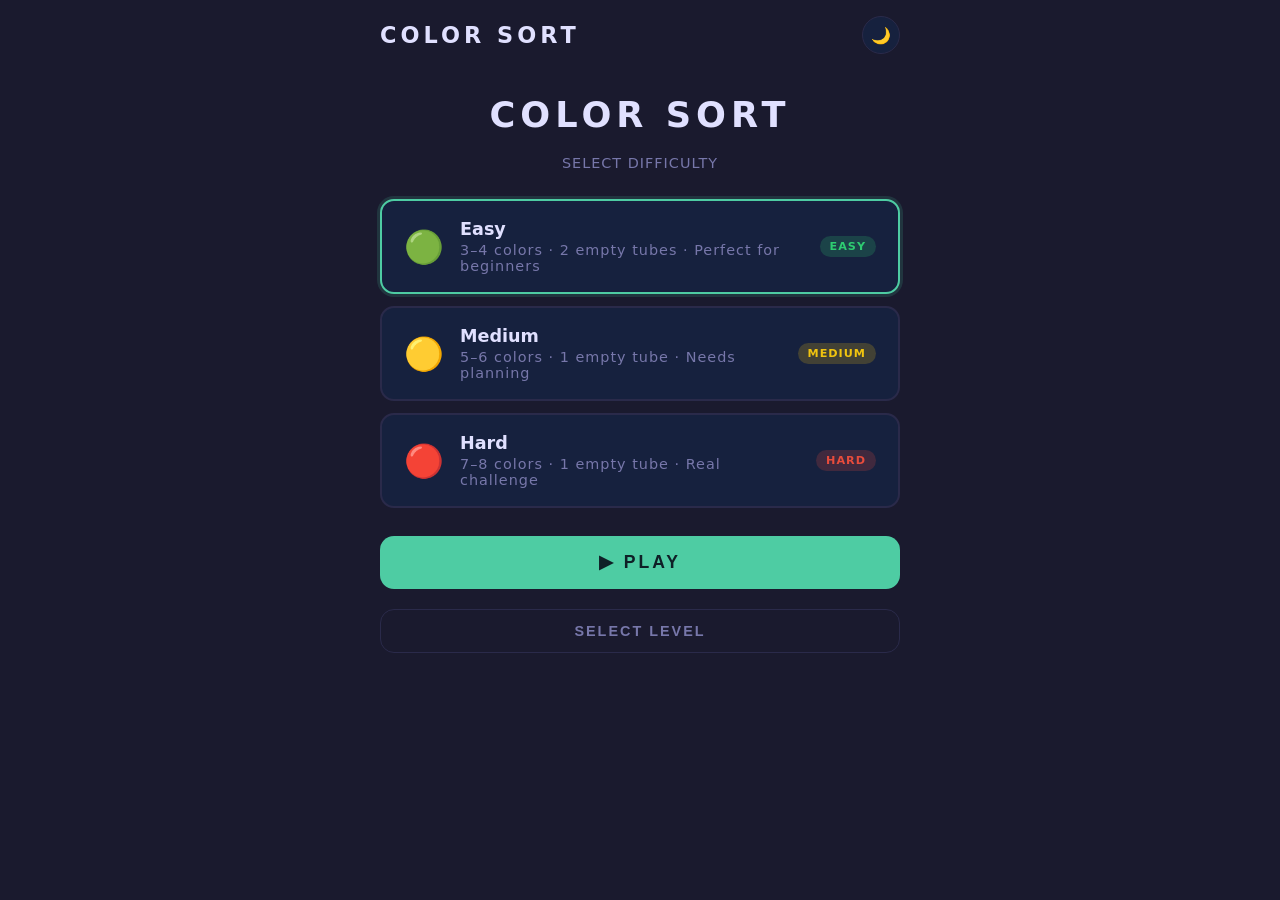
<file: color-sort-game/index.html>
<!DOCTYPE html>
<html lang="en" data-theme="dark">
<head>
  <meta charset="UTF-8" />
  <meta name="viewport" content="width=device-width, initial-scale=1.0, user-scalable=no" />
  <title>Color Sort Puzzle</title>
  <style>
    /* ── THEME VARIABLES ─────────────────────────────── */
    :root {
      --bg:        #1a1a2e;
      --surface:   #16213e;
      --surface2:  #0f3460;
      --border:    #2a2a4a;
      --text:      #e0e0ff;
      --subtext:   #7777aa;
      --accent:    #4ecca3;
      --tube-bg:   rgba(255,255,255,0.04);
      --tube-border: #3a3a6a;
      --btn-bg:    #16213e;
      --btn-text:  #aaa;
      --shadow:    rgba(0,0,0,0.4);
      --overlay:   rgba(0,0,0,0.88);
    }
    [data-theme="light"] {
      --bg:        #f0f4ff;
      --surface:   #ffffff;
      --surface2:  #e0e8ff;
      --border:    #c0c8e8;
      --text:      #1a1a3e;
      --subtext:   #6666aa;
      --accent:    #2aaa83;
      --tube-bg:   rgba(0,0,0,0.04);
      --tube-border: #aab0d8;
      --btn-bg:    #e0e8ff;
      --btn-text:  #333;
      --shadow:    rgba(0,0,0,0.15);
      --overlay:   rgba(255,255,255,0.92);
    }

    /* ── RESET & BASE ────────────────────────────────── */
    *, *::before, *::after { margin: 0; padding: 0; box-sizing: border-box; }

    body {
      background: var(--bg);
      color: var(--text);
      font-family: 'Segoe UI', system-ui, sans-serif;
      min-height: 100vh;
      display: flex;
      flex-direction: column;
      align-items: center;
      transition: background 0.3s, color 0.3s;
      overflow-x: hidden;
    }

    /* ── TOP BAR ─────────────────────────────────────── */
    #top-bar {
      width: 100%;
      max-width: 560px;
      display: flex;
      align-items: center;
      justify-content: space-between;
      padding: 16px 20px 0;
    }

    #top-bar h1 {
      font-size: 1.4rem;
      letter-spacing: 4px;
      font-weight: 800;
      text-transform: uppercase;
    }

    .icon-btn {
      background: var(--btn-bg);
      border: 1px solid var(--border);
      color: var(--text);
      width: 38px; height: 38px;
      border-radius: 50%;
      font-size: 1rem;
      cursor: pointer;
      display: flex; align-items: center; justify-content: center;
      transition: background 0.2s, transform 0.1s;
    }
    .icon-btn:active { transform: scale(0.92); }

    /* ── SCREENS ─────────────────────────────────────── */
    .screen {
      display: none;
      flex-direction: column;
      align-items: center;
      width: 100%;
      max-width: 560px;
      padding: 16px 20px 32px;
    }
    .screen.active { display: flex; }

    /* ── HOME / DIFFICULTY SELECT ────────────────────── */
    #screen-home {
      gap: 20px;
      padding-top: 40px;
    }

    #screen-home h2 {
      font-size: 2.2rem;
      letter-spacing: 5px;
      font-weight: 900;
    }

    #screen-home p {
      color: var(--subtext);
      font-size: 0.9rem;
      letter-spacing: 1px;
    }

    .diff-cards {
      display: flex;
      flex-direction: column;
      gap: 12px;
      width: 100%;
      margin-top: 8px;
    }

    .diff-card {
      background: var(--surface);
      border: 2px solid var(--border);
      border-radius: 14px;
      padding: 18px 22px;
      cursor: pointer;
      transition: border-color 0.2s, transform 0.15s, box-shadow 0.2s;
      display: flex;
      align-items: center;
      gap: 16px;
    }
    .diff-card:hover, .diff-card.selected {
      border-color: var(--accent);
      box-shadow: 0 0 0 3px rgba(78,204,163,0.15);
    }
    .diff-card:active { transform: scale(0.98); }

    .diff-icon { font-size: 2rem; }

    .diff-info { flex: 1; }
    .diff-info h3 { font-size: 1.1rem; margin-bottom: 3px; }
    .diff-info p  { font-size: 0.78rem; color: var(--subtext); }

    .diff-badge {
      font-size: 0.7rem;
      font-weight: 700;
      padding: 4px 10px;
      border-radius: 20px;
      letter-spacing: 1px;
    }
    .badge-easy   { background: #2ecc7133; color: #2ecc71; }
    .badge-medium { background: #f1c40f33; color: #f1c40f; }
    .badge-hard   { background: #e74c3c33; color: #e74c3c; }

    #btn-play {
      margin-top: 8px;
      width: 100%;
      padding: 16px;
      border: none;
      border-radius: 14px;
      background: var(--accent);
      color: #0f2027;
      font-size: 1.1rem;
      font-weight: 800;
      letter-spacing: 3px;
      cursor: pointer;
      transition: opacity 0.2s, transform 0.1s;
    }
    #btn-play:active { transform: scale(0.97); }

    #btn-levels-home {
      width: 100%;
      padding: 13px;
      border: 1.5px solid var(--border);
      border-radius: 14px;
      background: transparent;
      color: var(--subtext);
      font-size: 0.9rem;
      font-weight: 600;
      letter-spacing: 2px;
      cursor: pointer;
      transition: border-color 0.2s;
    }
    #btn-levels-home:hover { border-color: var(--accent); color: var(--text); }

    /* ── LEVEL SELECT ────────────────────────────────── */
    #screen-levels { gap: 16px; }

    #screen-levels h2 {
      font-size: 1.3rem;
      letter-spacing: 3px;
      margin-top: 8px;
    }

    .level-grid {
      display: grid;
      grid-template-columns: repeat(5, 1fr);
      gap: 10px;
      width: 100%;
    }

    .level-cell {
      aspect-ratio: 1;
      border-radius: 12px;
      border: 2px solid var(--border);
      background: var(--surface);
      display: flex;
      flex-direction: column;
      align-items: center;
      justify-content: center;
      cursor: pointer;
      transition: border-color 0.2s, transform 0.15s;
      font-weight: 700;
      font-size: 1rem;
      position: relative;
    }
    .level-cell:hover:not(.locked) { border-color: var(--accent); transform: scale(1.05); }
    .level-cell.locked { opacity: 0.35; cursor: not-allowed; }
    .level-cell.completed { border-color: var(--accent); }
    .level-cell.completed::after {
      content: '✓';
      position: absolute;
      top: 3px; right: 6px;
      font-size: 0.65rem;
      color: var(--accent);
    }

    .level-best {
      font-size: 0.55rem;
      color: var(--subtext);
      margin-top: 2px;
    }

    #btn-back-home {
      width: 100%;
      padding: 13px;
      border: 1.5px solid var(--border);
      border-radius: 14px;
      background: transparent;
      color: var(--subtext);
      font-size: 0.9rem;
      font-weight: 600;
      letter-spacing: 2px;
      cursor: pointer;
    }

    /* ── GAME SCREEN ─────────────────────────────────── */
    #screen-game { gap: 0; padding-top: 12px; }

    #game-meta {
      width: 100%;
      display: flex;
      justify-content: space-between;
      align-items: center;
      padding: 0 4px;
      margin-bottom: 20px;
    }

    .meta-pill {
      background: var(--surface);
      border: 1px solid var(--border);
      border-radius: 20px;
      padding: 6px 14px;
      font-size: 0.78rem;
      letter-spacing: 1px;
      color: var(--subtext);
    }
    .meta-pill span { color: var(--text); font-weight: 700; }

    /* ── TUBES ───────────────────────────────────────── */
    #game-board {
      display: flex;
      flex-wrap: wrap;
      justify-content: center;
      gap: 14px;
      width: 100%;
      padding: 8px 4px;
    }

    .tube-wrapper {
      display: flex;
      flex-direction: column;
      align-items: center;
      cursor: pointer;
      position: relative;
    }

    /* Open top rim */
    .tube-top {
      width: 46px;
      height: 10px;
      border-left: 3px solid var(--tube-border);
      border-right: 3px solid var(--tube-border);
      background: transparent;
      transition: border-color 0.15s;
    }

    .tube {
      width: 46px;
      height: 160px;
      border: 3px solid var(--tube-border);
      border-top: none;
      border-radius: 0 0 23px 23px;
      display: flex;
      flex-direction: column-reverse;
      overflow: hidden;
      background: var(--tube-bg);
      transition: border-color 0.15s;
      position: relative;
    }

    .tube-wrapper.selected .tube,
    .tube-wrapper.selected .tube-top {
      border-color: #ffffff;
    }
    [data-theme="light"] .tube-wrapper.selected .tube,
    [data-theme="light"] .tube-wrapper.selected .tube-top {
      border-color: #1a1a3e;
    }

    .tube-wrapper.selected {
      transform: translateY(-14px);
      transition: transform 0.18s ease;
    }
    .tube-wrapper:not(.selected) {
      transform: translateY(0);
      transition: transform 0.18s ease;
    }

    .tube-wrapper.valid-target .tube,
    .tube-wrapper.valid-target .tube-top {
      border-color: var(--accent);
    }

    .block {
      width: 100%;
      height: 38px;
      flex-shrink: 0;
      transition: opacity 0.15s;
    }

    /* Pour animation */
    @keyframes pour-in {
      0%   { transform: scaleY(0); opacity: 0; }
      60%  { transform: scaleY(1.1); }
      100% { transform: scaleY(1); opacity: 1; }
    }
    .block.pour-anim {
      animation: pour-in 0.22s ease forwards;
      transform-origin: top;
    }

    /* ── GAME BUTTONS ────────────────────────────────── */
    #game-buttons {
      display: flex;
      gap: 10px;
      margin-top: 28px;
      width: 100%;
      justify-content: center;
    }

    .game-btn {
      padding: 10px 22px;
      border-radius: 10px;
      border: 1.5px solid var(--border);
      background: var(--btn-bg);
      color: var(--btn-text);
      font-size: 0.85rem;
      font-weight: 600;
      letter-spacing: 1px;
      cursor: pointer;
      transition: border-color 0.2s, transform 0.1s;
    }
    .game-btn:hover { border-color: var(--accent); }
    .game-btn:active { transform: scale(0.95); }

    #btn-back-game {
      padding: 10px 16px;
      border-radius: 10px;
      border: 1.5px solid var(--border);
      background: transparent;
      color: var(--subtext);
      font-size: 0.85rem;
      cursor: pointer;
      transition: border-color 0.2s;
    }

    /* ── WIN OVERLAY ─────────────────────────────────── */
    #win-screen {
      display: none;
      position: fixed;
      inset: 0;
      background: var(--overlay);
      flex-direction: column;
      align-items: center;
      justify-content: center;
      gap: 14px;
      z-index: 200;
    }
    #win-screen.show { display: flex; }

    #win-screen .win-emoji { font-size: 3.5rem; }

    #win-screen h2 {
      font-size: 2rem;
      letter-spacing: 5px;
      color: var(--accent);
    }

    .win-stats {
      display: flex;
      gap: 24px;
    }

    .win-stat {
      background: var(--surface);
      border: 1px solid var(--border);
      border-radius: 12px;
      padding: 12px 20px;
      text-align: center;
    }
    .win-stat .stat-val { font-size: 1.4rem; font-weight: 800; color: var(--accent); }
    .win-stat .stat-label { font-size: 0.7rem; color: var(--subtext); letter-spacing: 1px; }

    .win-buttons { display: flex; gap: 10px; margin-top: 8px; }

    #btn-next {
      padding: 14px 32px;
      border: none;
      border-radius: 12px;
      background: var(--accent);
      color: #0f2027;
      font-size: 1rem;
      font-weight: 800;
      letter-spacing: 2px;
      cursor: pointer;
      transition: opacity 0.2s;
    }
    #btn-next:hover { opacity: 0.85; }

    #btn-retry {
      padding: 14px 20px;
      border: 1.5px solid var(--border);
      border-radius: 12px;
      background: transparent;
      color: var(--subtext);
      font-size: 1rem;
      font-weight: 600;
      cursor: pointer;
    }

    /* ── DIFF INDICATOR IN GAME ──────────────────────── */
    .diff-dot {
      width: 8px; height: 8px;
      border-radius: 50%;
      display: inline-block;
      margin-right: 5px;
    }
    .dot-easy   { background: #2ecc71; }
    .dot-medium { background: #f1c40f; }
    .dot-hard   { background: #e74c3c; }

    /* ── RESPONSIVE ──────────────────────────────────── */
    @media (max-width: 400px) {
      .tube { width: 40px; height: 144px; }
      .tube-top { width: 40px; }
      .block { height: 34px; }
      #game-board { gap: 10px; }
    }
  </style>
</head>
<body>

  <!-- TOP BAR (always visible) -->
  <div id="top-bar">
    <h1>Color Sort</h1>
    <div style="display:flex;gap:8px;">
      <button class="icon-btn" id="btn-theme" title="Toggle theme">🌙</button>
    </div>
  </div>

  <!-- ── SCREEN: HOME ── -->
  <div class="screen active" id="screen-home">
    <h2>COLOR SORT</h2>
    <p>SELECT DIFFICULTY</p>

    <div class="diff-cards">
      <div class="diff-card selected" data-diff="easy">
        <div class="diff-icon">🟢</div>
        <div class="diff-info">
          <h3>Easy</h3>
          <p>3–4 colors · 2 empty tubes · Perfect for beginners</p>
        </div>
        <span class="diff-badge badge-easy">EASY</span>
      </div>
      <div class="diff-card" data-diff="medium">
        <div class="diff-icon">🟡</div>
        <div class="diff-info">
          <h3>Medium</h3>
          <p>5–6 colors · 1 empty tube · Needs planning</p>
        </div>
        <span class="diff-badge badge-medium">MEDIUM</span>
      </div>
      <div class="diff-card" data-diff="hard">
        <div class="diff-icon">🔴</div>
        <div class="diff-info">
          <h3>Hard</h3>
          <p>7–8 colors · 1 empty tube · Real challenge</p>
        </div>
        <span class="diff-badge badge-hard">HARD</span>
      </div>
    </div>

    <button id="btn-play">▶ PLAY</button>
    <button id="btn-levels-home">SELECT LEVEL</button>
  </div>

  <!-- ── SCREEN: LEVEL SELECT ── -->
  <div class="screen" id="screen-levels">
    <h2>SELECT LEVEL</h2>
    <div class="level-grid" id="level-grid"></div>
    <button id="btn-back-home">← BACK</button>
  </div>

  <!-- ── SCREEN: GAME ── -->
  <div class="screen" id="screen-game">
    <div id="game-meta">
      <div class="meta-pill">LV <span id="meta-level">1</span></div>
      <div class="meta-pill">
        <span class="diff-dot" id="diff-dot"></span><span id="meta-diff">EASY</span>
      </div>
      <div class="meta-pill">MOVES <span id="meta-moves">0</span></div>
      <div class="meta-pill">BEST <span id="meta-best">–</span></div>
    </div>

    <div id="game-board"></div>

    <div id="game-buttons">
      <button id="btn-back-game">⬅</button>
      <button class="game-btn" id="btn-undo">↩ UNDO</button>
      <button class="game-btn" id="btn-restart">↺ RESTART</button>
    </div>
  </div>

  <!-- ── WIN OVERLAY ── -->
  <div id="win-screen">
    <div class="win-emoji">🎉</div>
    <h2>SOLVED!</h2>
    <div class="win-stats">
      <div class="win-stat">
        <div class="stat-val" id="win-moves">0</div>
        <div class="stat-label">MOVES</div>
      </div>
      <div class="win-stat">
        <div class="stat-val" id="win-best">–</div>
        <div class="stat-label">BEST</div>
      </div>
    </div>
    <div class="win-buttons">
      <button id="btn-retry">↺ RETRY</button>
      <button id="btn-next">NEXT →</button>
    </div>
  </div>

<script>
// ── AUDIO (Web Audio API — no files needed) ──────────────
const AC = new (window.AudioContext || window.webkitAudioContext)();

function playTone(freq, type='sine', dur=0.08, vol=0.18) {
  try {
    const o = AC.createOscillator();
    const g = AC.createGain();
    o.connect(g); g.connect(AC.destination);
    o.type = type; o.frequency.value = freq;
    g.gain.setValueAtTime(vol, AC.currentTime);
    g.gain.exponentialRampToValueAtTime(0.001, AC.currentTime + dur);
    o.start(); o.stop(AC.currentTime + dur);
  } catch(e) {}
}

function sfxSelect()  { playTone(520, 'sine', 0.07, 0.12); }
function sfxPour()    { playTone(440, 'triangle', 0.12, 0.15); playTone(480, 'triangle', 0.1, 0.1); }
function sfxError()   { playTone(220, 'sawtooth', 0.1, 0.12); }
function sfxWin()     {
  [523,659,784,1047].forEach((f,i) =>
    setTimeout(() => playTone(f, 'sine', 0.18, 0.2), i * 120));
}

// Resume AudioContext on first interaction
document.addEventListener('click', () => { if(AC.state === 'suspended') AC.resume(); }, { once: true });

// ── COLORS ───────────────────────────────────────────────
const COLORS = {
  red:    '#e74c3c', blue:   '#3498db', green:  '#2ecc71',
  yellow: '#f1c40f', purple: '#9b59b6', orange: '#e67e22',
  pink:   '#e91e8c', teal:   '#1abc9c',
};
const COLOR_KEYS = Object.keys(COLORS);

// ── DIFFICULTY CONFIGS ────────────────────────────────────
const DIFF = {
  easy:   { label: 'EASY',   dot: 'dot-easy',   levels: 20, configs: [
    { colors:3,tubeSize:4,extra:2 },{ colors:3,tubeSize:4,extra:2 },
    { colors:4,tubeSize:4,extra:2 },{ colors:4,tubeSize:4,extra:2 },
    { colors:4,tubeSize:4,extra:2 },{ colors:4,tubeSize:4,extra:2 },
    { colors:4,tubeSize:4,extra:2 },{ colors:4,tubeSize:4,extra:2 },
  ]},
  medium: { label: 'MEDIUM', dot: 'dot-medium', levels: 20, configs: [
    { colors:4,tubeSize:4,extra:1 },{ colors:5,tubeSize:4,extra:1 },
    { colors:5,tubeSize:4,extra:1 },{ colors:6,tubeSize:4,extra:1 },
    { colors:6,tubeSize:4,extra:1 },{ colors:6,tubeSize:4,extra:1 },
  ]},
  hard:   { label: 'HARD',   dot: 'dot-hard',   levels: 20, configs: [
    { colors:6,tubeSize:4,extra:1 },{ colors:7,tubeSize:4,extra:1 },
    { colors:7,tubeSize:4,extra:1 },{ colors:8,tubeSize:4,extra:1 },
    { colors:8,tubeSize:4,extra:1 },{ colors:8,tubeSize:4,extra:1 },
  ]},
};

// ── STATE ─────────────────────────────────────────────────
let difficulty   = 'easy';
let currentLevel = 1;
let tubes        = [];
let TUBE_SIZE    = 4;
let selectedIdx  = null;
let moves        = 0;
let history      = [];

// ── STORAGE ───────────────────────────────────────────────
function storageKey(diff, lvl) { return `cs_${diff}_${lvl}`; }

function getBest(diff, lvl) {
  return parseInt(localStorage.getItem(storageKey(diff, lvl))) || null;
}

function setBest(diff, lvl, val) {
  const cur = getBest(diff, lvl);
  if (!cur || val < cur) localStorage.setItem(storageKey(diff, lvl), val);
}

function isUnlocked(diff, lvl) {
  if (lvl === 1) return true;
  return getBest(diff, lvl - 1) !== null;
}

// ── THEME ─────────────────────────────────────────────────
let theme = localStorage.getItem('cs_theme') || 'dark';
applyTheme(theme);

function applyTheme(t) {
  theme = t;
  document.documentElement.setAttribute('data-theme', t);
  document.getElementById('btn-theme').textContent = t === 'dark' ? '🌙' : '☀️';
  localStorage.setItem('cs_theme', t);
}

document.getElementById('btn-theme').addEventListener('click', () => {
  applyTheme(theme === 'dark' ? 'light' : 'dark');
});

// ── SCREEN NAVIGATION ─────────────────────────────────────
function showScreen(id) {
  document.querySelectorAll('.screen').forEach(s => s.classList.remove('active'));
  document.getElementById(id).classList.add('active');
}

// ── DIFFICULTY SELECTION ──────────────────────────────────
document.querySelectorAll('.diff-card').forEach(card => {
  card.addEventListener('click', () => {
    document.querySelectorAll('.diff-card').forEach(c => c.classList.remove('selected'));
    card.classList.add('selected');
    difficulty = card.dataset.diff;
    sfxSelect();
  });
});

document.getElementById('btn-play').addEventListener('click', () => {
  currentLevel = 1;
  startLevel(currentLevel);
});

// ── LEVEL SELECT ──────────────────────────────────────────
document.getElementById('btn-levels-home').addEventListener('click', () => {
  renderLevelGrid();
  showScreen('screen-levels');
});

document.getElementById('btn-back-home').addEventListener('click', () => {
  showScreen('screen-home');
});

function renderLevelGrid() {
  const grid = document.getElementById('level-grid');
  grid.innerHTML = '';
  const total = DIFF[difficulty].levels;

  for (let i = 1; i <= total; i++) {
    const cell = document.createElement('div');
    cell.className = 'level-cell';
    const unlocked = isUnlocked(difficulty, i);
    const best     = getBest(difficulty, i);

    if (!unlocked) cell.classList.add('locked');
    if (best)      cell.classList.add('completed');

    cell.innerHTML = `
      ${unlocked ? i : '🔒'}
      ${best ? `<div class="level-best">⭐ ${best}</div>` : ''}
    `;

    if (unlocked) {
      cell.addEventListener('click', () => {
        sfxSelect();
        currentLevel = i;
        startLevel(i);
      });
    }
    grid.appendChild(cell);
  }
}

// ── LEVEL GENERATION ──────────────────────────────────────
function getLevelConfig(lvl) {
  const cfgs = DIFF[difficulty].configs;
  return cfgs[Math.min(lvl - 1, cfgs.length - 1)];
}

function generateLevel(lvl) {
  const cfg = getLevelConfig(lvl);
  const { colors, tubeSize, extra } = cfg;
  let all = [];
  for (let i = 0; i < colors; i++)
    for (let j = 0; j < tubeSize; j++)
      all.push(COLOR_KEYS[i]);
  all = shuffle(all);
  const result = [];
  for (let i = 0; i < colors; i++)
    result.push(all.slice(i * tubeSize, (i + 1) * tubeSize));
  for (let i = 0; i < extra; i++)
    result.push([]);
  return { tubes: result, tubeSize };
}

function shuffle(arr) {
  const a = [...arr];
  for (let i = a.length - 1; i > 0; i--) {
    const j = Math.floor(Math.random() * (i + 1));
    [a[i], a[j]] = [a[j], a[i]];
  }
  return a;
}

// ── START LEVEL ───────────────────────────────────────────
function startLevel(lvl) {
  const gen = generateLevel(lvl);
  tubes      = gen.tubes;
  TUBE_SIZE  = gen.tubeSize;
  selectedIdx = null;
  moves       = 0;
  history     = [];

  const d = DIFF[difficulty];
  document.getElementById('meta-level').textContent = lvl;
  document.getElementById('meta-diff').textContent  = d.label;
  document.getElementById('diff-dot').className     = `diff-dot ${d.dot}`;
  document.getElementById('meta-moves').textContent = 0;

  const best = getBest(difficulty, lvl);
  document.getElementById('meta-best').textContent = best || '–';

  document.getElementById('win-screen').classList.remove('show');
  showScreen('screen-game');
  render();
}

// ── LOGIC ─────────────────────────────────────────────────
function topColor(tube) { return tube.length ? tube[tube.length - 1] : null; }

function canPour(from, to) {
  if (!from.length)           return false;
  if (to.length >= TUBE_SIZE) return false;
  if (!to.length)             return true;
  return topColor(from) === topColor(to);
}

function pour(fromIdx, toIdx) {
  const from = tubes[fromIdx], to = tubes[toIdx];
  if (!canPour(from, to)) return false;
  history.push(tubes.map(t => [...t]));
  const color = topColor(from);
  while (from.length && topColor(from) === color && to.length < TUBE_SIZE)
    to.push(from.pop());
  moves++;
  document.getElementById('meta-moves').textContent = moves;
  return true;
}

function isSolved(tube) {
  if (!tube.length) return true;
  if (tube.length !== TUBE_SIZE) return false;
  return tube.every(c => c === tube[0]);
}

function checkWin() { return tubes.every(isSolved); }

// ── RENDER ────────────────────────────────────────────────
function render(animToIdx = null) {
  const board = document.getElementById('game-board');
  board.innerHTML = '';

  tubes.forEach((tube, idx) => {
    const wrapper = document.createElement('div');
    wrapper.className = 'tube-wrapper';
    if (idx === selectedIdx)                                        wrapper.classList.add('selected');
    else if (selectedIdx !== null && canPour(tubes[selectedIdx], tube)) wrapper.classList.add('valid-target');

    // Open top rim
    const top = document.createElement('div');
    top.className = 'tube-top';
    wrapper.appendChild(top);

    // Tube body
    const tubeEl = document.createElement('div');
    tubeEl.className = 'tube';

    tube.forEach((color, bi) => {
      const block = document.createElement('div');
      block.className = 'block';
      if (idx === animToIdx && bi >= tube.length - 1) block.classList.add('pour-anim');
      block.style.background = COLORS[color];
      tubeEl.appendChild(block);
    });

    wrapper.appendChild(tubeEl);
    wrapper.addEventListener('click', () => handleClick(idx));
    board.appendChild(wrapper);
  });
}

// ── INPUT ─────────────────────────────────────────────────
function handleClick(idx) {
  if (selectedIdx === null) {
    if (tubes[idx].length) { selectedIdx = idx; sfxSelect(); render(); }
  } else if (idx === selectedIdx) {
    selectedIdx = null; render();
  } else if (canPour(tubes[selectedIdx], tubes[idx])) {
    const toIdx = idx;
    pour(selectedIdx, toIdx);
    selectedIdx = null;
    sfxPour();
    render(toIdx);
    if (checkWin()) setTimeout(showWin, 350);
  } else {
    sfxError();
    if (tubes[idx].length) { selectedIdx = idx; render(); }
    else { selectedIdx = null; render(); }
  }
}

// ── WIN ───────────────────────────────────────────────────
function showWin() {
  setBest(difficulty, currentLevel, moves);
  const best = getBest(difficulty, currentLevel);
  document.getElementById('win-moves').textContent = moves;
  document.getElementById('win-best').textContent  = best || moves;
  document.getElementById('win-screen').classList.add('show');
  sfxWin();
}

// ── BUTTONS ───────────────────────────────────────────────
document.getElementById('btn-undo').addEventListener('click', () => {
  if (!history.length) return;
  tubes = history.pop();
  moves = Math.max(0, moves - 1);
  selectedIdx = null;
  document.getElementById('meta-moves').textContent = moves;
  sfxSelect();
  render();
});

document.getElementById('btn-restart').addEventListener('click', () => {
  sfxSelect();
  startLevel(currentLevel);
});

document.getElementById('btn-back-game').addEventListener('click', () => {
  selectedIdx = null;
  showScreen('screen-home');
});

document.getElementById('btn-next').addEventListener('click', () => {
  document.getElementById('win-screen').classList.remove('show');
  const maxLevels = DIFF[difficulty].levels;
  if (currentLevel < maxLevels) {
    currentLevel++;
    startLevel(currentLevel);
  } else {
    showScreen('screen-home');
  }
});

document.getElementById('btn-retry').addEventListener('click', () => {
  document.getElementById('win-screen').classList.remove('show');
  startLevel(currentLevel);
});
</script>
</body>
</html>
</file>
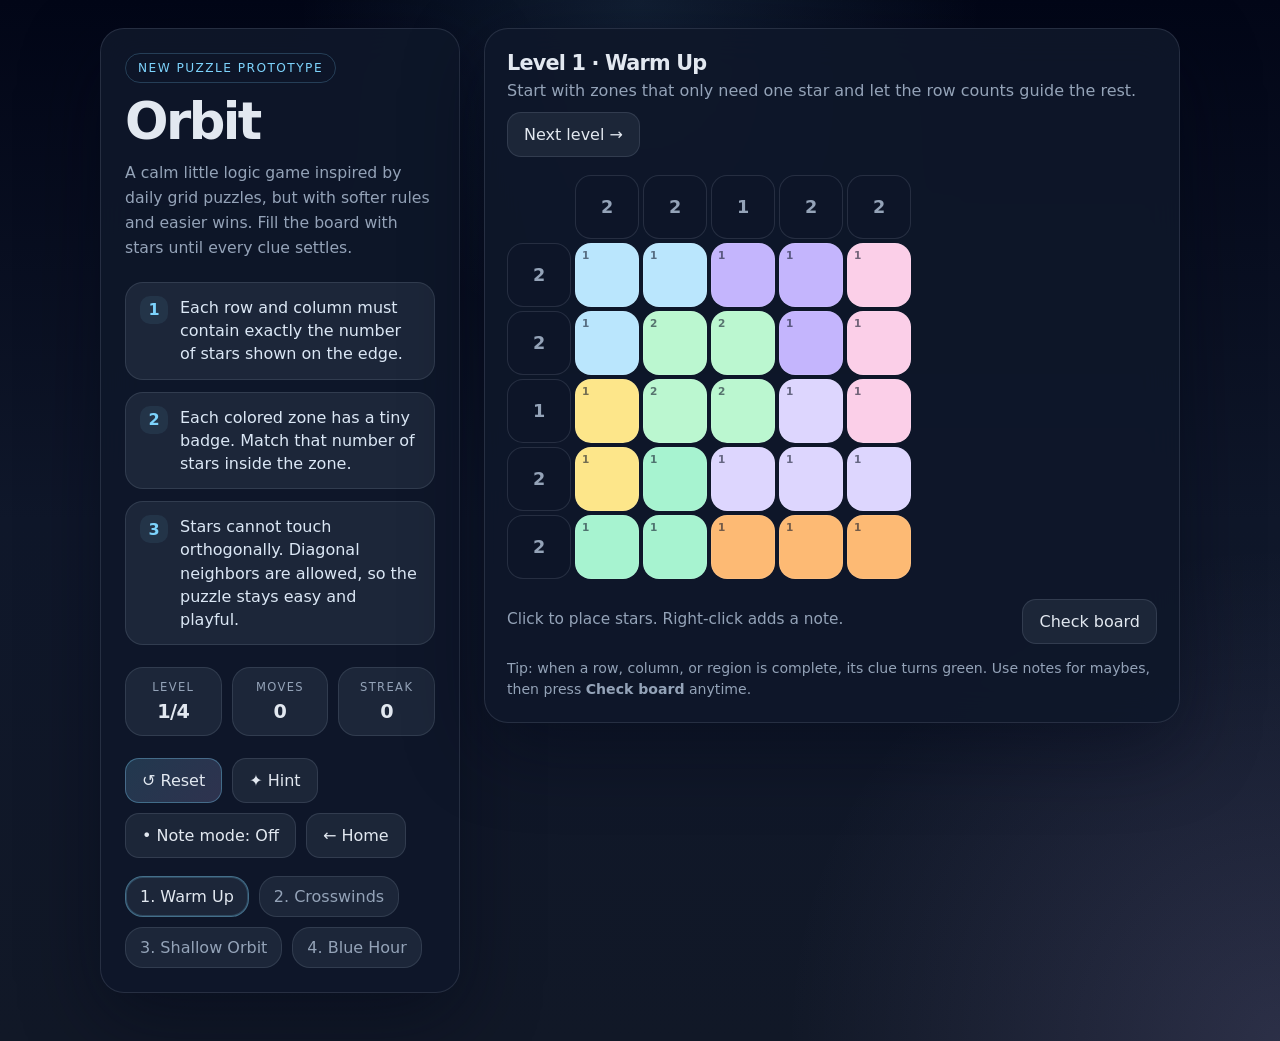
<file: orbit-puzzle/index.html>
<!DOCTYPE html>
<html lang="en">
<head>
  <meta charset="UTF-8" />
  <meta name="viewport" content="width=device-width, initial-scale=1.0" />
  <title>Orbit — a calm logic puzzle</title>
  <style>
    :root {
      --bg: #0b1020;
      --panel: rgba(15, 23, 42, 0.92);
      --panel-2: rgba(30, 41, 59, 0.92);
      --line: rgba(148, 163, 184, 0.18);
      --text: #e2e8f0;
      --muted: #94a3b8;
      --accent: #7dd3fc;
      --accent-2: #c4b5fd;
      --good: #86efac;
      --bad: #fda4af;
      --shadow: 0 24px 80px rgba(2, 6, 23, 0.45);
      --cell-size: min(11vw, 64px);
    }

    * { box-sizing: border-box; }
    body {
      margin: 0;
      font-family: Inter, ui-sans-serif, system-ui, -apple-system, BlinkMacSystemFont, "Segoe UI", sans-serif;
      background:
        radial-gradient(circle at top, rgba(125, 211, 252, 0.12), transparent 28%),
        radial-gradient(circle at bottom right, rgba(196, 181, 253, 0.15), transparent 30%),
        linear-gradient(180deg, #020617, #0f172a 50%, #111827);
      color: var(--text);
      min-height: 100vh;
      padding: 28px 16px 48px;
    }

    .shell {
      max-width: 1080px;
      margin: 0 auto;
      display: grid;
      grid-template-columns: minmax(0, 360px) minmax(0, 1fr);
      gap: 24px;
      align-items: start;
    }

    .panel {
      background: var(--panel);
      border: 1px solid var(--line);
      border-radius: 24px;
      box-shadow: var(--shadow);
      backdrop-filter: blur(18px);
    }

    .sidebar {
      padding: 24px;
      position: sticky;
      top: 24px;
    }

    .eyebrow {
      display: inline-flex;
      align-items: center;
      gap: 8px;
      padding: 7px 12px;
      border-radius: 999px;
      border: 1px solid rgba(125, 211, 252, 0.22);
      color: var(--accent);
      font-size: 0.76rem;
      letter-spacing: 0.12em;
      text-transform: uppercase;
      margin-bottom: 14px;
    }

    h1 {
      margin: 0;
      font-size: clamp(2rem, 4vw, 3.2rem);
      line-height: 0.95;
      letter-spacing: -0.05em;
    }

    .subtitle {
      margin: 14px 0 22px;
      color: var(--muted);
      line-height: 1.6;
      font-size: 0.98rem;
    }

    .rule-list {
      display: grid;
      gap: 12px;
      margin: 0 0 22px;
      padding: 0;
      list-style: none;
    }

    .rule-list li,
    .stat,
    .level-chip {
      background: var(--panel-2);
      border: 1px solid var(--line);
      border-radius: 18px;
    }

    .rule-list li {
      padding: 13px 14px;
      display: grid;
      grid-template-columns: 28px 1fr;
      gap: 12px;
      color: #dbe7f5;
      line-height: 1.45;
    }

    .rule-icon {
      width: 28px;
      height: 28px;
      display: grid;
      place-items: center;
      border-radius: 10px;
      background: rgba(125, 211, 252, 0.08);
      color: var(--accent);
      font-weight: 700;
    }

    .stats {
      display: grid;
      grid-template-columns: repeat(3, minmax(0, 1fr));
      gap: 10px;
      margin-bottom: 22px;
    }

    .stat {
      padding: 12px;
      text-align: center;
    }

    .stat-label {
      display: block;
      color: var(--muted);
      font-size: 0.72rem;
      letter-spacing: 0.12em;
      text-transform: uppercase;
      margin-bottom: 6px;
    }

    .stat strong {
      font-size: 1.2rem;
      letter-spacing: -0.03em;
    }

    .controls,
    .level-strip {
      display: flex;
      flex-wrap: wrap;
      gap: 10px;
    }

    button,
    a.link-btn {
      border: 1px solid var(--line);
      background: rgba(30, 41, 59, 0.9);
      color: var(--text);
      border-radius: 14px;
      padding: 12px 16px;
      font: inherit;
      cursor: pointer;
      transition: transform 0.15s ease, border-color 0.15s ease, background 0.15s ease;
      text-decoration: none;
      display: inline-flex;
      align-items: center;
      justify-content: center;
      gap: 8px;
    }

    button:hover,
    a.link-btn:hover {
      transform: translateY(-1px);
      border-color: rgba(125, 211, 252, 0.42);
    }

    .primary {
      background: linear-gradient(135deg, rgba(125, 211, 252, 0.18), rgba(196, 181, 253, 0.18));
      border-color: rgba(125, 211, 252, 0.34);
    }

    .level-strip {
      margin-top: 18px;
    }

    .level-chip {
      padding: 10px 14px;
      cursor: pointer;
      color: var(--muted);
    }

    .level-chip.active {
      color: var(--text);
      border-color: rgba(125, 211, 252, 0.42);
      box-shadow: inset 0 0 0 1px rgba(125, 211, 252, 0.2);
    }

    .game {
      padding: 22px;
    }

    .topbar {
      display: flex;
      flex-wrap: wrap;
      justify-content: space-between;
      gap: 12px;
      align-items: center;
      margin-bottom: 18px;
    }

    .title-stack h2 {
      margin: 0 0 6px;
      font-size: 1.3rem;
      letter-spacing: -0.04em;
    }

    .title-stack p,
    .feedback,
    .legend {
      margin: 0;
      color: var(--muted);
    }

    .board-wrap {
      overflow-x: auto;
      padding-bottom: 4px;
    }

    .board {
      display: grid;
      grid-template-columns: auto repeat(var(--size), var(--cell-size));
      grid-template-rows: auto repeat(var(--size), var(--cell-size));
      gap: 4px;
      align-items: center;
      justify-content: start;
      min-width: fit-content;
      user-select: none;
      touch-action: manipulation;
    }

    .count {
      width: var(--cell-size);
      height: var(--cell-size);
      display: grid;
      place-items: center;
      border-radius: 16px;
      background: rgba(15, 23, 42, 0.78);
      border: 1px solid var(--line);
      color: var(--muted);
      font-weight: 700;
      font-size: 1.1rem;
    }

    .count.done {
      color: var(--good);
      border-color: rgba(134, 239, 172, 0.3);
    }

    .corner {
      background: transparent;
      border: none;
    }

    .cell {
      position: relative;
      width: var(--cell-size);
      height: var(--cell-size);
      border: 1px solid rgba(255, 255, 255, 0.08);
      border-radius: 16px;
      display: grid;
      place-items: center;
      font-size: 1.1rem;
      font-weight: 700;
      color: rgba(15, 23, 42, 0.92);
      cursor: pointer;
      transition: transform 0.14s ease, box-shadow 0.14s ease, outline-color 0.14s ease;
      overflow: hidden;
    }

    .cell:hover {
      transform: translateY(-1px);
      box-shadow: inset 0 0 0 1px rgba(255,255,255,0.35);
    }

    .cell.active::after {
      content: "✦";
      font-size: 1.25rem;
      color: rgba(15, 23, 42, 0.92);
      text-shadow: 0 1px 0 rgba(255,255,255,0.12);
    }

    .cell.note::before {
      content: "•";
      font-size: 1.2rem;
      color: rgba(15, 23, 42, 0.48);
      transform: translateY(-1px);
    }

    .cell.hinted {
      box-shadow: inset 0 0 0 2px rgba(255,255,255,0.62);
    }

    .cell.invalid {
      animation: bump 0.22s ease;
      outline: 2px solid rgba(244, 114, 182, 0.55);
      outline-offset: -3px;
    }

    .region-badge {
      position: absolute;
      top: 5px;
      left: 6px;
      font-size: 0.66rem;
      font-weight: 800;
      color: rgba(15, 23, 42, 0.58);
      letter-spacing: 0.02em;
      pointer-events: none;
    }

    .meta-row {
      display: flex;
      flex-wrap: wrap;
      justify-content: space-between;
      gap: 12px;
      margin-top: 16px;
      align-items: center;
    }

    .feedback {
      min-height: 24px;
      font-size: 0.96rem;
    }

    .feedback.good { color: var(--good); }
    .feedback.bad { color: var(--bad); }

    .legend {
      font-size: 0.88rem;
      line-height: 1.5;
      margin-top: 14px;
    }

    .toast {
      margin-top: 18px;
      padding: 14px 16px;
      border-radius: 16px;
      background: linear-gradient(135deg, rgba(134, 239, 172, 0.16), rgba(125, 211, 252, 0.16));
      border: 1px solid rgba(134, 239, 172, 0.22);
      display: none;
    }

    .toast.show { display: block; }

    @keyframes bump {
      0% { transform: scale(1); }
      50% { transform: scale(0.96); }
      100% { transform: scale(1); }
    }

    @media (max-width: 900px) {
      .shell { grid-template-columns: 1fr; }
      .sidebar { position: static; }
    }
  </style>
</head>
<body>
  <main class="shell">
    <aside class="panel sidebar">
      <div class="eyebrow">New puzzle prototype</div>
      <h1>Orbit</h1>
      <p class="subtitle">
        A calm little logic game inspired by daily grid puzzles, but with softer rules and easier wins. Fill the board with stars until every clue settles.
      </p>

      <ul class="rule-list">
        <li><span class="rule-icon">1</span><span>Each row and column must contain exactly the number of stars shown on the edge.</span></li>
        <li><span class="rule-icon">2</span><span>Each colored zone has a tiny badge. Match that number of stars inside the zone.</span></li>
        <li><span class="rule-icon">3</span><span>Stars cannot touch orthogonally. Diagonal neighbors are allowed, so the puzzle stays easy and playful.</span></li>
      </ul>

      <div class="stats">
        <div class="stat"><span class="stat-label">Level</span><strong id="stat-level">1</strong></div>
        <div class="stat"><span class="stat-label">Moves</span><strong id="stat-moves">0</strong></div>
        <div class="stat"><span class="stat-label">Streak</span><strong id="stat-streak">0</strong></div>
      </div>

      <div class="controls">
        <button class="primary" id="btn-reset">↺ Reset</button>
        <button id="btn-hint">✦ Hint</button>
        <button id="btn-note">• Note mode: Off</button>
        <a class="link-btn" href="../">← Home</a>
      </div>

      <div class="level-strip" id="level-strip"></div>
    </aside>

    <section class="panel game">
      <div class="topbar">
        <div class="title-stack">
          <h2 id="level-title">Level 1 · Warm Up</h2>
          <p id="level-copy">Start with zones that only need one star and let the row counts guide the rest.</p>
        </div>
        <button id="btn-next">Next level →</button>
      </div>

      <div class="board-wrap">
        <div class="board" id="board"></div>
      </div>

      <div class="meta-row">
        <p class="feedback" id="feedback">Click to place stars. Right-click adds a note.</p>
        <button id="btn-check">Check board</button>
      </div>

      <p class="legend">
        Tip: when a row, column, or region is complete, its clue turns green. Use notes for maybes, then press <strong>Check board</strong> anytime.
      </p>

      <div class="toast" id="toast"></div>
    </section>
  </main>

  <script>
    const palettes = {
      A: '#bae6fd', B: '#c4b5fd', C: '#fbcfe8', D: '#bbf7d0', E: '#fde68a',
      F: '#fecaca', G: '#ddd6fe', H: '#a7f3d0', I: '#fdba74', J: '#bfdbfe',
      K: '#f9a8d4', L: '#86efac', M: '#fcd34d', N: '#93c5fd'
    };

    const levels = [
      {
        name: 'Warm Up',
        hint: 'Start with zones that only need one star and let the row counts guide the rest.',
        solution: [
          [1,0,0,1,0],
          [0,1,0,0,1],
          [0,0,1,0,0],
          [1,0,0,1,0],
          [0,1,0,0,1]
        ],
        regions: [
          ['A','A','B','B','C'],
          ['A','D','D','B','C'],
          ['E','D','D','G','C'],
          ['E','H','G','G','G'],
          ['H','H','I','I','I']
        ]
      },
      {
        name: 'Crosswinds',
        hint: 'Two-star regions are the anchors here. Lock those in first.',
        solution: [
          [1,0,1,0,0],
          [0,1,0,1,0],
          [1,0,0,0,1],
          [0,1,0,1,0],
          [0,0,1,0,1]
        ],
        regions: [
          ['A','A','B','B','C'],
          ['D','A','B','E','C'],
          ['D','F','E','E','C'],
          ['G','F','H','H','I'],
          ['G','G','G','I','I']
        ]
      },
      {
        name: 'Shallow Orbit',
        hint: 'Scan the 1-count columns first. They narrow the board quickly.',
        solution: [
          [1,0,0,1,0,0],
          [0,1,0,0,0,1],
          [0,0,1,0,1,0],
          [1,0,0,0,0,1],
          [0,0,1,0,1,0],
          [0,1,0,1,0,0]
        ],
        regions: [
          ['A','A','B','B','C','C'],
          ['A','D','D','B','E','C'],
          ['F','D','G','G','E','H'],
          ['F','F','I','G','J','H'],
          ['K','I','I','L','J','J'],
          ['K','K','L','L','L','J']
        ]
      },
      {
        name: 'Blue Hour',
        hint: 'The middle rows look busy, but the corner regions are the easiest entry point.',
        solution: [
          [0,1,0,0,1,0],
          [1,0,0,1,0,0],
          [0,0,1,0,0,1],
          [1,0,0,1,0,0],
          [0,1,0,0,0,1],
          [0,0,1,0,1,0]
        ],
        regions: [
          ['A','A','B','B','C','C'],
          ['D','A','E','B','C','C'],
          ['D','E','E','G','H','H'],
          ['I','I','J','G','H','H'],
          ['I','J','J','M','M','M'],
          ['I','L','L','L','M','M']
        ]
      }
    ];

    const boardEl = document.getElementById('board');
    const feedbackEl = document.getElementById('feedback');
    const toastEl = document.getElementById('toast');
    const levelStripEl = document.getElementById('level-strip');
    const statLevelEl = document.getElementById('stat-level');
    const statMovesEl = document.getElementById('stat-moves');
    const statStreakEl = document.getElementById('stat-streak');
    const levelTitleEl = document.getElementById('level-title');
    const levelCopyEl = document.getElementById('level-copy');
    const btnNote = document.getElementById('btn-note');

    let currentLevel = 0;
    let boardState = [];
    let moves = 0;
    let streak = 0;
    let noteMode = false;
    let hintedCell = null;

    function cloneGrid(grid, fill = 0) {
      return grid.map(row => row.map(() => fill));
    }

    function computeTargets(level) {
      const size = level.solution.length;
      const rowTargets = level.solution.map(row => row.reduce((a, b) => a + b, 0));
      const colTargets = Array.from({ length: size }, (_, col) => level.solution.reduce((sum, row) => sum + row[col], 0));
      const regionTargets = {};
      level.regions.forEach((row, r) => {
        row.forEach((region, c) => {
          regionTargets[region] = (regionTargets[region] || 0) + level.solution[r][c];
        });
      });
      return { rowTargets, colTargets, regionTargets };
    }

    function getLevelData(index) {
      const level = levels[index];
      return { ...level, ...computeTargets(level) };
    }

    function buildLevelStrip() {
      levelStripEl.innerHTML = '';
      levels.forEach((level, index) => {
        const chip = document.createElement('button');
        chip.className = `level-chip${index === currentLevel ? ' active' : ''}`;
        chip.textContent = `${index + 1}. ${level.name}`;
        chip.addEventListener('click', () => loadLevel(index));
        levelStripEl.appendChild(chip);
      });
    }

    function loadLevel(index) {
      currentLevel = index;
      moves = 0;
      hintedCell = null;
      boardState = cloneGrid(levels[index].solution, 0);
      statMovesEl.textContent = '0';
      render();
      setFeedback('Click to place stars. Right-click adds a note.', '');
      toastEl.className = 'toast';
      toastEl.textContent = '';
    }

    function setFeedback(message, tone = '') {
      feedbackEl.textContent = message;
      feedbackEl.className = `feedback${tone ? ` ${tone}` : ''}`;
    }

    function countPlacedInRow(row) {
      return boardState[row].filter(value => value === 1).length;
    }

    function countPlacedInCol(col) {
      return boardState.reduce((sum, row) => sum + (row[col] === 1 ? 1 : 0), 0);
    }

    function countPlacedInRegion(region) {
      const level = getLevelData(currentLevel);
      let total = 0;
      level.regions.forEach((row, r) => {
        row.forEach((value, c) => {
          if (value === region && boardState[r][c] === 1) total += 1;
        });
      });
      return total;
    }

    function cellHasOrthogonalNeighbor(row, col) {
      const deltas = [[1,0],[-1,0],[0,1],[0,-1]];
      return deltas.some(([dr, dc]) => boardState[row + dr]?.[col + dc] === 1);
    }

    function isSolved() {
      const level = getLevelData(currentLevel);
      const rowsOk = level.rowTargets.every((target, row) => countPlacedInRow(row) === target);
      const colsOk = level.colTargets.every((target, col) => countPlacedInCol(col) === target);
      const regionsOk = Object.entries(level.regionTargets).every(([region, target]) => countPlacedInRegion(region) === target);
      let adjacencyOk = true;
      boardState.forEach((row, r) => row.forEach((value, c) => {
        if (value === 1 && cellHasOrthogonalNeighbor(r, c)) adjacencyOk = false;
      }));
      return rowsOk && colsOk && regionsOk && adjacencyOk;
    }

    function invalidCells() {
      const bad = new Set();
      const level = getLevelData(currentLevel);

      level.rowTargets.forEach((target, row) => {
        if (countPlacedInRow(row) > target) {
          boardState[row].forEach((value, col) => value === 1 && bad.add(`${row}-${col}`));
        }
      });

      level.colTargets.forEach((target, col) => {
        if (countPlacedInCol(col) > target) {
          boardState.forEach((row, r) => row[col] === 1 && bad.add(`${r}-${col}`));
        }
      });

      Object.entries(level.regionTargets).forEach(([region, target]) => {
        if (countPlacedInRegion(region) > target) {
          level.regions.forEach((row, r) => row.forEach((value, c) => {
            if (value === region && boardState[r][c] === 1) bad.add(`${r}-${c}`);
          }));
        }
      });

      boardState.forEach((row, r) => row.forEach((value, c) => {
        if (value === 1 && cellHasOrthogonalNeighbor(r, c)) {
          bad.add(`${r}-${c}`);
          [[1,0],[-1,0],[0,1],[0,-1]].forEach(([dr, dc]) => {
            if (boardState[r + dr]?.[c + dc] === 1) bad.add(`${r + dr}-${c + dc}`);
          });
        }
      }));

      return bad;
    }

    function toggleCell(row, col, forceMode = null) {
      const current = boardState[row][col];
      const next = forceMode === 'note'
        ? (current === 2 ? 0 : 2)
        : (noteMode ? (current === 2 ? 0 : 2) : (current === 1 ? 0 : 1));
      boardState[row][col] = next;
      moves += 1;
      hintedCell = null;
      statMovesEl.textContent = String(moves);
      render();

      if (isSolved()) {
        streak += 1;
        statStreakEl.textContent = String(streak);
        setFeedback('Solved. Smooth orbit.', 'good');
        toastEl.className = 'toast show';
        toastEl.innerHTML = `<strong>Level cleared.</strong> You matched every row, column, and zone in ${moves} moves.`;
      } else {
        const bad = invalidCells();
        if (bad.size) {
          setFeedback('Something is off: at least one clue is overfilled or two stars are touching.', 'bad');
        } else {
          setFeedback('Looking good. Green clues are already satisfied.', '');
        }
      }
    }

    function revealHint() {
      const level = getLevelData(currentLevel);
      for (let r = 0; r < level.solution.length; r += 1) {
        for (let c = 0; c < level.solution.length; c += 1) {
          if (level.solution[r][c] === 1 && boardState[r][c] !== 1) {
            boardState[r][c] = 1;
            hintedCell = `${r}-${c}`;
            moves += 1;
            statMovesEl.textContent = String(moves);
            render();
            setFeedback(`Hint used: row ${r + 1}, column ${c + 1} holds a star.`, '');
            return;
          }
        }
      }
      setFeedback('No hint left to reveal on this board.', '');
    }

    function render() {
      const level = getLevelData(currentLevel);
      const size = level.solution.length;
      boardEl.innerHTML = '';
      boardEl.style.setProperty('--size', size);
      statLevelEl.textContent = `${currentLevel + 1}/${levels.length}`;
      levelTitleEl.textContent = `Level ${currentLevel + 1} · ${level.name}`;
      levelCopyEl.textContent = level.hint;
      buildLevelStrip();

      const invalid = invalidCells();

      const corner = document.createElement('div');
      corner.className = 'count corner';
      boardEl.appendChild(corner);

      level.colTargets.forEach((target, col) => {
        const el = document.createElement('div');
        el.className = `count${countPlacedInCol(col) === target ? ' done' : ''}`;
        el.textContent = target;
        boardEl.appendChild(el);
      });

      for (let r = 0; r < size; r += 1) {
        const rowCount = document.createElement('div');
        rowCount.className = `count${countPlacedInRow(r) === level.rowTargets[r] ? ' done' : ''}`;
        rowCount.textContent = level.rowTargets[r];
        boardEl.appendChild(rowCount);

        for (let c = 0; c < size; c += 1) {
          const region = level.regions[r][c];
          const regionDone = countPlacedInRegion(region) === level.regionTargets[region];
          const cell = document.createElement('button');
          cell.type = 'button';
          cell.className = 'cell';
          if (boardState[r][c] === 1) cell.classList.add('active');
          if (boardState[r][c] === 2) cell.classList.add('note');
          if (invalid.has(`${r}-${c}`)) cell.classList.add('invalid');
          if (hintedCell === `${r}-${c}`) cell.classList.add('hinted');
          cell.style.background = palettes[region] || '#e2e8f0';
          cell.title = `Row ${r + 1}, column ${c + 1}`;
          cell.setAttribute('aria-label', `Row ${r + 1}, column ${c + 1}`);

          const badge = document.createElement('span');
          badge.className = 'region-badge';
          badge.textContent = regionDone ? `✓${level.regionTargets[region]}` : level.regionTargets[region];
          cell.appendChild(badge);

          cell.addEventListener('click', () => toggleCell(r, c));
          cell.addEventListener('contextmenu', event => {
            event.preventDefault();
            toggleCell(r, c, 'note');
          });
          boardEl.appendChild(cell);
        }
      }
    }

    document.getElementById('btn-reset').addEventListener('click', () => {
      boardState = cloneGrid(levels[currentLevel].solution, 0);
      moves = 0;
      hintedCell = null;
      statMovesEl.textContent = '0';
      toastEl.className = 'toast';
      toastEl.textContent = '';
      setFeedback('Board reset. Fresh orbit.', '');
      render();
    });

    document.getElementById('btn-hint').addEventListener('click', revealHint);

    btnNote.addEventListener('click', () => {
      noteMode = !noteMode;
      btnNote.textContent = `• Note mode: ${noteMode ? 'On' : 'Off'}`;
      setFeedback(noteMode ? 'Note mode is on. Click cells to drop dots.' : 'Note mode is off. Click cells to place stars.', '');
    });

    document.getElementById('btn-check').addEventListener('click', () => {
      if (isSolved()) {
        setFeedback('Solved. Smooth orbit.', 'good');
        toastEl.className = 'toast show';
        toastEl.innerHTML = `<strong>Level cleared.</strong> You matched every row, column, and zone in ${moves} moves.`;
        return;
      }
      const bad = invalidCells();
      if (bad.size) {
        setFeedback('There is still a conflict on the board. Look for touching stars or an overfilled clue.', 'bad');
      } else {
        setFeedback('No conflicts yet — keep going until every clue turns green.', '');
      }
    });

    document.getElementById('btn-next').addEventListener('click', () => {
      loadLevel((currentLevel + 1) % levels.length);
    });

    loadLevel(0);
    statStreakEl.textContent = '0';
  </script>
</body>
</html>
</file>
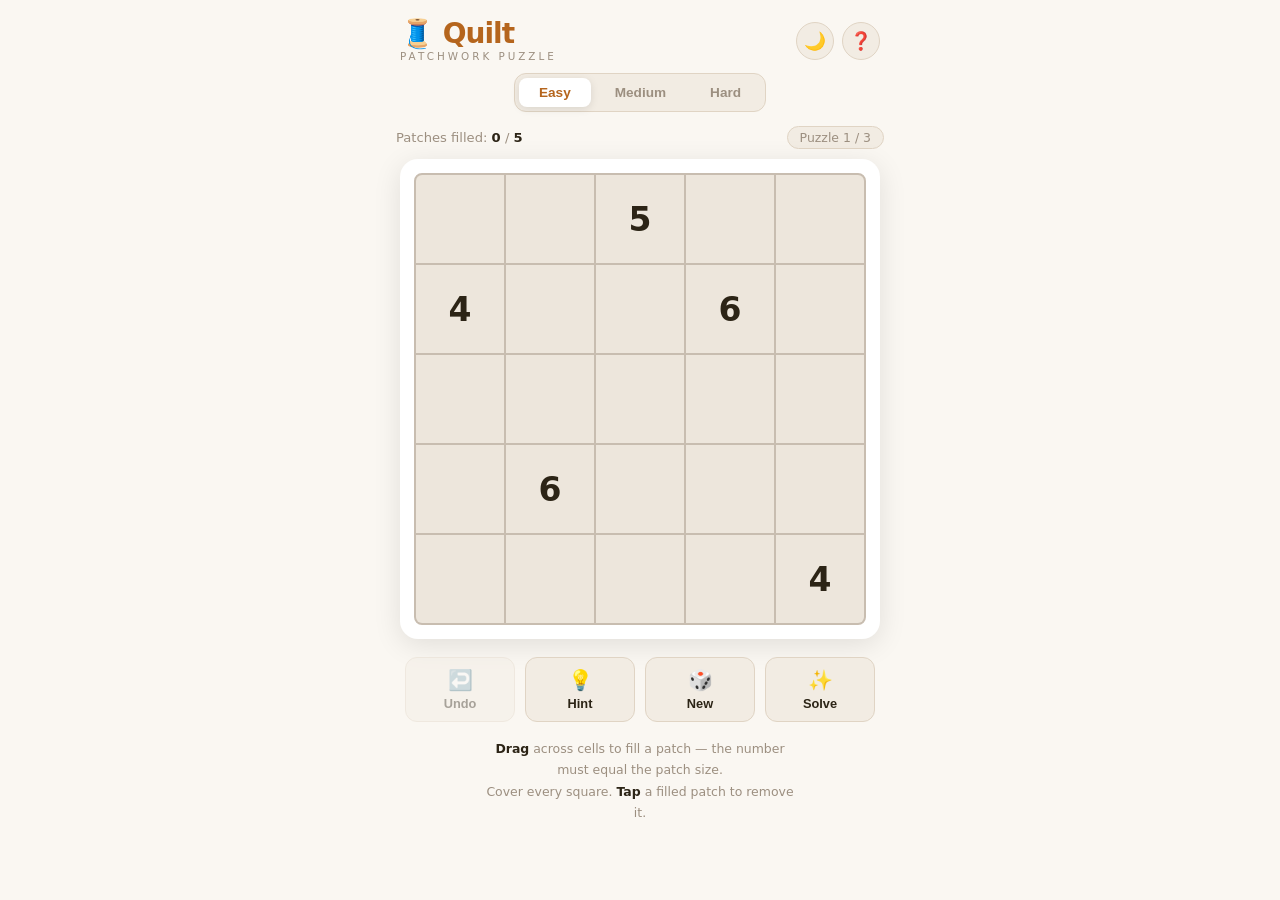
<file: quilt-game/index.html>
<!DOCTYPE html>
<html lang="en">
<head>
  <meta charset="UTF-8" />
  <meta name="viewport" content="width=device-width, initial-scale=1.0, user-scalable=no" />
  <title>Quilt — Patchwork Puzzle</title>
  <style>
    /* ── THEME VARIABLES ── */
    :root {
      --bg:          #faf7f2;
      --surface:     #ffffff;
      --text:        #2c2416;
      --muted:       #9c8f80;
      --border:      #e0d4c4;
      --grid-gap:    #c8bdb0;
      --cell-empty:  #ede6dc;
      --accent:      #b5651d;
      --btn-bg:      #f2ece3;
      --btn-hover:   #e6ddd0;
      --shadow:      rgba(0,0,0,0.10);
      --win-bg:      rgba(30,20,10,0.55);
    }
    body.dark {
      --bg:          #1a1510;
      --surface:     #231d16;
      --text:        #ede6dc;
      --muted:       #7a6e62;
      --border:      #3a3028;
      --grid-gap:    #2e2620;
      --cell-empty:  #2e2620;
      --accent:      #d4853a;
      --btn-bg:      #2a2218;
      --btn-hover:   #352b1f;
      --shadow:      rgba(0,0,0,0.40);
      --win-bg:      rgba(0,0,0,0.70);
    }

    *, *::before, *::after { box-sizing: border-box; margin: 0; padding: 0; }

    body {
      font-family: 'Segoe UI', system-ui, -apple-system, sans-serif;
      background: var(--bg);
      color: var(--text);
      min-height: 100dvh;
      display: flex;
      flex-direction: column;
      align-items: center;
      transition: background .3s, color .3s;
      -webkit-tap-highlight-color: transparent;
      user-select: none;
      overflow-x: hidden;
    }

    /* ── HEADER ── */
    header {
      width: 100%;
      max-width: 520px;
      padding: 18px 20px 10px;
      display: flex;
      justify-content: space-between;
      align-items: flex-start;
    }
    .logo-wrap { line-height: 1.15; }
    .logo-title { font-size: 1.75rem; font-weight: 800; color: var(--accent); letter-spacing: -1px; }
    .logo-sub   { font-size: 0.65rem; letter-spacing: 3px; text-transform: uppercase; color: var(--muted); margin-top: 1px; }
    .header-btns { display: flex; gap: 8px; padding-top: 4px; }
    .icon-btn {
      width: 38px; height: 38px; border-radius: 50%;
      border: 1.5px solid var(--border); background: var(--btn-bg); color: var(--text);
      font-size: 1.1rem; cursor: pointer;
      display: flex; align-items: center; justify-content: center;
      transition: background .2s, transform .15s;
    }
    .icon-btn:hover  { background: var(--btn-hover); transform: scale(1.08); }
    .icon-btn:active { transform: scale(0.95); }

    /* ── DIFFICULTY TABS ── */
    .diff-bar {
      display: flex; gap: 4px;
      background: var(--btn-bg); border: 1.5px solid var(--border);
      border-radius: 12px; padding: 4px; margin-bottom: 14px;
    }
    .diff-btn {
      padding: 7px 20px; border: none; border-radius: 8px;
      background: transparent; color: var(--muted);
      font-size: 0.85rem; font-weight: 600; cursor: pointer; transition: all .2s;
    }
    .diff-btn.active { background: var(--surface); color: var(--accent); box-shadow: 0 2px 8px var(--shadow); }

    /* ── GAME AREA ── */
    .game-area { width: 100%; max-width: 520px; padding: 0 16px; display: flex; flex-direction: column; align-items: center; }

    /* ── STATUS BAR ── */
    .status-bar {
      width: 100%; display: flex; justify-content: space-between; align-items: center;
      margin-bottom: 10px; font-size: 0.82rem; color: var(--muted);
    }
    .status-bar strong { color: var(--text); }
    .progress-pill { background: var(--btn-bg); border: 1.5px solid var(--border); border-radius: 20px; padding: 3px 12px; font-size: 0.78rem; }

    /* ── GRID WRAPPER ── */
    .grid-wrap {
      background: var(--surface); border-radius: 18px; padding: 14px;
      box-shadow: 0 6px 28px var(--shadow); margin-bottom: 18px; touch-action: none;
    }

    /* ── GRID ── */
    .grid {
      display: grid; background: var(--grid-gap);
      border: 2px solid var(--grid-gap); border-radius: 8px; overflow: hidden; gap: 2px;
    }

    /* ── CELLS ── */
    .cell {
      background: var(--cell-empty); display: flex; align-items: center; justify-content: center;
      cursor: pointer; position: relative; transition: background .12s; border: 2px solid transparent;
    }
    .cell .num {
      font-size: inherit; font-weight: 800; line-height: 1;
      position: relative; z-index: 2; pointer-events: none;
    }

    /* ── ACTION BUTTONS ── */
    .action-bar { display: flex; gap: 10px; width: 100%; justify-content: center; margin-bottom: 16px; }
    .action-btn {
      flex: 1; max-width: 110px; padding: 10px 8px;
      border: 1.5px solid var(--border); border-radius: 12px;
      background: var(--btn-bg); color: var(--text);
      font-size: 0.8rem; font-weight: 600; cursor: pointer;
      display: flex; flex-direction: column; align-items: center; gap: 4px; transition: all .2s;
    }
    .action-btn:hover   { background: var(--btn-hover); transform: translateY(-2px); box-shadow: 0 4px 12px var(--shadow); }
    .action-btn:active  { transform: translateY(0); }
    .action-btn .aicon  { font-size: 1.25rem; }
    .action-btn:disabled{ opacity: 0.4; cursor: default; transform: none; }

    /* ── INSTRUCTIONS ── */
    .instructions {
      font-size: 0.78rem; color: var(--muted); text-align: center;
      line-height: 1.7; max-width: 320px; padding-bottom: 24px;
    }
    .instructions b { color: var(--text); }

    /* ── WIN OVERLAY ── */
    .win-overlay {
      position: fixed; inset: 0; background: var(--win-bg);
      display: flex; align-items: center; justify-content: center;
      z-index: 100; opacity: 0; pointer-events: none; transition: opacity .35s;
    }
    .win-overlay.show { opacity: 1; pointer-events: all; }
    .win-card {
      background: var(--surface); border-radius: 24px; padding: 44px 52px; text-align: center;
      transform: scale(0.75) translateY(40px);
      transition: transform .4s cubic-bezier(0.34,1.56,0.64,1);
      box-shadow: 0 24px 64px rgba(0,0,0,.35); max-width: 320px; width: 90%;
    }
    .win-overlay.show .win-card { transform: scale(1) translateY(0); }
    .win-emoji  { font-size: 3.2rem; margin-bottom: 10px; }
    .win-title  { font-size: 1.9rem; font-weight: 800; color: var(--accent); margin-bottom: 6px; }
    .win-msg    { color: var(--muted); font-size: 0.92rem; margin-bottom: 26px; line-height: 1.5; }
    .win-next {
      padding: 13px 32px; border: none; border-radius: 12px;
      background: var(--accent); color: #fff; font-size: 1rem; font-weight: 700;
      cursor: pointer; transition: opacity .2s, transform .15s; display: block; width: 100%;
    }
    .win-next:hover { opacity: .88; transform: scale(1.03); }

    /* ── HOW-TO MODAL ── */
    .modal-overlay {
      position: fixed; inset: 0; background: var(--win-bg);
      display: flex; align-items: center; justify-content: center;
      z-index: 200; opacity: 0; pointer-events: none; transition: opacity .3s;
    }
    .modal-overlay.show { opacity: 1; pointer-events: all; }
    .modal-card {
      background: var(--surface); border-radius: 20px; padding: 32px 28px;
      max-width: 340px; width: 90%;
      box-shadow: 0 20px 50px rgba(0,0,0,.3);
      transform: scale(0.9); transition: transform .3s cubic-bezier(0.34,1.4,0.64,1);
    }
    .modal-overlay.show .modal-card { transform: scale(1); }
    .modal-title { font-size: 1.3rem; font-weight: 800; color: var(--accent); margin-bottom: 14px; }
    .modal-body  { font-size: 0.85rem; color: var(--text); line-height: 1.7; }
    .modal-body li { margin-bottom: 8px; margin-left: 16px; }
    .modal-close {
      margin-top: 22px; padding: 10px 24px; border: none; border-radius: 10px;
      background: var(--accent); color: #fff; font-size: 0.9rem; font-weight: 700;
      cursor: pointer; display: block; width: 100%;
    }

    /* ── CONFETTI ── */
    @keyframes confetti-fall {
      0%   { transform: translateY(-20px) rotate(0deg);   opacity: 1; }
      100% { transform: translateY(105vh) rotate(540deg); opacity: 0; }
    }
    .confetti { position: fixed; top: -20px; border-radius: 3px; animation: confetti-fall linear forwards; pointer-events: none; z-index: 300; }

    /* ── HINT FLASH ── */
    @keyframes hint-pop {
      0%  { transform: scale(1);    }
      40% { transform: scale(1.08); }
      100%{ transform: scale(1);    }
    }
    .hint-flash { animation: hint-pop .5s ease; }
  </style>
</head>
<body>

<!-- HEADER -->
<header>
  <div class="logo-wrap">
    <div class="logo-title">🧵 Quilt</div>
    <div class="logo-sub">Patchwork Puzzle</div>
  </div>
  <div class="header-btns">
    <button class="icon-btn" id="themeBtn" title="Toggle day/night">🌙</button>
    <button class="icon-btn" id="helpBtn"  title="How to play">❓</button>
  </div>
</header>

<!-- GAME AREA -->
<div class="game-area">

  <div class="diff-bar">
    <button class="diff-btn active" data-d="easy">Easy</button>
    <button class="diff-btn"        data-d="medium">Medium</button>
    <button class="diff-btn"        data-d="hard">Hard</button>
  </div>

  <div class="status-bar">
    <span>Patches filled: <strong id="fillCount">0</strong> / <strong id="fillTotal">0</strong></span>
    <span class="progress-pill" id="puzzleLabel">Puzzle 1</span>
  </div>

  <div class="grid-wrap">
    <div class="grid" id="grid"></div>
  </div>

  <div class="action-bar">
    <button class="action-btn" id="undoBtn"><span class="aicon">↩️</span><span>Undo</span></button>
    <button class="action-btn" id="hintBtn"><span class="aicon">💡</span><span>Hint</span></button>
    <button class="action-btn" id="newBtn" ><span class="aicon">🎲</span><span>New</span></button>
    <button class="action-btn" id="solveBtn"><span class="aicon">✨</span><span>Solve</span></button>
  </div>

  <p class="instructions">
    <b>Drag</b> across cells to fill a patch — the number must equal the patch size.<br>
    Cover every square. <b>Tap</b> a filled patch to remove it.
  </p>
</div>

<!-- WIN OVERLAY -->
<div class="win-overlay" id="winOverlay">
  <div class="win-card">
    <div class="win-emoji">🎉</div>
    <div class="win-title">Quilt done!</div>
    <div class="win-msg" id="winMsg">Every patch is perfectly placed.</div>
    <button class="win-next" id="winNextBtn">Next Puzzle →</button>
  </div>
</div>

<!-- HOW-TO MODAL -->
<div class="modal-overlay" id="helpModal">
  <div class="modal-card">
    <div class="modal-title">🧵 How to Play</div>
    <div class="modal-body">
      <ul>
        <li>Each number on the grid is a <b>clue</b> for one patch.</li>
        <li>Draw a rectangle that contains <b>exactly that many squares</b> — and the clue must be inside it.</li>
        <li><b>Drag</b> from one corner to another to place a patch.</li>
        <li>Every square must be covered — <b>no gaps, no overlaps</b>.</li>
        <li><b>Tap</b> any filled patch to remove it.</li>
        <li>Use <b>💡 Hint</b> to reveal one correct patch.</li>
      </ul>
    </div>
    <button class="modal-close" id="helpClose">Got it!</button>
  </div>
</div>

<script>
/* ═══════════════════════════════════════════════════════
   PUZZLE DATA  — all verified: total cells = size²,
   each rect contains exactly 1 clue equal to its area.
═══════════════════════════════════════════════════════ */
const PUZZLES = {
  easy: [
    { size:5,
      clues:[{r:0,c:2,n:5},{r:1,c:0,n:4},{r:1,c:3,n:6},{r:3,c:1,n:6},{r:4,c:4,n:4}],
      sol:[{r1:0,c1:0,r2:0,c2:4},{r1:1,c1:0,r2:2,c2:1},{r1:1,c1:2,r2:2,c2:4},{r1:3,c1:0,r2:4,c2:2},{r1:3,c1:3,r2:4,c2:4}]
    },
    { size:5,
      clues:[{r:0,c:1,n:6},{r:1,c:4,n:6},{r:2,c:0,n:3},{r:3,c:0,n:4},{r:4,c:3,n:6}],
      sol:[{r1:0,c1:0,r2:1,c2:2},{r1:0,c1:3,r2:2,c2:4},{r1:2,c1:0,r2:2,c2:2},{r1:3,c1:0,r2:4,c2:1},{r1:3,c1:2,r2:4,c2:4}]
    },
    { size:5,
      clues:[{r:0,c:1,n:3},{r:0,c:3,n:4},{r:2,c:1,n:4},{r:2,c:2,n:3},{r:2,c:4,n:4},{r:4,c:0,n:4},{r:4,c:3,n:3}],
      sol:[{r1:0,c1:0,r2:0,c2:2},{r1:0,c1:3,r2:1,c2:4},{r1:1,c1:0,r2:2,c2:1},{r1:1,c1:2,r2:3,c2:2},{r1:2,c1:3,r2:3,c2:4},{r1:3,c1:0,r2:4,c2:1},{r1:4,c1:2,r2:4,c2:4}]
    }
  ],
  medium: [
    { size:6,
      clues:[{r:0,c:2,n:6},{r:2,c:0,n:6},{r:1,c:3,n:8},{r:3,c:2,n:4},{r:4,c:5,n:6},{r:5,c:0,n:4},{r:5,c:2,n:2}],
      sol:[{r1:0,c1:0,r2:0,c2:5},{r1:1,c1:0,r2:3,c2:1},{r1:1,c1:2,r2:2,c2:5},{r1:3,c1:2,r2:4,c2:3},{r1:3,c1:4,r2:5,c2:5},{r1:4,c1:0,r2:5,c2:1},{r1:5,c1:2,r2:5,c2:3}]
    },
    { size:6,
      clues:[{r:0,c:3,n:6},{r:1,c:1,n:8},{r:2,c:5,n:6},{r:3,c:2,n:4},{r:4,c:1,n:6},{r:5,c:4,n:6}],
      sol:[{r1:0,c1:0,r2:0,c2:5},{r1:1,c1:0,r2:2,c2:3},{r1:1,c1:4,r2:3,c2:5},{r1:3,c1:0,r2:3,c2:3},{r1:4,c1:0,r2:5,c2:2},{r1:4,c1:3,r2:5,c2:5}]
    }
  ],
  hard: [
    { size:7,
      clues:[{r:0,c:3,n:7},{r:2,c:1,n:9},{r:1,c:5,n:8},{r:3,c:3,n:4},{r:4,c:6,n:8},{r:5,c:1,n:9},{r:6,c:3,n:4}],
      sol:[{r1:0,c1:0,r2:0,c2:6},{r1:1,c1:0,r2:3,c2:2},{r1:1,c1:3,r2:2,c2:6},{r1:3,c1:3,r2:4,c2:4},{r1:3,c1:5,r2:6,c2:6},{r1:4,c1:0,r2:6,c2:2},{r1:5,c1:3,r2:6,c2:4}]
    },
    { size:7,
      clues:[{r:0,c:1,n:6},{r:1,c:5,n:8},{r:3,c:1,n:9},{r:2,c:3,n:4},{r:3,c:6,n:6},{r:4,c:3,n:2},{r:6,c:1,n:6},{r:5,c:3,n:4},{r:6,c:6,n:4}],
      sol:[{r1:0,c1:0,r2:1,c2:2},{r1:0,c1:3,r2:1,c2:6},{r1:2,c1:0,r2:4,c2:2},{r1:2,c1:3,r2:3,c2:4},{r1:2,c1:5,r2:4,c2:6},{r1:4,c1:3,r2:4,c2:4},{r1:5,c1:0,r2:6,c2:2},{r1:5,c1:3,r2:6,c2:4},{r1:5,c1:5,r2:6,c2:6}]
    }
  ]
};

/* ── Colour palettes ── */
const PAL_LIGHT = ['#F6CBA4','#A8D5EA','#B6E5B6','#F2B3CC','#C9B8EC','#F5E8A0','#A4DDD0','#F0C4A0','#D0E8A8','#EAB8E4','#B8D4F0','#F4D4A4'];
const PAL_DARK  = ['#7a3d16','#1a4e70','#2a602a','#701838','#40286a','#5a5010','#156050','#6a3a12','#3a5a12','#5a2060','#204870','#5a3e10'];

/* ── State ── */
const S = { diff:'easy', pidx:0, puzzle:null, placed:[], history:[], ci:0, dragging:false, dStart:null, dEnd:null, dark:false };

/* ── Helpers ── */
const normRect  = (a,b) => ({r1:Math.min(a.r,b.r),c1:Math.min(a.c,b.c),r2:Math.max(a.r,b.r),c2:Math.max(a.c,b.c)});
const rectArea  = r  => (r.r2-r.r1+1)*(r.c2-r.c1+1);
const inRect    = (r,c,rect) => r>=rect.r1&&r<=rect.r2&&c>=rect.c1&&c<=rect.c2;
const overlaps  = (a,b) => !(a.r2<b.r1||a.r1>b.r2||a.c2<b.c1||a.c1>b.c2);
const snap      = () => JSON.parse(JSON.stringify(S.placed));

/* ── Load puzzle ── */
function loadPuzzle(diff, idx) {
  S.diff=diff; S.pidx=idx; S.puzzle=PUZZLES[diff][idx];
  S.placed=[]; S.history=[]; S.ci=0; S.dragging=false; S.dStart=S.dEnd=null;
  document.getElementById('winOverlay').classList.remove('show');
  render(); updateStatus();
}

/* ── Render ── */
function render() {
  const p=S.puzzle, sz=p.size, grid=document.getElementById('grid');
  const pal = S.dark ? PAL_DARK : PAL_LIGHT;
  const maxW = Math.min(window.innerWidth-60,480)-28;
  const cellPx = Math.max(40, Math.floor((maxW-(sz-1)*2)/sz));
  const numSz  = Math.max(13, Math.round(cellPx*0.38));

  grid.style.gridTemplateColumns = `repeat(${sz},${cellPx}px)`;

  /* lookup maps */
  const clueMap={};
  p.clues.forEach(cl=>{clueMap[`${cl.r},${cl.c}`]=cl.n;});
  const fillMap={};
  S.placed.forEach(rect=>{
    for(let r=rect.r1;r<=rect.r2;r++)
      for(let c=rect.c1;c<=rect.c2;c++) fillMap[`${r},${c}`]=rect;
  });

  /* preview */
  let preview=null, previewOk=false;
  if(S.dragging&&S.dStart&&S.dEnd){
    preview=normRect(S.dStart,S.dEnd);
    const area=rectArea(preview);
    const cIn=p.clues.filter(cl=>inRect(cl.r,cl.c,preview));
    const ov=S.placed.some(r=>overlaps(r,preview));
    previewOk=cIn.length===1&&cIn[0].n===area&&!ov;
  }

  grid.innerHTML='';
  for(let r=0;r<sz;r++){
    for(let c=0;c<sz;c++){
      const cell=document.createElement('div');
      cell.className='cell';
      cell.style.width=cell.style.height=cellPx+'px';
      cell.dataset.r=r; cell.dataset.c=c;

      const key=`${r},${c}`, rect=fillMap[key];

      if(rect){
        cell.style.background=pal[rect.ci%pal.length];
        if(r===rect.r1) cell.style.borderTop   ='3px solid rgba(0,0,0,.28)';
        if(r===rect.r2) cell.style.borderBottom='3px solid rgba(0,0,0,.28)';
        if(c===rect.c1) cell.style.borderLeft  ='3px solid rgba(0,0,0,.28)';
        if(c===rect.c2) cell.style.borderRight ='3px solid rgba(0,0,0,.28)';
      }

      if(preview&&inRect(r,c,preview)){
        cell.style.background=previewOk?'#88cc88':'#e08888';
        cell.style.opacity='0.72';
      }

      if(clueMap[key]!==undefined){
        const num=document.createElement('span');
        num.className='num'; num.textContent=clueMap[key];
        num.style.fontSize=numSz+'px';
        num.style.color=rect?'rgba(0,0,0,0.65)':'var(--text)';
        cell.appendChild(num);
      }

      cell.addEventListener('mousedown', onDown);
      cell.addEventListener('mouseenter',onMove);
      cell.addEventListener('touchstart',onTouchStart,{passive:false});
      cell.addEventListener('touchmove', onTouchMove, {passive:false});
      grid.appendChild(cell);
    }
  }
}

function updateStatus(){
  document.getElementById('fillCount').textContent=S.placed.length;
  document.getElementById('fillTotal').textContent=S.puzzle.clues.length;
  document.getElementById('puzzleLabel').textContent=`Puzzle ${S.pidx+1} / ${PUZZLES[S.diff].length}`;
  document.getElementById('undoBtn').disabled=S.history.length===0;
}

/* ── Mouse events ── */
function onDown(e){
  if(e.button!==0) return; e.preventDefault();
  S.dragging=true; S.dStart=S.dEnd={r:+this.dataset.r,c:+this.dataset.c}; render();
}
function onMove(e){
  if(!S.dragging) return;
  S.dEnd={r:+this.dataset.r,c:+this.dataset.c}; render();
}
document.addEventListener('mouseup',()=>{ if(S.dragging) finishDrag(); });

/* ── Touch events ── */
function cellAtTouch(touch){
  const el=document.elementFromPoint(touch.clientX,touch.clientY);
  const cell=el&&(el.classList.contains('cell')?el:el.closest('.cell'));
  return cell?{r:+cell.dataset.r,c:+cell.dataset.c}:null;
}
function onTouchStart(e){
  e.preventDefault();
  const pt=cellAtTouch(e.touches[0]); if(!pt) return;
  S.dragging=true; S.dStart=S.dEnd=pt; render();
}
function onTouchMove(e){
  e.preventDefault(); if(!S.dragging) return;
  const pt=cellAtTouch(e.touches[0]); if(pt){S.dEnd=pt; render();}
}
document.addEventListener('touchend',()=>{ if(S.dragging) finishDrag(); });

/* ── Finish drag ── */
function finishDrag(){
  const start=S.dStart, end=S.dEnd;
  S.dragging=false; S.dStart=S.dEnd=null;
  if(!start||!end){render();return;}

  /* Single tap → remove */
  if(start.r===end.r&&start.c===end.c){
    const rect=S.placed.find(r=>inRect(start.r,start.c,r));
    if(rect){ S.history.push(snap()); S.placed=S.placed.filter(r=>r!==rect); render(); updateStatus(); return; }
  }

  tryPlace(start,end); render(); updateStatus();
}

/* ── Place rect ── */
function tryPlace(a,b){
  const rect=normRect(a,b), area=rectArea(rect), p=S.puzzle;
  const cIn=p.clues.filter(cl=>inRect(cl.r,cl.c,rect));
  if(cIn.length!==1||cIn[0].n!==area) return;
  if(S.placed.some(r=>overlaps(r,rect))) return;
  S.history.push(snap());
  S.placed.push({...rect,ci:S.ci++});
  checkWin();
}

/* ── Win check ── */
function checkWin(){
  const sz=S.puzzle.size, filled=new Set();
  S.placed.forEach(rect=>{
    for(let r=rect.r1;r<=rect.r2;r++)
      for(let c=rect.c1;c<=rect.c2;c++) filled.add(`${r},${c}`);
  });
  if(filled.size===sz*sz){ render(); setTimeout(showWin,300); }
}

/* ── Win screen ── */
function showWin(){
  const msgs=['Every patch is perfectly placed! 🧵','A flawless quilt — you\'re a natural!','The quilt guild is impressed. 🏆','Not a single thread out of place!'];
  document.getElementById('winMsg').textContent=msgs[Math.floor(Math.random()*msgs.length)];
  document.getElementById('winOverlay').classList.add('show');
  spawnConfetti();
}
function spawnConfetti(){
  const colors=PAL_LIGHT;
  for(let i=0;i<70;i++){
    setTimeout(()=>{
      const el=document.createElement('div');
      el.className='confetti';
      el.style.left=Math.random()*100+'vw';
      el.style.width=(7+Math.random()*9)+'px';
      el.style.height=(7+Math.random()*9)+'px';
      el.style.background=colors[Math.floor(Math.random()*colors.length)];
      el.style.animationDuration=(1.5+Math.random()*2.5)+'s';
      el.style.animationDelay=(Math.random()*0.6)+'s';
      document.body.appendChild(el);
      setTimeout(()=>el.remove(),4500);
    },i*25);
  }
}

/* ── Buttons ── */
document.getElementById('undoBtn').addEventListener('click',()=>{
  if(!S.history.length) return;
  S.placed=S.history.pop();
  S.ci=S.placed.length?Math.max(...S.placed.map(r=>r.ci))+1:0;
  render(); updateStatus();
});

document.getElementById('hintBtn').addEventListener('click',()=>{
  for(const sol of S.puzzle.sol){
    const done=S.placed.some(p=>p.r1===sol.r1&&p.c1===sol.c1&&p.r2===sol.r2&&p.c2===sol.c2);
    if(done) continue;
    if(S.placed.some(r=>overlaps(r,sol))) continue;
    S.history.push(snap());
    S.placed.push({...sol,ci:S.ci++});
    render(); updateStatus();
    /* Flash */
    const grid=document.getElementById('grid'), sz=S.puzzle.size;
    for(let r=sol.r1;r<=sol.r2;r++) for(let c=sol.c1;c<=sol.c2;c++){
      const cell=grid.children[r*sz+c];
      if(cell){cell.classList.add('hint-flash'); setTimeout(()=>cell.classList.remove('hint-flash'),600);}
    }
    checkWin(); return;
  }
});

document.getElementById('newBtn').addEventListener('click',()=>{
  const pool=PUZZLES[S.diff];
  loadPuzzle(S.diff,(S.pidx+1)%pool.length);
});

document.getElementById('solveBtn').addEventListener('click',()=>{
  S.history.push(snap()); S.placed=[]; S.ci=0;
  S.puzzle.sol.forEach(sol=>S.placed.push({...sol,ci:S.ci++}));
  render(); updateStatus(); setTimeout(showWin,400);
});

document.getElementById('winNextBtn').addEventListener('click',()=>document.getElementById('newBtn').click());

document.querySelectorAll('.diff-btn').forEach(btn=>btn.addEventListener('click',function(){
  document.querySelectorAll('.diff-btn').forEach(b=>b.classList.remove('active'));
  this.classList.add('active'); loadPuzzle(this.dataset.d,0);
}));

document.getElementById('themeBtn').addEventListener('click',()=>{
  S.dark=!S.dark; document.body.classList.toggle('dark',S.dark);
  document.getElementById('themeBtn').textContent=S.dark?'☀️':'🌙'; render();
});

document.getElementById('helpBtn').addEventListener('click',()=>document.getElementById('helpModal').classList.add('show'));
document.getElementById('helpClose').addEventListener('click',()=>document.getElementById('helpModal').classList.remove('show'));
document.getElementById('grid').addEventListener('contextmenu',e=>e.preventDefault());
window.addEventListener('resize',()=>render());

/* ── Boot ── */
loadPuzzle('easy',0);
</script>
</body>
</html>
</file>
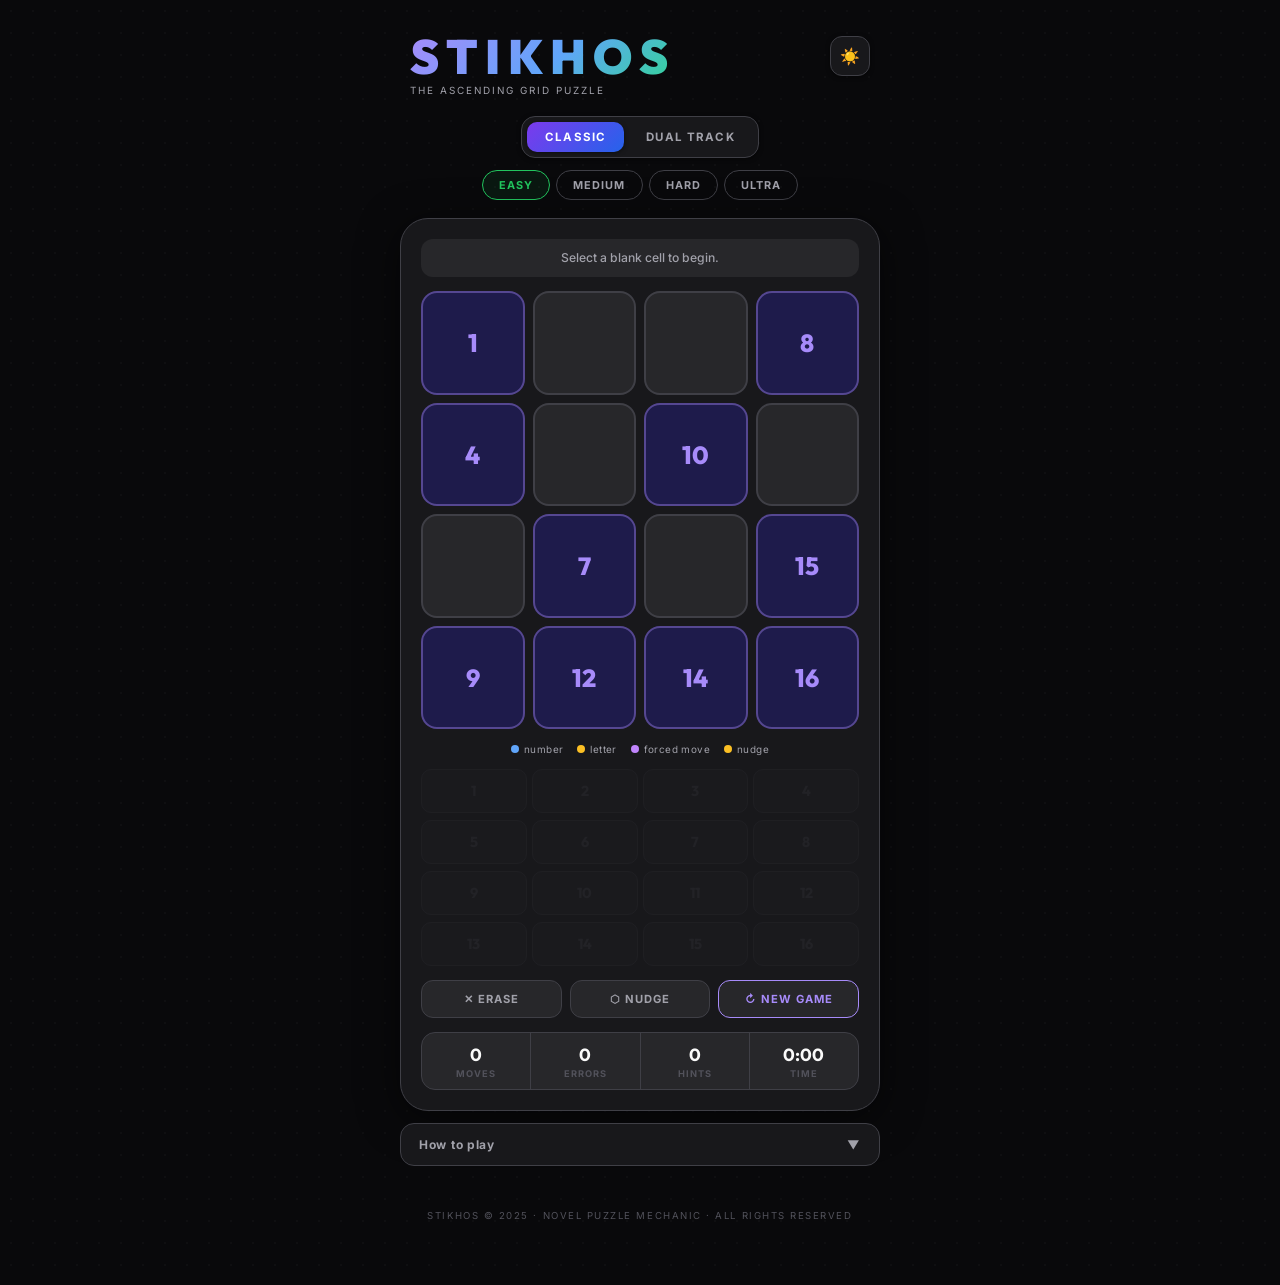
<file: stikhos.html>
<!DOCTYPE html>
<html lang="en" data-theme="dark">
<head>
  <meta charset="UTF-8" />
  <meta name="viewport" content="width=device-width, initial-scale=1.0" />
  <title>STIKHOS — The Ascending Grid</title>
  <link rel="preconnect" href="https://fonts.googleapis.com">
  <link href="https://fonts.googleapis.com/css2?family=Outfit:wght@400;600;700;900&family=Inter:wght@400;500;600;700&display=swap" rel="stylesheet">
  <style>
    /* ── Themes ── */
    :root[data-theme="dark"] {
      --bg: #09090b;
      --dot: rgba(255,255,255,0.025);
      --surf: #18181b;
      --surf2: #27272a;
      --surf3: #3f3f46;
      --border: #3f3f46;
      --border-s: #27272a;
      --text: #fafafa;
      --muted: #a1a1aa;
      --faint: #52525b;

      --num: #60a5fa;
      --num-bg: rgba(96,165,250,0.08);
      --num-br: rgba(96,165,250,0.3);
      --let: #fbbf24;
      --let-bg: rgba(251,191,36,0.08);
      --let-br: rgba(251,191,36,0.3);

      --given-bg: #1e1b4b;
      --given-c: #a78bfa;
      --given-br: rgba(167,139,250,0.4);

      --green: #4ade80;
      --green-bg: rgba(74,222,128,0.1);
      --red: #f87171;
      --red-bg: rgba(248,113,113,0.1);
      --purple: #c084fc;
      --purple-bg: rgba(192,132,252,0.12);
      --amber: #fbbf24;
      --amber-bg: rgba(251,191,36,0.1);

      --accent: #a78bfa;
      --grad: linear-gradient(135deg,#a78bfa 0%,#60a5fa 55%,#34d399 100%);
      --grad-btn: linear-gradient(135deg,#7c3aed,#2563eb);
      --sh-sm: 0 1px 4px rgba(0,0,0,0.5);
      --sh-md: 0 4px 20px rgba(0,0,0,0.45);
      --sh-lg: 0 8px 40px rgba(0,0,0,0.55);
    }

    :root[data-theme="light"] {
      --bg: #f8fafc;
      --dot: rgba(0,0,0,0.04);
      --surf: #ffffff;
      --surf2: #f1f5f9;
      --surf3: #e2e8f0;
      --border: #e2e8f0;
      --border-s: #f1f5f9;
      --text: #0f172a;
      --muted: #64748b;
      --faint: #cbd5e1;

      --num: #2563eb;
      --num-bg: rgba(37,99,235,0.07);
      --num-br: rgba(37,99,235,0.3);
      --let: #b45309;
      --let-bg: rgba(180,83,9,0.07);
      --let-br: rgba(180,83,9,0.3);

      --given-bg: #ede9fe;
      --given-c: #6d28d9;
      --given-br: rgba(109,40,217,0.3);

      --green: #15803d;
      --green-bg: rgba(21,128,61,0.08);
      --red: #dc2626;
      --red-bg: rgba(220,38,38,0.08);
      --purple: #7c3aed;
      --purple-bg: rgba(124,58,237,0.1);
      --amber: #b45309;
      --amber-bg: rgba(180,83,9,0.1);

      --accent: #6d28d9;
      --grad: linear-gradient(135deg,#6d28d9 0%,#1d4ed8 55%,#047857 100%);
      --grad-btn: linear-gradient(135deg,#6d28d9,#1d4ed8);
      --sh-sm: 0 1px 4px rgba(0,0,0,0.07);
      --sh-md: 0 4px 20px rgba(0,0,0,0.08);
      --sh-lg: 0 8px 40px rgba(0,0,0,0.1);
    }

    /* ── Reset ── */
    *, *::before, *::after { box-sizing: border-box; margin: 0; padding: 0; }

    body {
      background: var(--bg);
      background-image: radial-gradient(var(--dot) 1px, transparent 1px);
      background-size: 22px 22px;
      color: var(--text);
      font-family: 'Inter', sans-serif;
      min-height: 100vh;
      display: flex;
      flex-direction: column;
      align-items: center;
      padding-bottom: 64px;
      transition: background-color 0.3s, color 0.3s;
    }

    /* ── Header ── */
    header {
      width: min(500px, 100vw);
      padding: 32px 20px 0;
      display: flex;
      justify-content: space-between;
      align-items: flex-start;
    }

    .logo { font-family: 'Outfit', sans-serif; font-weight: 900; font-size: clamp(2.2rem,6vw,3rem); letter-spacing: 0.16em; line-height: 1; background: var(--grad); -webkit-background-clip: text; -webkit-text-fill-color: transparent; background-clip: text; }
    .tagline { font-size: 0.62rem; color: var(--muted); letter-spacing: 0.2em; text-transform: uppercase; margin-top: 4px; }

    .header-right { display: flex; gap: 8px; align-items: center; padding-top: 4px; }

    .icon-btn { width: 40px; height: 40px; border-radius: 12px; border: 1px solid var(--border); background: var(--surf); color: var(--muted); font-size: 1rem; cursor: pointer; display: flex; align-items: center; justify-content: center; transition: all 0.2s; box-shadow: var(--sh-sm); }
    .icon-btn:hover { border-color: var(--accent); color: var(--accent); }

    /* ── Pill selectors ── */
    .pill-row { display: flex; gap: 6px; margin-top: 20px; }

    .pill-group { display: flex; background: var(--surf); border: 1px solid var(--border); border-radius: 14px; padding: 5px; gap: 4px; box-shadow: var(--sh-sm); }

    .pill { padding: 8px 18px; border: none; border-radius: 10px; font-family: 'Inter', sans-serif; font-size: 0.72rem; font-weight: 700; letter-spacing: 0.1em; text-transform: uppercase; cursor: pointer; transition: all 0.2s; background: transparent; color: var(--muted); }
    .pill:hover { color: var(--text); background: var(--surf2); }
    .pill.active { background: var(--grad-btn); color: #fff; box-shadow: var(--sh-sm); }

    /* Difficulty pills */
    .diff-pills { display: flex; gap: 6px; margin-top: 12px; }
    .dpill { padding: 7px 16px; border-radius: 20px; border: 1.5px solid var(--border); background: transparent; font-family: 'Inter', sans-serif; font-size: 0.68rem; font-weight: 700; letter-spacing: 0.1em; text-transform: uppercase; cursor: pointer; color: var(--muted); transition: all 0.2s; }
    .dpill:hover { color: var(--text); border-color: var(--faint); }
    .dpill.active[data-d="easy"]   { border-color: #22c55e; color: #22c55e; background: rgba(34,197,94,0.08); }
    .dpill.active[data-d="medium"] { border-color: #f59e0b; color: #f59e0b; background: rgba(245,158,11,0.08); }
    .dpill.active[data-d="hard"]   { border-color: #ef4444; color: #ef4444; background: rgba(239,68,68,0.08); }
    .dpill.active[data-d="ultra"]  { border-color: #a855f7; color: #a855f7; background: rgba(168,85,247,0.08); }

    /* ── Game card ── */
    .card {
      margin-top: 18px;
      width: min(480px, calc(100vw - 20px));
      background: var(--surf);
      border: 1px solid var(--border);
      border-radius: 28px;
      padding: 20px;
      box-shadow: var(--sh-lg);
      display: flex;
      flex-direction: column;
      align-items: center;
      gap: 14px;
      transition: background 0.3s, border-color 0.3s;
    }

    /* ── Status ── */
    .status { width: 100%; padding: 10px 16px; border-radius: 12px; font-size: 0.76rem; font-weight: 500; text-align: center; line-height: 1.5; transition: all 0.25s; }
    .status.idle    { background: var(--surf2); color: var(--muted); }
    .status.info    { background: var(--surf2); color: var(--text); }
    .status.correct { background: var(--green-bg); border: 1px solid var(--green); color: var(--green); }
    .status.error   { background: var(--red-bg);   border: 1px solid var(--red);   color: var(--red); }
    .status.forced  { background: var(--purple-bg);border: 1px solid var(--purple);color: var(--purple); }
    .status.nudge   { background: var(--amber-bg); border: 1px solid var(--amber); color: var(--amber); }
    .status.win     { background: var(--green-bg); border: 1px solid var(--green); color: var(--green); font-weight: 700; font-size: 0.84rem; }

    /* ── Grid ── */
    .grid { display: grid; grid-template-columns: repeat(4,1fr); gap: 8px; width: 100%; }

    .cell {
      aspect-ratio: 1;
      border-radius: 16px;
      display: flex; align-items: center; justify-content: center;
      font-family: 'Outfit', sans-serif;
      font-size: clamp(1.15rem, 4vw, 1.55rem);
      font-weight: 800;
      cursor: pointer;
      border: 2px solid var(--border);
      background: var(--surf2);
      color: var(--faint);
      transition: all 0.15s;
      user-select: none;
      position: relative;
    }

    .cell:not(.given):not(.filled):hover { border-color: var(--muted); color: var(--muted); transform: scale(1.03); }
    .cell:not(.given):not(.filled):active { transform: scale(0.97); }

    .cell.given        { background: var(--given-bg); border-color: var(--given-br); color: var(--given-c); cursor: default; }
    .cell.given.num-t  { background: var(--num-bg); border-color: var(--num-br); color: var(--num); }
    .cell.given.let-t  { background: var(--let-bg); border-color: var(--let-br); color: var(--let); }

    .cell.selected {
      border-color: var(--accent) !important;
      background: rgba(167,139,250,0.07) !important;
      box-shadow: 0 0 0 3px rgba(167,139,250,0.18), var(--sh-sm);
      transform: scale(1.04);
    }
    [data-theme="light"] .cell.selected { background: rgba(109,40,217,0.05) !important; box-shadow: 0 0 0 3px rgba(109,40,217,0.14), var(--sh-sm); }

    .cell.ok-num  { background: var(--num-bg); border-color: var(--num-br); color: var(--num); }
    .cell.ok-let  { background: var(--let-bg); border-color: var(--let-br); color: var(--let); }
    .cell.ok-cls  { background: var(--green-bg); border-color: var(--green); color: var(--green); }
    .cell.wrong   { background: var(--red-bg); border-color: var(--red); color: var(--red); animation: shake 0.3s ease; }
    .cell.nudge-t { border-color: var(--amber) !important; box-shadow: 0 0 0 3px var(--amber-bg), 0 0 14px var(--amber-bg); animation: amber-pulse 1.2s ease infinite; }

    @keyframes shake { 0%,100%{transform:translateX(0)} 20%{transform:translateX(-6px)} 60%{transform:translateX(5px)} }
    @keyframes amber-pulse { 0%,100%{box-shadow:0 0 0 3px var(--amber-bg)} 50%{box-shadow:0 0 0 7px transparent} }

    /* ── Legend ── */
    .legend { display: flex; gap: 14px; flex-wrap: wrap; justify-content: center; }
    .li { display: flex; align-items: center; gap: 5px; font-size: 0.62rem; color: var(--muted); letter-spacing: 0.04em; }
    .ld { width: 8px; height: 8px; border-radius: 50%; }

    /* ── Numpad ── */
    .npad-wrap { width: 100%; display: flex; flex-direction: column; gap: 7px; }

    .npad-label { font-size: 0.6rem; font-weight: 700; letter-spacing: 0.16em; text-transform: uppercase; padding: 0 2px; }

    .npad-row { display: flex; gap: 5px; }
    .npad-row .nb { flex: 1; }

    .nb {
      height: 44px;
      border-radius: 10px;
      border: 1.5px solid var(--border);
      background: var(--surf2);
      color: var(--faint);
      font-family: 'Outfit', sans-serif;
      font-size: 0.9rem;
      font-weight: 700;
      cursor: pointer;
      transition: all 0.15s;
    }
    .nb:not(.off):hover { border-color: var(--muted); color: var(--text); transform: scale(1.06); }
    .nb:not(.off):active { transform: scale(0.94); }
    .nb.vn  { border-color: var(--num-br); color: var(--num); background: var(--num-bg); }
    .nb.vl  { border-color: var(--let-br); color: var(--let); background: var(--let-bg); }
    .nb.vc  { border-color: rgba(74,222,128,0.4); color: var(--green); background: var(--green-bg); }
    .nb.frc { border-color: var(--purple); color: var(--purple); background: var(--purple-bg); box-shadow: 0 0 0 2px var(--purple-bg); }
    .nb.off { opacity: 0.18; cursor: not-allowed; }

    .divider { display: flex; align-items: center; gap: 10px; font-size: 0.58rem; font-weight: 700; letter-spacing: 0.15em; text-transform: uppercase; color: var(--faint); }
    .divider::before, .divider::after { content: ''; flex: 1; height: 1px; background: var(--border-s); }

    /* ── Actions ── */
    .actions { display: flex; gap: 8px; width: 100%; }
    .act {
      flex: 1; padding: 11px 0;
      border-radius: 12px; border: 1.5px solid var(--border);
      background: var(--surf2); color: var(--muted);
      font-family: 'Inter', sans-serif; font-size: 0.7rem; font-weight: 700;
      letter-spacing: 0.09em; text-transform: uppercase; cursor: pointer;
      transition: all 0.18s;
    }
    .act:hover { color: var(--text); border-color: var(--faint); background: var(--surf); }
    .act.erase:hover { border-color: var(--red); color: var(--red); background: var(--red-bg); }
    .act.nudge-a:hover { border-color: var(--amber); color: var(--amber); background: var(--amber-bg); }
    .act.newg { border-color: var(--accent); color: var(--accent); }
    .act.newg:hover { background: rgba(167,139,250,0.07); }

    /* ── Stats strip ── */
    .stats { display: flex; width: 100%; border: 1px solid var(--border); border-radius: 14px; overflow: hidden; background: var(--surf2); }
    .sv { flex: 1; padding: 10px 0; display: flex; flex-direction: column; align-items: center; gap: 2px; border-right: 1px solid var(--border); }
    .sv:last-child { border-right: none; }
    .sv-n { font-family: 'Outfit', sans-serif; font-size: 1.1rem; font-weight: 700; }
    .sv-l { font-size: 0.58rem; font-weight: 700; letter-spacing: 0.1em; text-transform: uppercase; color: var(--faint); }

    /* ── Win overlay ── */
    .win-ov { display: none; position: fixed; inset: 0; background: rgba(0,0,0,0.72); backdrop-filter: blur(10px); z-index: 200; align-items: center; justify-content: center; padding: 20px; }
    .win-ov.show { display: flex; }

    .win-card {
      background: var(--surf); border: 1px solid var(--border); border-radius: 28px;
      padding: 36px 30px; max-width: 360px; width: 100%;
      display: flex; flex-direction: column; gap: 18px; text-align: center;
      box-shadow: var(--sh-lg);
      animation: pop 0.38s cubic-bezier(0.34,1.56,0.64,1);
    }
    @keyframes pop { from{transform:scale(0.82);opacity:0} to{transform:scale(1);opacity:1} }

    .we { font-size: 3.2rem; line-height: 1; }
    .wt { font-family: 'Outfit', sans-serif; font-size: 2rem; font-weight: 900; letter-spacing: 0.1em; background: var(--grad); -webkit-background-clip: text; -webkit-text-fill-color: transparent; background-clip: text; }
    .ws { font-size: 0.8rem; color: var(--muted); line-height: 1.65; }
    .wss { display: flex; justify-content: space-around; padding: 14px 0; border-top: 1px solid var(--border); border-bottom: 1px solid var(--border); }
    .sc { background: var(--surf2); border: 1px solid var(--border); border-radius: 12px; padding: 12px 14px; font-family: monospace; font-size: 0.72rem; color: var(--muted); line-height: 1.75; text-align: left; white-space: pre; }
    .wa { display: flex; gap: 10px; }
    .wb { flex: 1; padding: 12px; border-radius: 12px; border: none; cursor: pointer; font-family: 'Inter', sans-serif; font-size: 0.8rem; font-weight: 700; letter-spacing: 0.06em; transition: all 0.18s; }
    .wb.pri { background: var(--grad-btn); color: #fff; }
    .wb.pri:hover { opacity: 0.88; }
    .wb.sec { background: var(--surf2); color: var(--text); border: 1.5px solid var(--border); }
    .wb.sec:hover { border-color: var(--muted); }

    /* ── Howto ── */
    .howto-wrap { width: min(480px, calc(100vw - 20px)); margin-top: 12px; }
    .ht-tog { width: 100%; background: var(--surf); border: 1px solid var(--border); border-radius: 14px; padding: 13px 18px; font-family: 'Inter', sans-serif; font-size: 0.75rem; font-weight: 700; color: var(--muted); cursor: pointer; text-align: left; display: flex; justify-content: space-between; align-items: center; letter-spacing: 0.06em; transition: all 0.2s; }
    .ht-tog:hover { color: var(--text); border-color: var(--faint); }
    .ht-body { display: none; padding: 14px 18px 18px; font-size: 0.74rem; color: var(--muted); line-height: 1.95; background: var(--surf); border: 1px solid var(--border); border-top: none; border-radius: 0 0 14px 14px; }
    .ht-body.open { display: block; }
    .ht-body b { color: var(--text); }
    .hn { color: var(--num); font-weight: 700; }
    .hl { color: var(--let); font-weight: 700; }
    .hp { color: var(--purple); font-weight: 700; }
    .ha { color: var(--amber); font-weight: 700; }

    footer { margin-top: 44px; font-size: 0.6rem; color: var(--faint); letter-spacing: 0.16em; text-transform: uppercase; }
  </style>
</head>
<body>

<!-- ── Header ── -->
<header>
  <div>
    <div class="logo">STIKHOS</div>
    <div class="tagline">The Ascending Grid Puzzle</div>
  </div>
  <div class="header-right">
    <button class="icon-btn" id="themeBtn" onclick="toggleTheme()" title="Toggle theme">☀️</button>
  </div>
</header>

<!-- ── Mode selector ── -->
<div class="pill-row">
  <div class="pill-group">
    <button class="pill active" data-m="classic" onclick="setMode('classic')">Classic</button>
    <button class="pill" data-m="dual" onclick="setMode('dual')">Dual Track</button>
  </div>
</div>

<!-- ── Difficulty ── -->
<div class="diff-pills">
  <button class="dpill active" data-d="easy"   onclick="setDiff('easy')">Easy</button>
  <button class="dpill"        data-d="medium" onclick="setDiff('medium')">Medium</button>
  <button class="dpill"        data-d="hard"   onclick="setDiff('hard')">Hard</button>
  <button class="dpill"        data-d="ultra"  onclick="setDiff('ultra')">Ultra</button>
</div>

<!-- ── Game card ── -->
<div class="card">
  <div class="status idle" id="statusBar">Select a blank cell to begin.</div>

  <div class="grid" id="grid"></div>

  <div class="legend">
    <div class="li"><div class="ld" style="background:var(--num)"></div>number</div>
    <div class="li"><div class="ld" style="background:var(--let)"></div>letter</div>
    <div class="li"><div class="ld" style="background:var(--purple)"></div>forced move</div>
    <div class="li"><div class="ld" style="background:var(--amber)"></div>nudge</div>
  </div>

  <div class="npad-wrap" id="npad"></div>

  <div class="actions">
    <button class="act erase"   onclick="eraseCell()">✕ Erase</button>
    <button class="act nudge-a" onclick="nudge()">⬡ Nudge</button>
    <button class="act newg"    onclick="newGame()">↻ New Game</button>
  </div>

  <div class="stats">
    <div class="sv"><div class="sv-n" id="sM">0</div><div class="sv-l">moves</div></div>
    <div class="sv"><div class="sv-n" id="sE">0</div><div class="sv-l">errors</div></div>
    <div class="sv"><div class="sv-n" id="sH">0</div><div class="sv-l">hints</div></div>
    <div class="sv"><div class="sv-n" id="sT">0:00</div><div class="sv-l">time</div></div>
  </div>
</div>

<!-- ── How to play ── -->
<div class="howto-wrap">
  <button class="ht-tog" onclick="toggleHowto()">
    <span>How to play</span><span id="hArr">▼</span>
  </button>
  <div class="ht-body" id="hBody">
    <b>The core rule:</b> Values must strictly increase going right → and down ↓ — but only among values of the same type.<br><br>
    <b>Classic mode</b> — Fill all 16 cells with numbers 1–16. Every row and every column must be strictly increasing.<br><br>
    <b>Dual Track mode</b> — The grid holds 8 <span class="hn">numbers (1–8)</span> and 8 <span class="hl">letters (A–H)</span>.<br>
    Numbers only compare with other numbers. Letters only compare with other letters.<br>
    Part of the puzzle is figuring out <em>which type</em> belongs in each blank cell — that's the new challenge layer.<br><br>
    <span class="hp">Purple button</span> = only one valid option exists (forced move).<br>
    <span class="ha">Nudge</span> = highlights the blank cell with the fewest options to focus your thinking.<br><br>
    <b>Keyboard:</b> Arrow keys navigate · Numbers/letters to place · Backspace erases · H = nudge · N = new game
  </div>
</div>

<!-- ── Win overlay ── -->
<div class="win-ov" id="winOv">
  <div class="win-card">
    <div class="we">🏛</div>
    <div class="wt">SOLVED</div>
    <div class="ws" id="wSub"></div>
    <div class="wss">
      <div class="sv"><div class="sv-n" id="wM">—</div><div class="sv-l">moves</div></div>
      <div class="sv"><div class="sv-n" id="wE">—</div><div class="sv-l">errors</div></div>
      <div class="sv"><div class="sv-n" id="wT">—</div><div class="sv-l">time</div></div>
    </div>
    <div class="sc" id="wShare"></div>
    <div class="wa">
      <button class="wb pri" onclick="copyShare()">Copy Result</button>
      <button class="wb sec" onclick="closeWin(); newGame()">Play Again</button>
    </div>
  </div>
</div>

<footer>STIKHOS &copy; 2025 · Novel puzzle mechanic · All rights reserved</footer>

<script>
/* ================================================================
   STIKHOS ENGINE
   Classic: fill 4×4 with 1-16, strictly increasing in rows & cols.
   Dual Track: 8 numbers (1-8) + 8 letters (A-H), each track
   strictly increasing independently in rows & cols.
   Generated by odd/even decomposition of a Standard Young Tableau.
   ================================================================ */

const N = 4;
let gameMode   = 'classic';
let difficulty = 'easy';
let solution   = [];   // classic: number[]; dual: {type,value,display}[]
let given      = [];   // boolean[]
let player     = [];   // same type as solution per cell, or null
let sel        = -1;
let moves = 0, errs = 0, hints = 0, solved = false;
let t0 = null, tid = null, nudgeCell = -1;

const DCFG = {
  easy:   { givens:10, corners:[0,3,12,15] },
  medium: { givens:6,  corners:[0,15] },
  hard:   { givens:4,  corners:[0,3,12,15] },
  ultra:  { givens:2,  corners:[0] },
};

/* ── SYT generator (backtracking) ── */
function genSYT(n) {
  const tot = n*n, g = new Array(tot).fill(0), nums = Array.from({length:tot},(_,i)=>i+1);
  const ok = (arr,pos,v) => {
    const r=Math.floor(pos/n), c=pos%n;
    for(let cc=0;cc<c;cc++)   if(arr[r*n+cc]&&arr[r*n+cc]>=v) return false;
    for(let rr=0;rr<r;rr++)   if(arr[rr*n+c]&&arr[rr*n+c]>=v) return false;
    for(let cc=c+1;cc<n;cc++) if(arr[r*n+cc]&&arr[r*n+cc]<=v) return false;
    for(let rr=r+1;rr<n;rr++) if(arr[rr*n+c]&&arr[rr*n+c]<=v) return false;
    return true;
  };
  const solve = (arr,pos,used) => {
    if(pos===tot) return true;
    const opts = nums.filter(v=>!used.has(v));
    for(let i=opts.length-1;i>0;i--){const j=Math.floor(Math.random()*(i+1));[opts[i],opts[j]]=[opts[j],opts[i]];}
    for(const v of opts){if(ok(arr,pos,v)){arr[pos]=v;used.add(v);if(solve(arr,pos+1,used))return true;arr[pos]=0;used.delete(v);}}
    return false;
  };
  solve(g,0,new Set());
  return g;
}

/* ── Dual-track solution:
   odd SYT values (1,3,5,7,9,11,13,15) → numbers 1-8
   even SYT values (2,4,6,8,10,12,14,16) → letters A-H
   Since the full SYT is strictly increasing in rows/cols,
   the odd subset and even subset each maintain that property. ── */
const ODD_MAP  = {1:1,3:2,5:3,7:4,9:5,11:6,13:7,15:8};
const EVEN_MAP = {2:1,4:2,6:3,8:4,10:5,12:6,14:7,16:8};

function genDual() {
  return genSYT(N).map(v => v%2===1
    ? {type:'num', value:ODD_MAP[v],  display:String(ODD_MAP[v])}
    : {type:'let', value:EVEN_MAP[v], display:String.fromCharCode(64+EVEN_MAP[v])}
  );
}

/* ── Shuffle ── */
function shuf(a){for(let i=a.length-1;i>0;i--){const j=Math.floor(Math.random()*(i+1));[a[i],a[j]]=[a[j],a[i]];}return a;}

/* ── Select givens ── */
function selGivens(sol) {
  const cfg = DCFG[difficulty];
  const rev = new Set(cfg.corners);
  if(difficulty==='ultra') rev.add(shuf([5,6,9,10])[0]);

  if(gameMode==='dual'){
    const ncs=[], lcs=[];
    for(let i=0;i<N*N;i++) if(!rev.has(i)) (sol[i].type==='num'?ncs:lcs).push(i);
    shuf(ncs); shuf(lcs);
    let rn=[...rev].filter(i=>sol[i].type==='num').length;
    let rl=[...rev].filter(i=>sol[i].type==='let').length;
    while(rev.size<cfg.givens){
      if(rn<=rl&&ncs.length){rev.add(ncs.pop());rn++;}
      else if(lcs.length)    {rev.add(lcs.pop());rl++;}
      else if(ncs.length)    {rev.add(ncs.pop());rn++;}
      else break;
    }
  } else {
    const pool = shuf([...Array(N*N).keys()].filter(i=>!rev.has(i)));
    while(rev.size<cfg.givens&&pool.length) rev.add(pool.pop());
  }
  return rev;
}

/* ── Board state ── */
function board() {
  return solution.map((s,i) => given[i] ? s : (player[i]??null));
}

/* ── Valid ranges ── */
function validClassic(b,idx){
  const r=Math.floor(idx/N),c=idx%N;
  let lo=1,hi=N*N;
  const used=new Set(b.filter(v=>v!=null));
  for(let cc=0;cc<c;cc++)   {const v=b[r*N+cc];if(v)lo=Math.max(lo,v+1);}
  for(let rr=0;rr<r;rr++)   {const v=b[rr*N+c];if(v)lo=Math.max(lo,v+1);}
  for(let cc=c+1;cc<N;cc++) {const v=b[r*N+cc];if(v)hi=Math.min(hi,v-1);}
  for(let rr=r+1;rr<N;rr++) {const v=b[rr*N+c];if(v)hi=Math.min(hi,v-1);}
  return Array.from({length:Math.max(0,hi-lo+1)},(_,i)=>lo+i).filter(v=>!used.has(v));
}

function validDual(b,idx){
  const r=Math.floor(idx/N),c=idx%N;
  let nlo=1,nhi=8,llo=1,lhi=8;
  const un=new Set(),ul=new Set();
  b.forEach(cell=>{if(!cell)return;if(cell.type==='num')un.add(cell.value);else ul.add(cell.value);});
  const scan=(type,isRow)=>{
    for(let x=0;x<N;x++){
      const pos=isRow?r*N+x:x*N+c, ix=isRow?x:x;
      if(pos===idx)continue;
      const cell=b[pos]; if(!cell||cell.type!==type)continue;
      const before=isRow?(x<c):(x<r);
      if(type==='num'){if(before)nlo=Math.max(nlo,cell.value+1);else nhi=Math.min(nhi,cell.value-1);}
      else            {if(before)llo=Math.max(llo,cell.value+1);else lhi=Math.min(lhi,cell.value-1);}
    }
  };
  scan('num',true); scan('num',false);
  scan('let',true); scan('let',false);
  const vn=[],vl=[];
  for(let v=nlo;v<=nhi;v++) if(!un.has(v)) vn.push(v);
  for(let v=llo;v<=lhi;v++) if(!ul.has(v)) vl.push(v);
  return {vn,vl};
}

/* ── Win check ── */
function checkWin(){
  const b=board();
  if(b.some(v=>!v)) return false;
  if(gameMode==='classic'){
    for(let r=0;r<N;r++) for(let c=0;c<N-1;c++) if(b[r*N+c]>=b[r*N+c+1]) return false;
    for(let c=0;c<N;c++) for(let r=0;r<N-1;r++) if(b[r*N+c]>=b[(r+1)*N+c]) return false;
  } else {
    for(const type of['num','let']){
      for(let r=0;r<N;r++){const row=[];for(let c=0;c<N;c++){const x=b[r*N+c];if(x.type===type)row.push(x.value);}for(let i=0;i<row.length-1;i++)if(row[i]>=row[i+1])return false;}
      for(let c=0;c<N;c++){const col=[];for(let r=0;r<N;r++){const x=b[r*N+c];if(x.type===type)col.push(x.value);}for(let i=0;i<col.length-1;i++)if(col[i]>=col[i+1])return false;}
    }
  }
  return true;
}

/* ── New game ── */
function newGame(){
  clearInterval(tid);
  sel=nudgeCell=-1; moves=errs=hints=0; solved=false; t0=null;
  solution = gameMode==='dual' ? genDual() : genSYT(N);
  const gs = selGivens(solution);
  given  = solution.map((_,i)=>gs.has(i));
  player = new Array(N*N).fill(null);
  updateStats(); renderGrid(); renderNpad(-1);
  setS('Select a blank cell to begin.','idle');
  document.getElementById('winOv').classList.remove('show');
}

/* ── Render grid ── */
function renderGrid(){
  const g=document.getElementById('grid'); g.innerHTML='';
  const b=board();
  for(let i=0;i<N*N;i++){
    const el=document.createElement('div');
    el.className='cell'; el.dataset.idx=i;
    if(given[i]){
      el.classList.add('given');
      if(gameMode==='dual') el.classList.add(solution[i].type==='num'?'num-t':'let-t');
      el.textContent = gameMode==='dual' ? solution[i].display : solution[i];
    } else if(player[i]!=null){
      el.classList.add('filled');
      const p=player[i];
      if(gameMode==='dual'){
        el.textContent=p.display;
        const ok=p.type===solution[i].type&&p.value===solution[i].value;
        el.classList.add(ok?(p.type==='num'?'ok-num':'ok-let'):'wrong');
      } else {
        el.textContent=p;
        el.classList.add(p===solution[i]?'ok-cls':'wrong');
      }
    }
    if(i===sel&&!given[i]) el.classList.add('selected');
    if(i===nudgeCell&&!given[i]&&player[i]==null) el.classList.add('nudge-t');
    el.addEventListener('click',()=>selCell(i));
    g.appendChild(el);
  }
}

/* ── Select cell ── */
function selCell(i){
  if(given[i]||solved)return;
  nudgeCell=-1; sel=i;
  renderGrid();
  const b=board();
  if(gameMode==='classic'){
    const v=validClassic(b,i);
    if(v.length===1) setS(`Only one valid number here: ${v[0]} (shown in purple)`, 'forced');
    else if(!v.length) setS('No valid number — something conflicts.','error');
    else setS(`Valid here: ${v.join(', ')}`,'info');
  } else {
    const {vn,vl}=validDual(b,i);
    const tot=vn.length+vl.length;
    if(tot===1){const x=vn.length?String(vn[0]):String.fromCharCode(64+vl[0]);setS(`Forced move — only one option: ${x}`,'forced');}
    else if(!tot) setS('No valid option — something conflicts.','error');
    else{
      const ns=vn.length?`numbers: ${vn.join(', ')}`:null;
      const ls=vl.length?`letters: ${vl.map(v=>String.fromCharCode(64+v)).join(', ')}`:null;
      setS(`Valid here — ${[ns,ls].filter(Boolean).join(' · ')}`,'info');
    }
  }
  renderNpad(i);
}

/* ── Place value ── */
function placeVal(val){
  if(sel<0||given[sel]||solved)return;
  if(!t0){t0=Date.now();startTimer();}
  moves++; player[sel]=val;
  const ok = gameMode==='classic' ? val===solution[sel]
    : val.type===solution[sel].type && val.value===solution[sel].value;
  if(!ok){errs++;setS(`${gameMode==='dual'?val.display:val} is incorrect here.`,'error');}
  else    setS(`✓ ${gameMode==='dual'?val.display:val} placed correctly.`,'correct');
  nudgeCell=-1; updateStats();
  if(checkWin()){solved=true;clearInterval(tid);renderGrid();renderNpad(-1);showWin();return;}
  renderGrid(); renderNpad(sel);
}

function eraseCell(){
  if(sel<0||given[sel]||solved)return;
  player[sel]=null; setS('Cell cleared.','idle');
  renderGrid(); renderNpad(sel);
}

/* ── Nudge ── */
function nudge(){
  if(solved)return;
  hints++; updateStats();
  const b=board(); let best=-1,bestN=Infinity;
  for(let i=0;i<N*N;i++){
    if(given[i]||player[i]!=null)continue;
    const cnt = gameMode==='classic' ? validClassic(b,i).length : (()=>{const {vn,vl}=validDual(b,i);return vn.length+vl.length;})();
    if(cnt<bestN){bestN=cnt;best=i;}
  }
  if(best<0){setS('All cells filled!','info');return;}
  nudgeCell=best; sel=best; renderGrid();
  const b2=board();
  if(gameMode==='classic'){
    const v=validClassic(b2,best);
    setS(`Nudge → row ${Math.floor(best/N)+1}, col ${best%N+1} — options: ${v.join(', ')}`,'nudge');
  } else {
    const {vn,vl}=validDual(b2,best);
    const ns=vn.length?`nums ${vn.join(',')}`:null;
    const ls=vl.length?`lets ${vl.map(v=>String.fromCharCode(64+v)).join(',')}`:null;
    setS(`Nudge → row ${Math.floor(best/N)+1}, col ${best%N+1} — ${[ns,ls].filter(Boolean).join(' / ')}`,'nudge');
  }
  renderNpad(best);
}

/* ── Render numpad ── */
function renderNpad(idx){
  const wrap=document.getElementById('npad'); wrap.innerHTML='';
  const b=board();
  const isActive = idx>=0 && !given[idx];

  if(gameMode==='classic'){
    // 4 rows × 4 buttons
    const usedSet=new Set(b.filter(v=>v!=null));
    const valid = isActive ? new Set(validClassic(b,idx)) : new Set();
    const isForced = valid.size===1;
    for(let row=0;row<4;row++){
      const rowEl=document.createElement('div'); rowEl.className='npad-row';
      for(let col=0;col<4;col++){
        const v=row*4+col+1;
        const btn=document.createElement('button'); btn.className='nb'; btn.textContent=v;
        const curVal = isActive ? (player[idx]) : null;
        const alreadyUsed = usedSet.has(v) && curVal!==v;
        if(!isActive || alreadyUsed) btn.classList.add('off');
        else if(isForced&&valid.has(v)) {btn.classList.add('frc');btn.addEventListener('click',()=>placeVal(v));}
        else if(valid.has(v)) {btn.classList.add('vc');btn.addEventListener('click',()=>placeVal(v));}
        else btn.classList.add('off');
        rowEl.appendChild(btn);
      }
      wrap.appendChild(rowEl);
    }
  } else {
    // Dual track: numbers row + divider + letters row
    let vn=new Set(),vl=new Set(),forced=false;
    if(isActive){const r=validDual(b,idx);vn=new Set(r.vn);vl=new Set(r.vl);forced=(r.vn.length+r.vl.length)===1;}
    const usedN=new Set(b.filter(c=>c&&c.type==='num').map(c=>c.value));
    const usedL=new Set(b.filter(c=>c&&c.type==='let').map(c=>c.value));
    const curCell = isActive ? player[idx] : null;

    const mkLabel = (text,color) => { const l=document.createElement('div');l.className='npad-label';l.style.color=`var(--${color})`;l.textContent=text;wrap.appendChild(l); };
    const mkRow   = (count,cbVal,usedSet,validSet,isNum) => {
      const row=document.createElement('div');row.className='npad-row';
      for(let v=1;v<=count;v++){
        const display = isNum ? String(v) : String.fromCharCode(64+v);
        const btn=document.createElement('button');btn.className='nb';btn.textContent=display;
        const type = isNum ? 'num' : 'let';
        const curMatch = curCell&&curCell.type===type&&curCell.value===v;
        const used = usedSet.has(v) && !curMatch;
        if(!isActive||used){btn.classList.add('off');}
        else if(forced&&validSet.has(v)){btn.classList.add('frc');btn.addEventListener('click',()=>placeVal({type,value:v,display}));}
        else if(validSet.has(v)){btn.classList.add(isNum?'vn':'vl');btn.addEventListener('click',()=>placeVal({type,value:v,display}));}
        else btn.classList.add('off');
        row.appendChild(btn);
      }
      wrap.appendChild(row);
    };

    mkLabel('◆ Numbers','num');
    mkRow(8,null,usedN,vn,true);
    const div=document.createElement('div');div.className='divider';div.textContent='or';wrap.appendChild(div);
    mkLabel('◆ Letters','let');
    mkRow(8,null,usedL,vl,false);
  }
}

/* ── Status / stats / timer ── */
function setS(msg,type){const el=document.getElementById('statusBar');el.textContent=msg;el.className=`status ${type}`;}
function startTimer(){tid=setInterval(()=>{const s=Math.floor((Date.now()-t0)/1000);document.getElementById('sT').textContent=`${Math.floor(s/60)}:${String(s%60).padStart(2,'0')}`;},500);}
function updateStats(){document.getElementById('sM').textContent=moves;document.getElementById('sE').textContent=errs;document.getElementById('sH').textContent=hints;}

/* ── Win screen ── */
function showWin(){
  setS('🏛 Solved! You ascended the grid.','win');
  const s=Math.floor((Date.now()-t0)/1000);
  const tstr=`${Math.floor(s/60)}:${String(s%60).padStart(2,'0')}`;
  document.getElementById('wM').textContent=moves;
  document.getElementById('wE').textContent=errs;
  document.getElementById('wT').textContent=tstr;
  const perfect=errs===0&&hints===0;
  document.getElementById('wSub').textContent=
    `${difficulty.toUpperCase()} · ${gameMode==='dual'?'DUAL TRACK':'CLASSIC'} · ${tstr}${perfect?' ⭐ Perfect!':''}`;

  const b=board();
  let share=`STIKHOS · ${difficulty.toUpperCase()}${gameMode==='dual'?' · DUAL':''}\n`;
  for(let r=0;r<N;r++){
    let row='';
    for(let c=0;c<N;c++){
      const i=r*N+c;
      if(given[i]){row+=gameMode==='dual'?(solution[i].type==='num'?'🟦':'🟨'):'🟨';}
      else{const p=player[i];const ok=gameMode==='classic'?p===solution[i]:p&&p.type===solution[i].type&&p.value===solution[i].value;row+=ok?'🟩':'🟥';}
    }
    share+=row+'\n';
  }
  share+=`Moves:${moves} Errors:${errs} Time:${tstr}${perfect?' ⭐':''}`;
  document.getElementById('wShare').textContent=share;
  document.getElementById('winOv').classList.add('show');
}
function closeWin(){document.getElementById('winOv').classList.remove('show');}
function copyShare(){
  navigator.clipboard.writeText(document.getElementById('wShare').textContent).then(()=>{
    const b=document.querySelector('.wb.pri');b.textContent='Copied ✓';
    setTimeout(()=>b.textContent='Copy Result',1600);
  });
}

/* ── Theme ── */
let dark=true;
function toggleTheme(){
  dark=!dark;
  document.documentElement.setAttribute('data-theme',dark?'dark':'light');
  document.getElementById('themeBtn').textContent=dark?'☀️':'🌙';
}

/* ── Mode / diff ── */
function setMode(m){
  gameMode=m;
  document.querySelectorAll('.pill').forEach(b=>b.classList.toggle('active',b.dataset.m===m));
  newGame();
}
function setDiff(d){
  difficulty=d;
  document.querySelectorAll('.dpill').forEach(b=>b.classList.toggle('active',b.dataset.d===d));
  newGame();
}

/* ── How to ── */
function toggleHowto(){
  const b=document.getElementById('hBody'),a=document.getElementById('hArr');
  b.classList.toggle('open');a.textContent=b.classList.contains('open')?'▲':'▼';
}

/* ── Keyboard ── */
document.addEventListener('keydown',e=>{
  if(e.key==='n'||e.key==='N'){newGame();return;}
  if(e.key==='h'||e.key==='H'){nudge();return;}
  if(e.key==='Backspace'||e.key==='Delete'){eraseCell();return;}
  const arrows={ArrowRight:1,ArrowLeft:-1,ArrowDown:N,ArrowUp:-N};
  if(arrows[e.key]!==undefined){
    e.preventDefault();
    if(sel<0){selCell(0);return;}
    let nx=sel+arrows[e.key];
    if(nx<0||nx>=N*N)return;
    if(Math.abs(arrows[e.key])===1&&Math.floor(nx/N)!==Math.floor(sel/N))return;
    selCell(nx);return;
  }
  if(sel<0||given[sel]||solved)return;
  if(gameMode==='classic'){const n=parseInt(e.key);if(!isNaN(n)&&n>=1&&n<=N*N)placeVal(n);}
  else{
    const n=parseInt(e.key);
    if(!isNaN(n)&&n>=1&&n<=8){placeVal({type:'num',value:n,display:String(n)});return;}
    if(e.key.match(/^[a-hA-H]$/)){const v=e.key.toUpperCase().charCodeAt(0)-64;placeVal({type:'let',value:v,display:e.key.toUpperCase()});}
  }
});

/* ── Boot ── */
newGame();
</script>
</body>
</html>
</file>
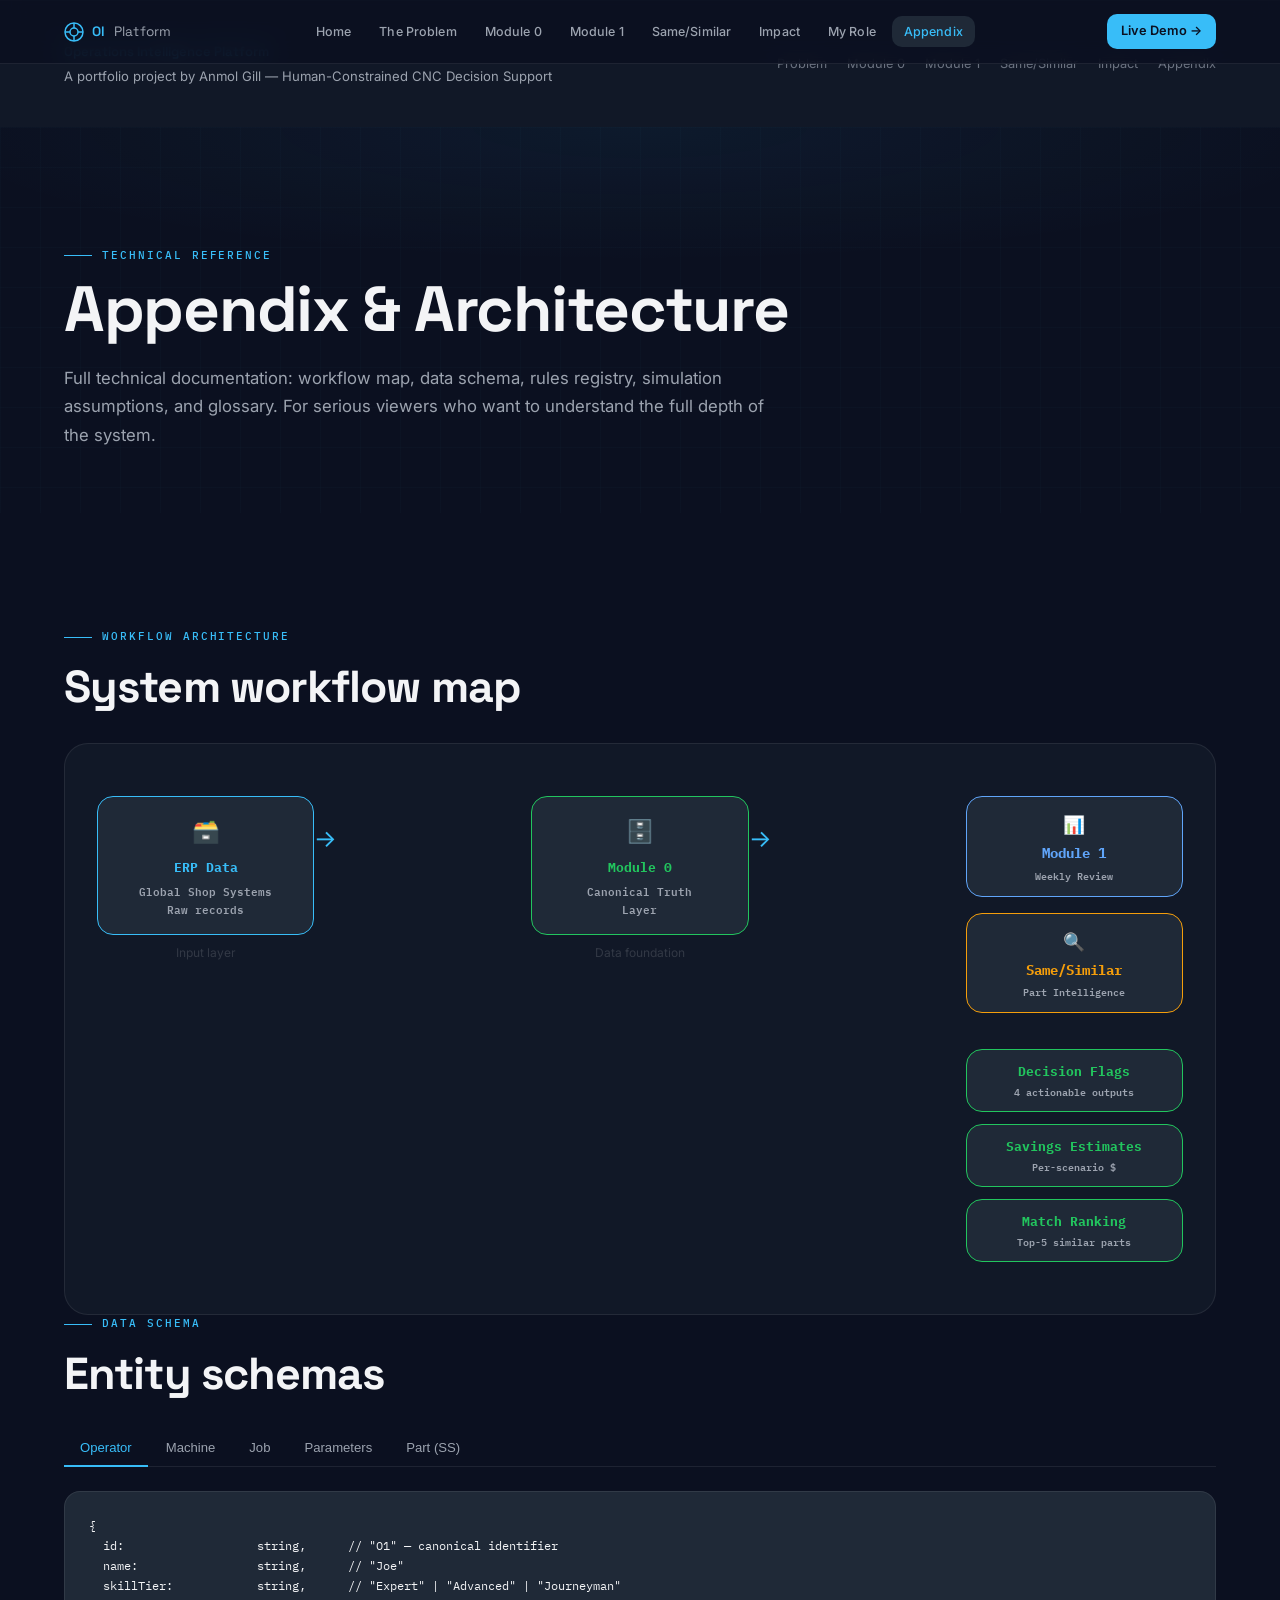
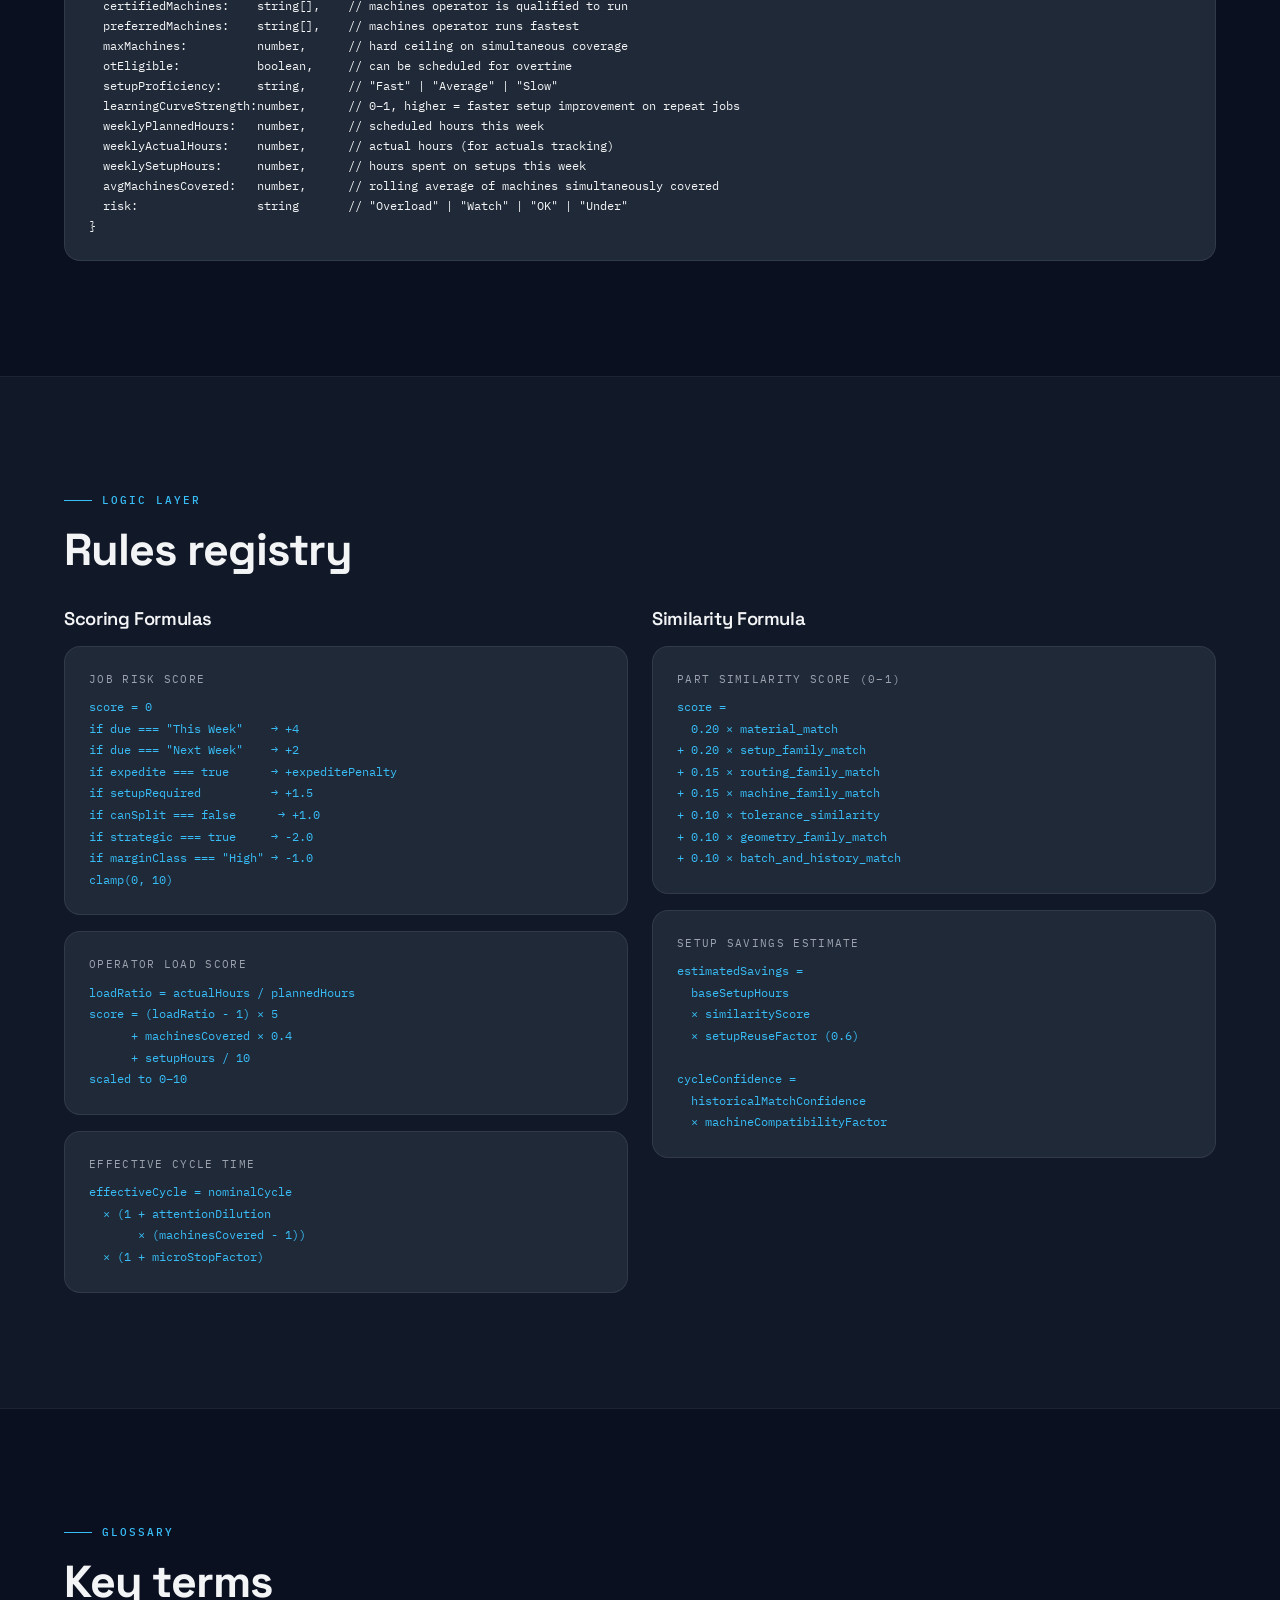
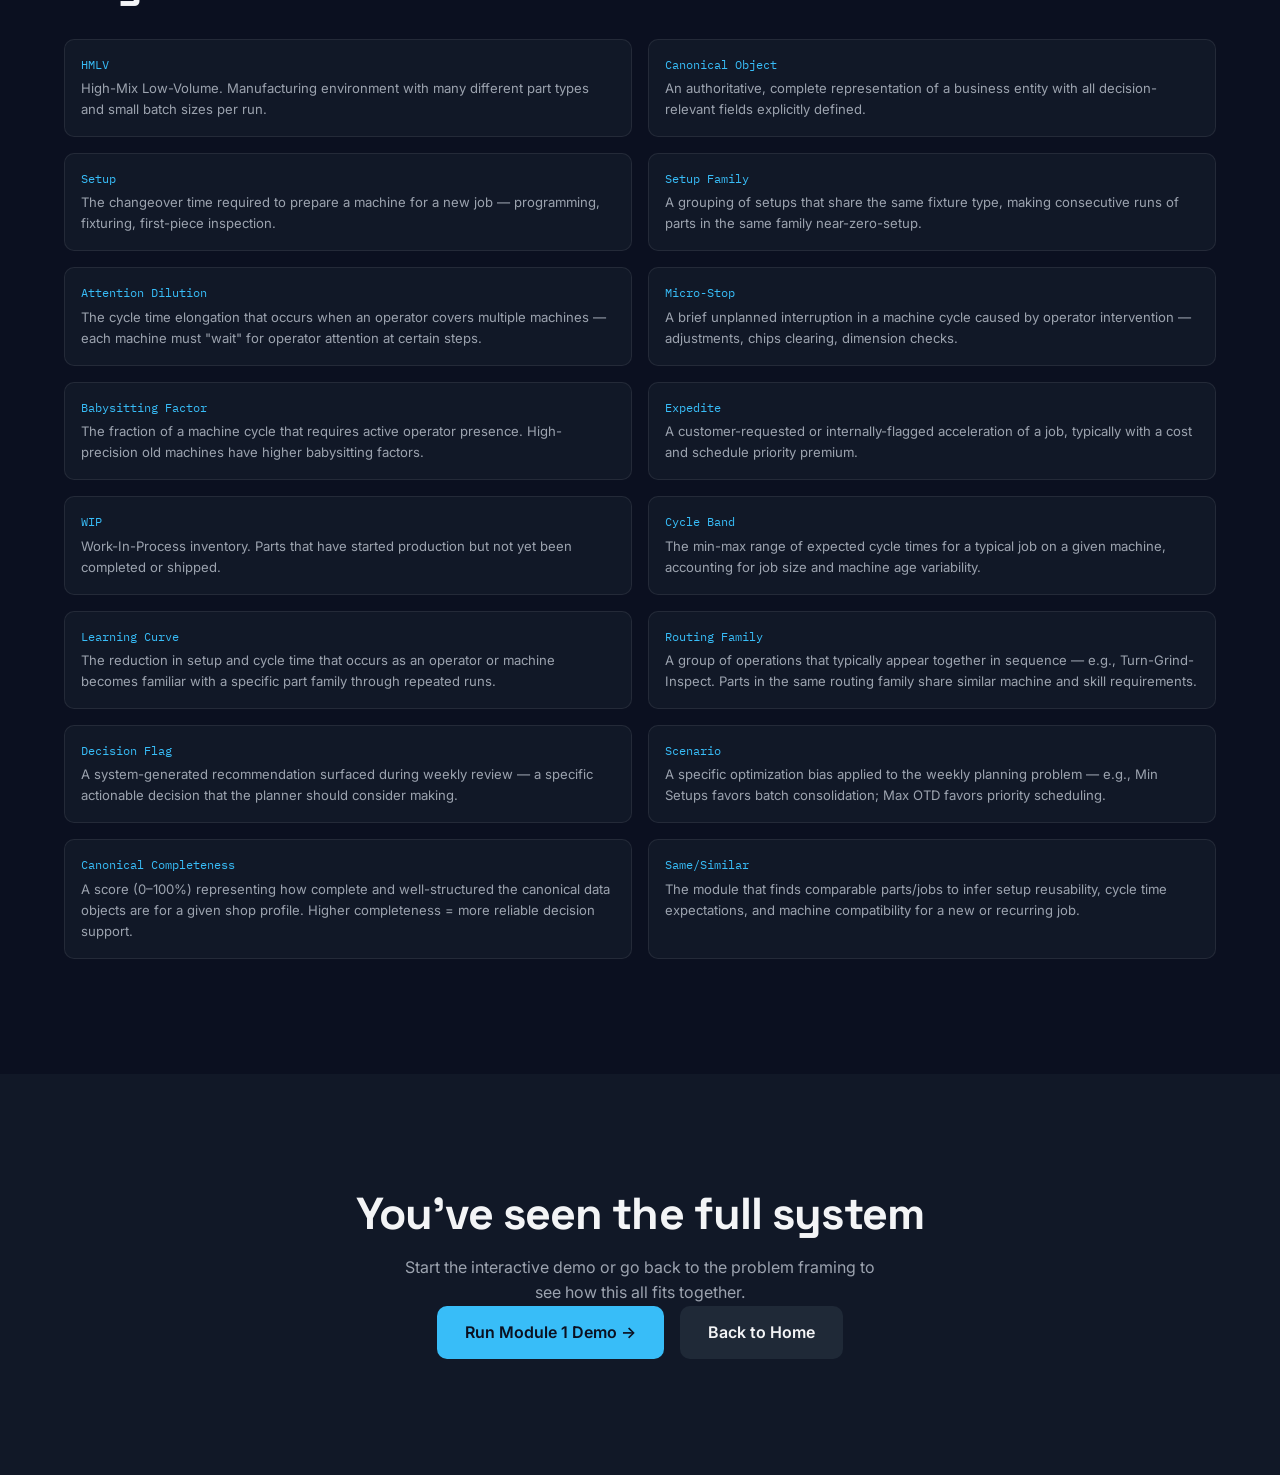
<file: je-bearing/appendix.html>
<!DOCTYPE html>
<html lang="en">
<head>
  <meta charset="UTF-8"/>
  <meta name="viewport" content="width=device-width, initial-scale=1.0"/>
  <title>Appendix — OI Platform</title>
  <link rel="stylesheet" href="css/main.css"/>
</head>
<body>
<script src="js/data.js"></script>
<script src="js/nav.js"></script>

<div class="page-header">
  <div class="container">
    <div class="kicker">Technical Reference</div>
    <h1 class="h-display mb-16">Appendix & Architecture</h1>
    <p>Full technical documentation: workflow map, data schema, rules registry, simulation assumptions, and glossary. For serious viewers who want to understand the full depth of the system.</p>
  </div>
</div>

<!-- ── Workflow Map ────────────────────────────────────── -->
<section>
  <div class="container">
    <div class="kicker">Workflow Architecture</div>
    <h2 class="h-section mb-32">System workflow map</h2>
    <div class="card card-lg mb-40">
      <div style="overflow-x:auto">
        <div style="min-width:900px">
          <!-- Workflow visualization -->
          <div style="display:grid;grid-template-columns:repeat(5,1fr);gap:0;align-items:start;padding:20px 0">
            <div class="flex-col items-center gap-8">
              <div class="entity-node accent" style="width:100%;padding:16px;text-align:center">
                <div style="font-size:1.4rem;margin-bottom:8px">🗃️</div>
                <div style="font-weight:700">ERP Data</div>
                <div style="font-size:0.7rem;color:var(--muted);margin-top:4px">Global Shop Systems<br>Raw records</div>
              </div>
              <div style="color:var(--border2);font-size:0.75rem;text-align:center">Input layer</div>
            </div>
            <div class="flex items-center justify-center" style="font-size:1.5rem;color:var(--accent);padding-top:24px">→</div>
            <div class="flex-col items-center gap-8">
              <div class="entity-node success" style="width:100%;padding:16px;text-align:center">
                <div style="font-size:1.4rem;margin-bottom:8px">🗄️</div>
                <div style="font-weight:700">Module 0</div>
                <div style="font-size:0.7rem;color:var(--muted);margin-top:4px">Canonical Truth<br>Layer</div>
              </div>
              <div style="color:var(--border2);font-size:0.75rem;text-align:center">Data foundation</div>
            </div>
            <div class="flex items-center justify-center" style="font-size:1.5rem;color:var(--accent);padding-top:24px">→</div>
            <div class="flex-col gap-16">
              <div class="entity-node" style="border-color:var(--accent2);color:var(--accent2);padding:12px;text-align:center">
                <div style="font-size:1.1rem;margin-bottom:6px">📊</div>
                <div style="font-weight:700;font-size:0.85rem">Module 1</div>
                <div style="font-size:0.65rem;color:var(--muted);margin-top:2px">Weekly Review</div>
              </div>
              <div class="entity-node" style="border-color:var(--warning);color:var(--warning);padding:12px;text-align:center">
                <div style="font-size:1.1rem;margin-bottom:6px">🔍</div>
                <div style="font-weight:700;font-size:0.85rem">Same/Similar</div>
                <div style="font-size:0.65rem;color:var(--muted);margin-top:2px">Part Intelligence</div>
              </div>
            </div>
          </div>
          <div style="display:grid;grid-template-columns:repeat(5,1fr);gap:0;align-items:start;padding:0 0 20px;margin-top:16px">
            <div></div><div></div><div></div><div></div>
            <div class="flex-col gap-12">
              <div class="entity-node success" style="padding:12px;text-align:center">
                <div style="font-size:0.8rem;font-weight:700">Decision Flags</div>
                <div style="font-size:0.65rem;color:var(--muted)">4 actionable outputs</div>
              </div>
              <div class="entity-node success" style="padding:12px;text-align:center">
                <div style="font-size:0.8rem;font-weight:700">Savings Estimates</div>
                <div style="font-size:0.65rem;color:var(--muted)">Per-scenario $</div>
              </div>
              <div class="entity-node success" style="padding:12px;text-align:center">
                <div style="font-size:0.8rem;font-weight:700">Match Ranking</div>
                <div style="font-size:0.65rem;color:var(--muted)">Top-5 similar parts</div>
              </div>
            </div>
          </div>
        </div>
      </div>
    </div>

    <!-- Data Schema -->
    <div class="kicker">Data Schema</div>
    <h2 class="h-section mb-32">Entity schemas</h2>
    <div class="tabs">
      <button class="tab-btn active" onclick="showTab('schema-operator')">Operator</button>
      <button class="tab-btn" onclick="showTab('schema-machine')">Machine</button>
      <button class="tab-btn" onclick="showTab('schema-job')">Job</button>
      <button class="tab-btn" onclick="showTab('schema-params')">Parameters</button>
      <button class="tab-btn" onclick="showTab('schema-part')">Part (SS)</button>
    </div>

    <div id="tab-schema-operator" class="tab-panel active">
      <div class="card" style="background:var(--surface2)">
        <pre style="font-family:var(--ff-mono);font-size:0.78rem;color:var(--text);overflow:auto;white-space:pre-wrap">{
  id:                   string,      // "O1" — canonical identifier
  name:                 string,      // "Joe"
  skillTier:            string,      // "Expert" | "Advanced" | "Journeyman"
  certifiedMachines:    string[],    // machines operator is qualified to run
  preferredMachines:    string[],    // machines operator runs fastest
  maxMachines:          number,      // hard ceiling on simultaneous coverage
  otEligible:           boolean,     // can be scheduled for overtime
  setupProficiency:     string,      // "Fast" | "Average" | "Slow"
  learningCurveStrength:number,      // 0–1, higher = faster setup improvement on repeat jobs
  weeklyPlannedHours:   number,      // scheduled hours this week
  weeklyActualHours:    number,      // actual hours (for actuals tracking)
  weeklySetupHours:     number,      // hours spent on setups this week
  avgMachinesCovered:   number,      // rolling average of machines simultaneously covered
  risk:                 string       // "Overload" | "Watch" | "OK" | "Under"
}</pre>
      </div>
    </div>

    <div id="tab-schema-machine" class="tab-panel">
      <div class="card" style="background:var(--surface2)">
        <pre style="font-family:var(--ff-mono);font-size:0.78rem;color:var(--text);overflow:auto;white-space:pre-wrap">{
  id:              string,   // "VMC1" — canonical identifier
  type:            string,   // "CNC Mill" | "CNC Lathe" | "Manual Mill" etc
  ageClass:        string,   // "New" | "Mid" | "Old"
  cycleBandMin:    number,   // minimum cycle time for typical job (minutes)
  cycleBandMax:    number,   // maximum cycle time for typical job (minutes)
  setupHours:      number,   // average setup time (hours)
  precision:       string,   // "High" | "Medium" | "Low"
  babysitting:     number,   // 0–1, fraction of cycle requiring operator attention
  varRisk:         string,   // "Low" | "Medium" | "High" | "Very High"
  utilization:     number    // current utilization rate (0–1)
}</pre>
      </div>
    </div>

    <div id="tab-schema-job" class="tab-panel">
      <div class="card" style="background:var(--surface2)">
        <pre style="font-family:var(--ff-mono);font-size:0.78rem;color:var(--text);overflow:auto;white-space:pre-wrap">{
  id:                     string,   // "J101"
  customer:               string,   // "OEMA"
  marginClass:            string,   // "High" | "Medium" | "Low"
  qtyRemaining:           number,   // units left to produce
  dueBucket:              string,   // "This Week" | "Next Week" | "Two+ Weeks"
  setupRequired:          boolean,  // does this job need a new setup?
  preferredMachine:       string,   // ideal machine for this job
  altMachine:             string,   // acceptable fallback machine
  strategic:              boolean,  // is this customer strategically important?
  canSplit:               boolean,  // can the run be split across days/weeks?
  inventoryToleranceDays: number,   // how many days early/late is acceptable?
  idealBatch:             number,   // optimal run quantity
  lcSensitivity:          string,   // learning curve: "High" | "Medium" | "Low"
  expedite:               boolean,  // is this job currently expedited?
  urgencyScore:           number,   // 0–10 urgency score
  strategicScore:         number    // 0–10 strategic importance score
}</pre>
      </div>
    </div>

    <div id="tab-schema-params" class="tab-panel">
      <div class="card" style="background:var(--surface2)">
        <pre style="font-family:var(--ff-mono);font-size:0.78rem;color:var(--text);overflow:auto;white-space:pre-wrap">{
  setupCostPerHour:            number,   // $/hour for setup labor — default $85
  inventoryCarryingPct:        number,   // annual carry cost as % of part value — default 18%
  maxMachinesPerOperator:      number,   // attention ceiling — default 2.5
  batchExtensionThresholdPct:  number,   // when to extend batch to avoid 2nd setup — default 30%
  expeditePenaltyMultiplier:   number,   // cost multiplier for expedited jobs — default 1.4×
  overtimePenaltyMultiplier:   number,   // labor rate multiplier for OT — default 1.2×
  machineSubstitutionPenaltyPct: number, // cycle time penalty for using alt machine — default 12%
  attentionDilutionFactor:     number,   // cycle elongation per extra machine — default 15%
  microStopFactorMin:          number,   // min micro-stop overhead — default 5%
  microStopFactorMax:          number,   // max micro-stop overhead — default 20%
  overtimeRateMultiplier:      number,   // OT pay rate — default 1.5×
  latenessPenaltyPerDay:       number    // $ per day late — default $200
}</pre>
      </div>
    </div>

    <div id="tab-schema-part" class="tab-panel">
      <div class="card" style="background:var(--surface2)">
        <pre style="font-family:var(--ff-mono);font-size:0.78rem;color:var(--text);overflow:auto;white-space:pre-wrap">{
  partId:             string,      // "P201"
  partFamily:         string,      // "Bearing Ring" | "Shaft" | "Flange" etc
  material:           string,      // "4140 Steel" | "17-4 PH" | "304 SS" etc
  diameterMm:         number,      // outer diameter in mm
  lengthMm:           number,      // length in mm
  toleranceClass:     string,      // "Tight" | "Medium" | "Loose"
  machineFamily:      string,      // "CNC Lathe" | "CNC Mill" | "CNC Mill + Lathe"
  routingFamily:      string,      // "Turn-Grind-Inspect" | "Face-Mill-Drill-Inspect" etc
  setupFamily:        string,      // "Ring Soft Jaw" | "Shaft Collet" | "Box Fixture" etc
  historicalSetupH:   number,      // actual setup hours from prior runs
  historicalCycleMin: number,      // actual cycle time from prior runs
  repeatRuns:         number,      // number of times this part has been produced
  imageFamily:        string,      // "ring_like" | "shaft_like" | "flange_like" etc
  candidates:         Array&lt;{
    partId:  string,
    score:   number,               // 0–1 similarity score
    reasons: string[]              // attribute-match explanations
  }&gt;
}</pre>
      </div>
    </div>
  </div>
</section>

<div class="divider"></div>

<!-- ── Rules Registry ──────────────────────────────────── -->
<section style="background:var(--surface)">
  <div class="container">
    <div class="kicker">Logic Layer</div>
    <h2 class="h-section mb-32">Rules registry</h2>
    <div class="grid-2 gap-24">
      <div>
        <h3 class="h-card mb-16">Scoring Formulas</h3>
        <div class="flex-col gap-16">
          <div class="card" style="background:var(--surface2)">
            <div class="kpi-label mb-8">Job Risk Score</div>
            <pre style="font-family:var(--ff-mono);font-size:0.75rem;color:var(--accent);line-height:1.8">score = 0
if due === "This Week"    → +4
if due === "Next Week"    → +2
if expedite === true      → +expeditePenalty
if setupRequired          → +1.5
if canSplit === false      → +1.0
if strategic === true     → -2.0
if marginClass === "High" → -1.0
clamp(0, 10)</pre>
          </div>
          <div class="card" style="background:var(--surface2)">
            <div class="kpi-label mb-8">Operator Load Score</div>
            <pre style="font-family:var(--ff-mono);font-size:0.75rem;color:var(--accent);line-height:1.8">loadRatio = actualHours / plannedHours
score = (loadRatio - 1) × 5
      + machinesCovered × 0.4
      + setupHours / 10
scaled to 0–10</pre>
          </div>
          <div class="card" style="background:var(--surface2)">
            <div class="kpi-label mb-8">Effective Cycle Time</div>
            <pre style="font-family:var(--ff-mono);font-size:0.75rem;color:var(--accent);line-height:1.8">effectiveCycle = nominalCycle
  × (1 + attentionDilution
       × (machinesCovered - 1))
  × (1 + microStopFactor)</pre>
          </div>
        </div>
      </div>
      <div>
        <h3 class="h-card mb-16">Similarity Formula</h3>
        <div class="card mb-16" style="background:var(--surface2)">
          <div class="kpi-label mb-8">Part Similarity Score (0–1)</div>
          <pre style="font-family:var(--ff-mono);font-size:0.75rem;color:var(--accent);line-height:1.8">score =
  0.20 × material_match
+ 0.20 × setup_family_match
+ 0.15 × routing_family_match
+ 0.15 × machine_family_match
+ 0.10 × tolerance_similarity
+ 0.10 × geometry_family_match
+ 0.10 × batch_and_history_match</pre>
        </div>
        <div class="card" style="background:var(--surface2)">
          <div class="kpi-label mb-8">Setup Savings Estimate</div>
          <pre style="font-family:var(--ff-mono);font-size:0.75rem;color:var(--accent);line-height:1.8">estimatedSavings =
  baseSetupHours
  × similarityScore
  × setupReuseFactor (0.6)

cycleConfidence =
  historicalMatchConfidence
  × machineCompatibilityFactor</pre>
        </div>
      </div>
    </div>
  </div>
</section>

<div class="divider"></div>

<!-- ── Glossary ────────────────────────────────────────── -->
<section>
  <div class="container">
    <div class="kicker">Glossary</div>
    <h2 class="h-section mb-32">Key terms</h2>
    <div class="grid-2 gap-16" id="glossary"></div>
  </div>
</section>

<section style="text-align:center;background:var(--surface)">
  <div class="container">
    <h2 class="h-section mb-16">You've seen the full system</h2>
    <p class="muted-text mb-40" style="max-width:480px;margin-left:auto;margin-right:auto">Start the interactive demo or go back to the problem framing to see how this all fits together.</p>
    <div style="display:flex;gap:16px;justify-content:center;flex-wrap:wrap">
      <a href="module1.html" class="btn btn-primary btn-lg">Run Module 1 Demo →</a>
      <a href="index.html"   class="btn btn-ghost btn-lg">Back to Home</a>
    </div>
  </div>
</section>

<script>
function showTab(name) {
  document.querySelectorAll('.tab-panel').forEach(p => p.classList.remove('active'));
  document.querySelectorAll('.tab-btn').forEach(b => b.classList.remove('active'));
  document.getElementById('tab-' + name).classList.add('active');
  event.target.classList.add('active');
}

const glossaryTerms = [
  { term:'HMLV', def:'High-Mix Low-Volume. Manufacturing environment with many different part types and small batch sizes per run.' },
  { term:'Canonical Object', def:'An authoritative, complete representation of a business entity with all decision-relevant fields explicitly defined.' },
  { term:'Setup', def:'The changeover time required to prepare a machine for a new job — programming, fixturing, first-piece inspection.' },
  { term:'Setup Family', def:'A grouping of setups that share the same fixture type, making consecutive runs of parts in the same family near-zero-setup.' },
  { term:'Attention Dilution', def:'The cycle time elongation that occurs when an operator covers multiple machines — each machine must "wait" for operator attention at certain steps.' },
  { term:'Micro-Stop', def:'A brief unplanned interruption in a machine cycle caused by operator intervention — adjustments, chips clearing, dimension checks.' },
  { term:'Babysitting Factor', def:'The fraction of a machine cycle that requires active operator presence. High-precision old machines have higher babysitting factors.' },
  { term:'Expedite', def:'A customer-requested or internally-flagged acceleration of a job, typically with a cost and schedule priority premium.' },
  { term:'WIP', def:'Work-In-Process inventory. Parts that have started production but not yet been completed or shipped.' },
  { term:'Cycle Band', def:'The min-max range of expected cycle times for a typical job on a given machine, accounting for job size and machine age variability.' },
  { term:'Learning Curve', def:'The reduction in setup and cycle time that occurs as an operator or machine becomes familiar with a specific part family through repeated runs.' },
  { term:'Routing Family', def:'A group of operations that typically appear together in sequence — e.g., Turn-Grind-Inspect. Parts in the same routing family share similar machine and skill requirements.' },
  { term:'Decision Flag', def:'A system-generated recommendation surfaced during weekly review — a specific actionable decision that the planner should consider making.' },
  { term:'Scenario', def:'A specific optimization bias applied to the weekly planning problem — e.g., Min Setups favors batch consolidation; Max OTD favors priority scheduling.' },
  { term:'Canonical Completeness', def:'A score (0–100%) representing how complete and well-structured the canonical data objects are for a given shop profile. Higher completeness = more reliable decision support.' },
  { term:'Same/Similar', def:'The module that finds comparable parts/jobs to infer setup reusability, cycle time expectations, and machine compatibility for a new or recurring job.' }
];

document.getElementById('glossary').innerHTML = glossaryTerms.map(t => `
  <div class="card card-sm">
    <div class="font-mono text-xs" style="color:var(--accent);margin-bottom:4px">${t.term}</div>
    <div class="text-sm muted-text">${t.def}</div>
  </div>`
).join('');
</script>
</body>
</html>
</file>
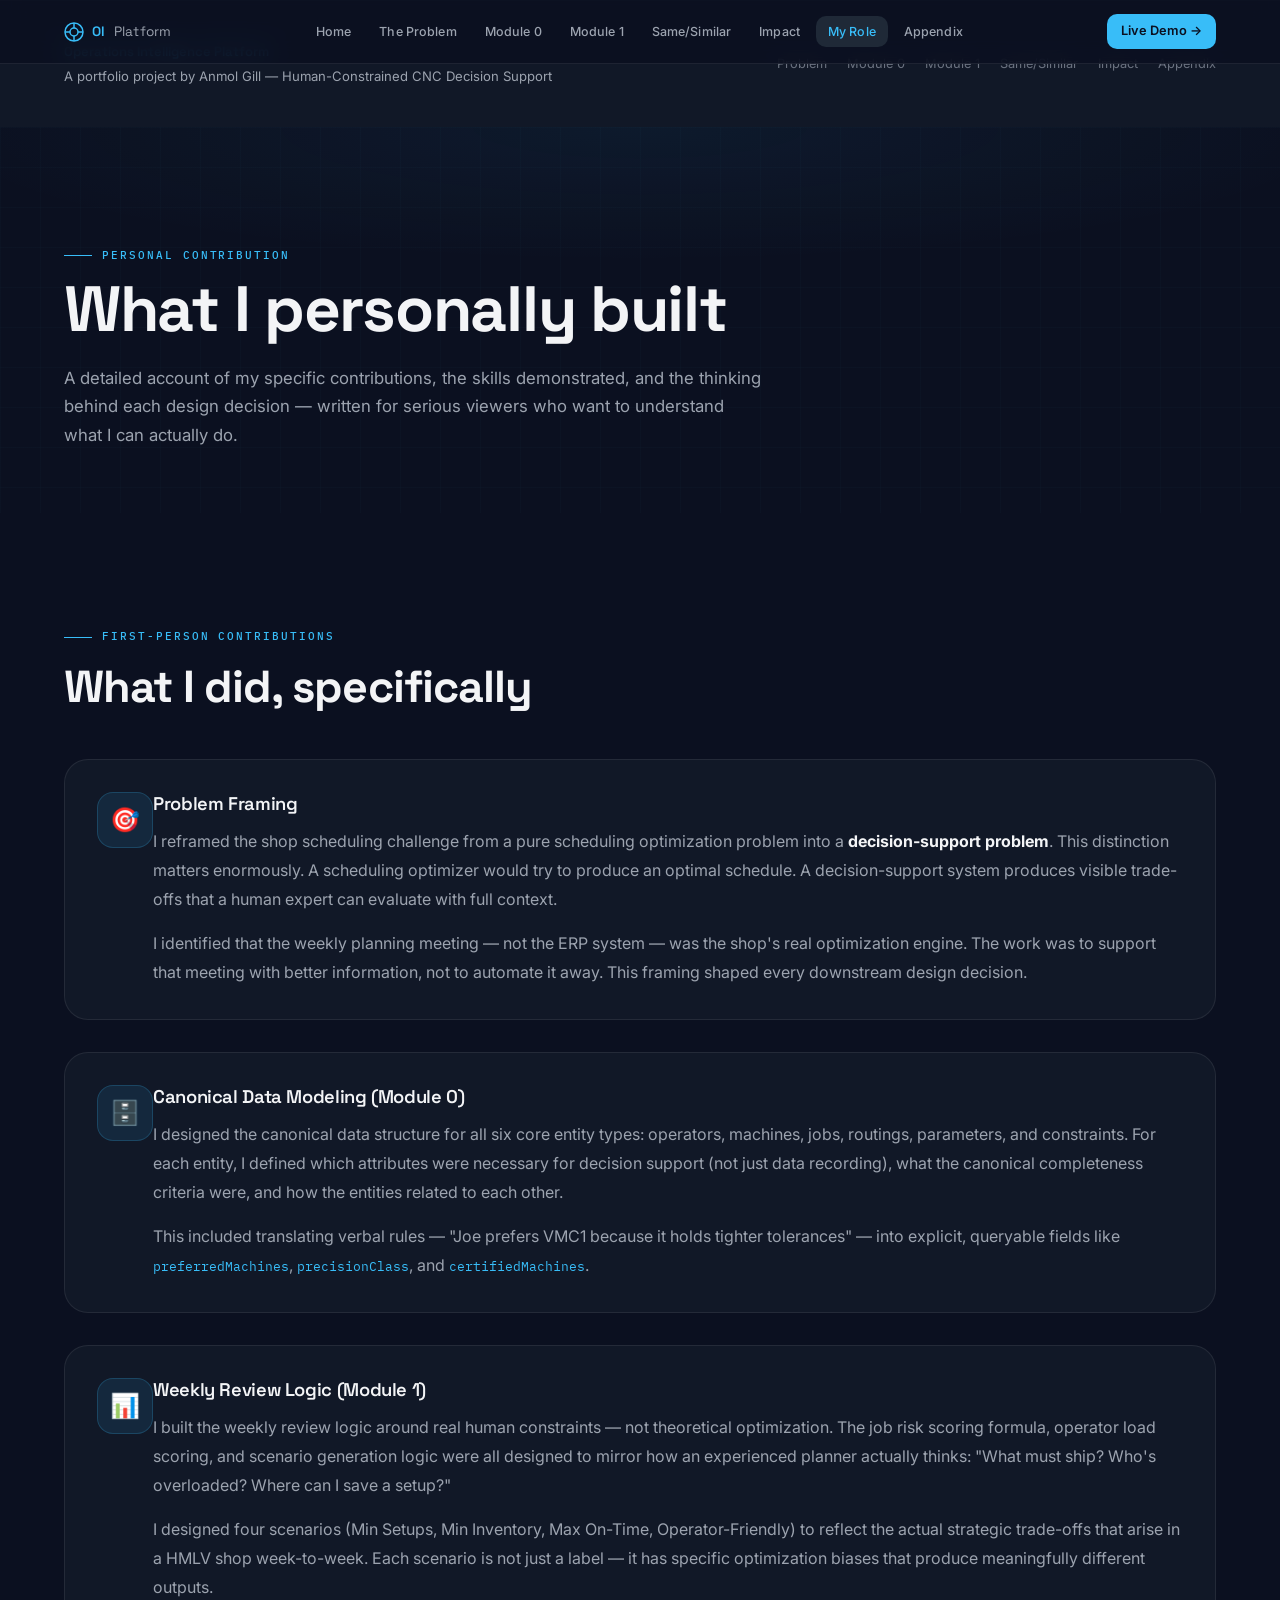
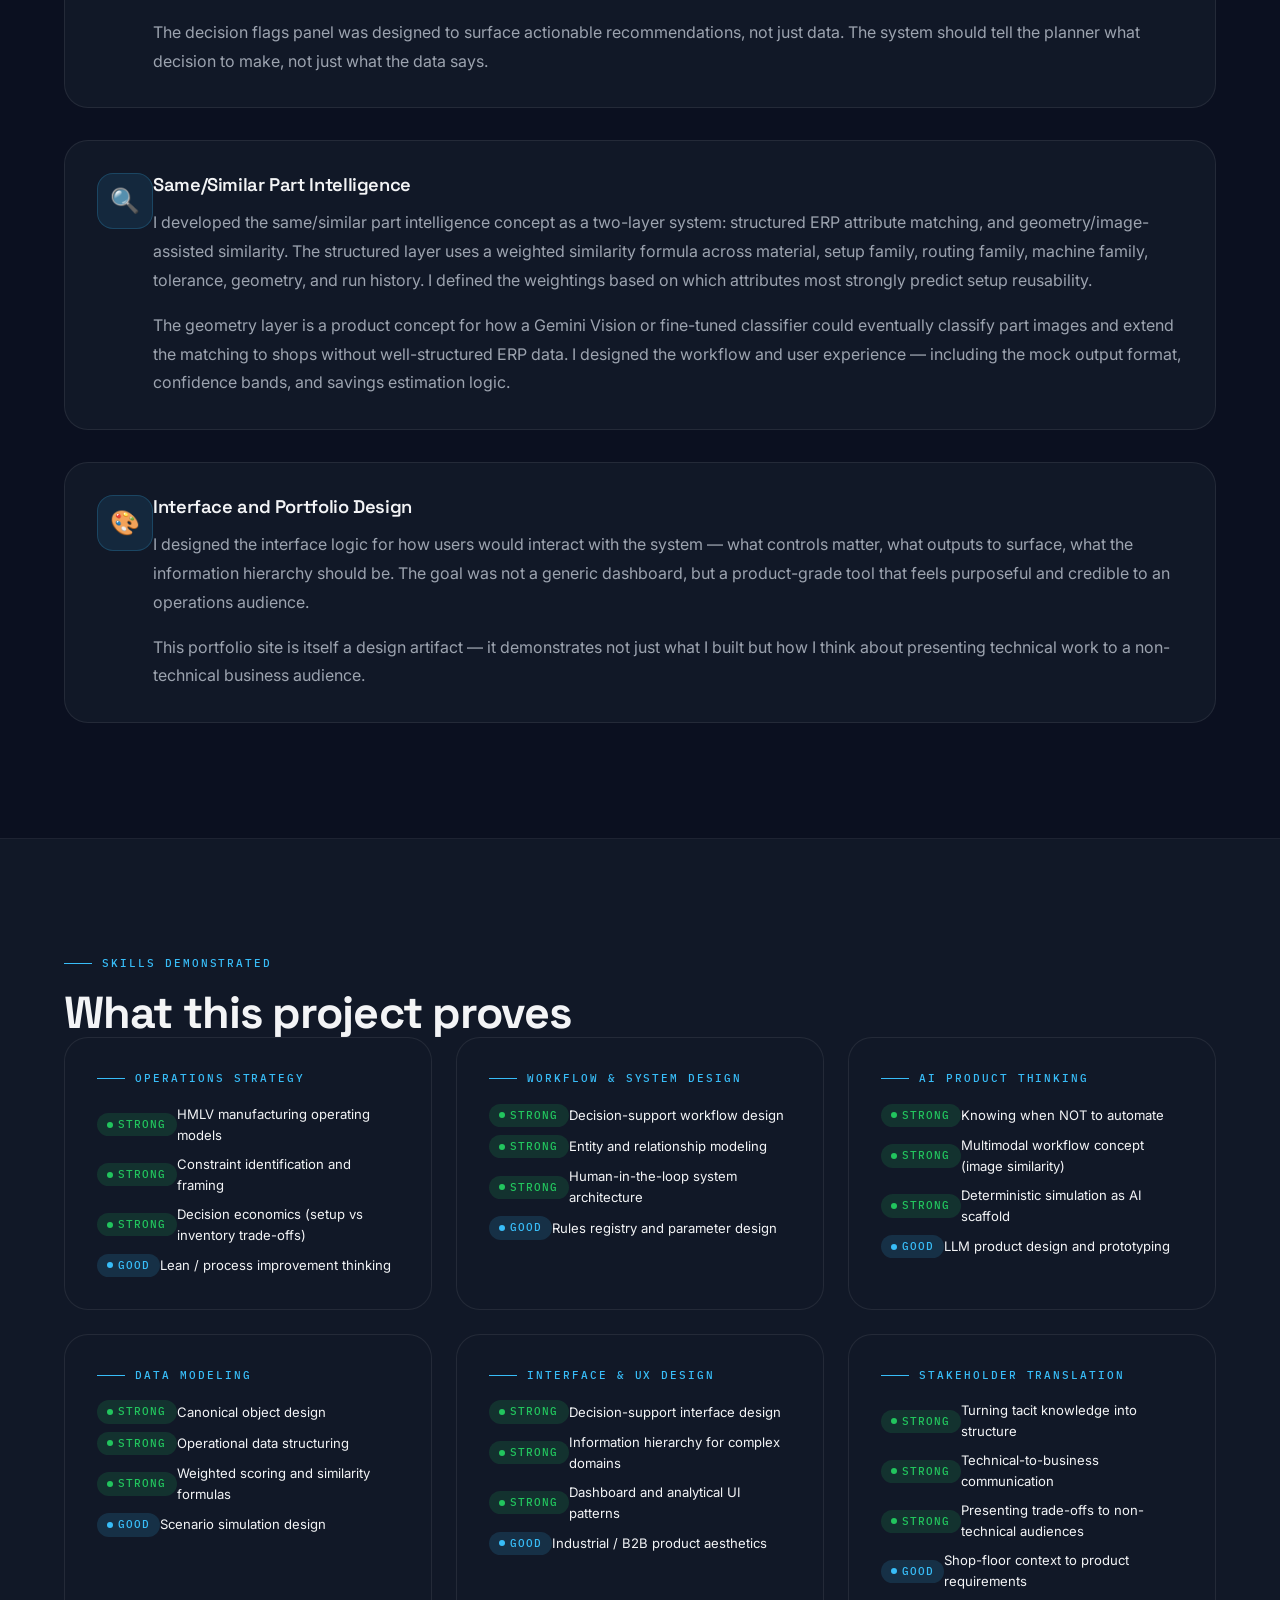
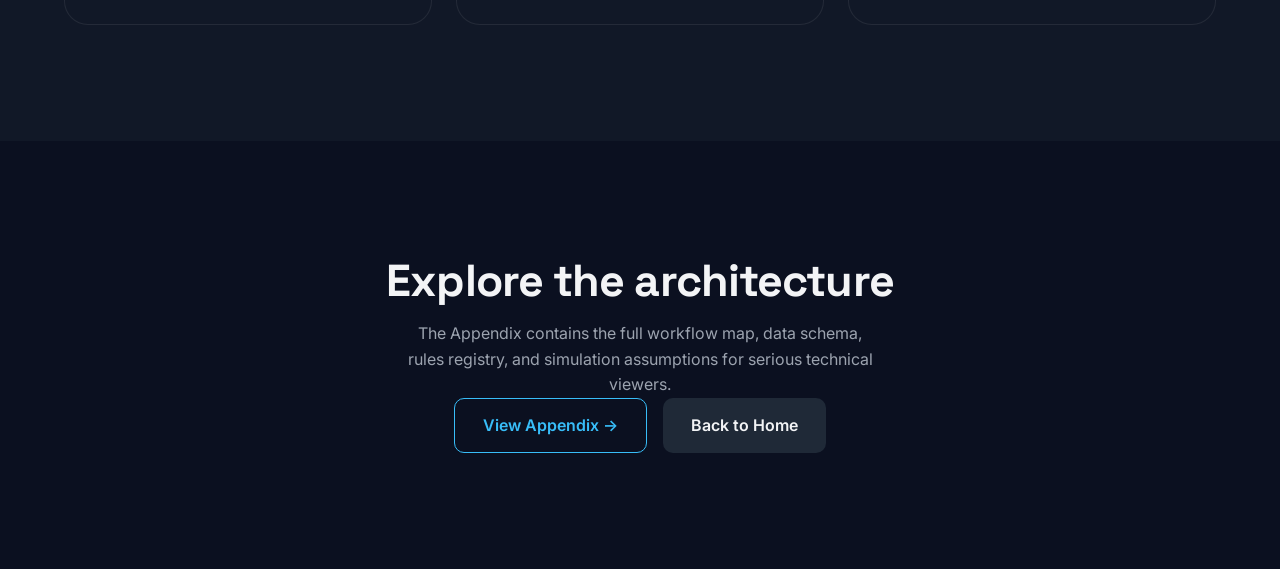
<file: je-bearing/my-role.html>
<!DOCTYPE html>
<html lang="en">
<head>
  <meta charset="UTF-8"/>
  <meta name="viewport" content="width=device-width, initial-scale=1.0"/>
  <title>My Role — OI Platform</title>
  <link rel="stylesheet" href="css/main.css"/>
</head>
<body>
<script src="js/data.js"></script>
<script src="js/nav.js"></script>

<div class="page-header">
  <div class="container">
    <div class="kicker">Personal Contribution</div>
    <h1 class="h-display mb-16">What I personally built</h1>
    <p>A detailed account of my specific contributions, the skills demonstrated, and the thinking behind each design decision — written for serious viewers who want to understand what I can actually do.</p>
  </div>
</div>

<!-- ── Contributions ───────────────────────────────────── -->
<section>
  <div class="container">
    <div class="kicker">First-Person Contributions</div>
    <h2 class="h-section mb-48">What I did, specifically</h2>

    <div class="flex-col gap-32">

      <div class="card card-lg">
        <div class="flex gap-20">
          <div style="width:56px;height:56px;border-radius:var(--r);background:rgba(56,189,248,0.1);border:1px solid rgba(56,189,248,0.2);display:flex;align-items:center;justify-content:center;font-size:1.5rem;flex-shrink:0">🎯</div>
          <div>
            <h3 class="h-card mb-12">Problem Framing</h3>
            <p style="color:var(--muted);line-height:1.8;margin-bottom:16px">I reframed the shop scheduling challenge from a pure scheduling optimization problem into a <strong style="color:var(--text)">decision-support problem</strong>. This distinction matters enormously. A scheduling optimizer would try to produce an optimal schedule. A decision-support system produces visible trade-offs that a human expert can evaluate with full context.</p>
            <p style="color:var(--muted);line-height:1.8">I identified that the weekly planning meeting — not the ERP system — was the shop's real optimization engine. The work was to support that meeting with better information, not to automate it away. This framing shaped every downstream design decision.</p>
          </div>
        </div>
      </div>

      <div class="card card-lg">
        <div class="flex gap-20">
          <div style="width:56px;height:56px;border-radius:var(--r);background:rgba(56,189,248,0.1);border:1px solid rgba(56,189,248,0.2);display:flex;align-items:center;justify-content:center;font-size:1.5rem;flex-shrink:0">🗄️</div>
          <div>
            <h3 class="h-card mb-12">Canonical Data Modeling (Module 0)</h3>
            <p style="color:var(--muted);line-height:1.8;margin-bottom:16px">I designed the canonical data structure for all six core entity types: operators, machines, jobs, routings, parameters, and constraints. For each entity, I defined which attributes were necessary for decision support (not just data recording), what the canonical completeness criteria were, and how the entities related to each other.</p>
            <p style="color:var(--muted);line-height:1.8">This included translating verbal rules — "Joe prefers VMC1 because it holds tighter tolerances" — into explicit, queryable fields like <span class="font-mono text-sm" style="color:var(--accent)">preferredMachines</span>, <span class="font-mono text-sm" style="color:var(--accent)">precisionClass</span>, and <span class="font-mono text-sm" style="color:var(--accent)">certifiedMachines</span>.</p>
          </div>
        </div>
      </div>

      <div class="card card-lg">
        <div class="flex gap-20">
          <div style="width:56px;height:56px;border-radius:var(--r);background:rgba(56,189,248,0.1);border:1px solid rgba(56,189,248,0.2);display:flex;align-items:center;justify-content:center;font-size:1.5rem;flex-shrink:0">📊</div>
          <div>
            <h3 class="h-card mb-12">Weekly Review Logic (Module 1)</h3>
            <p style="color:var(--muted);line-height:1.8;margin-bottom:16px">I built the weekly review logic around real human constraints — not theoretical optimization. The job risk scoring formula, operator load scoring, and scenario generation logic were all designed to mirror how an experienced planner actually thinks: "What must ship? Who's overloaded? Where can I save a setup?"</p>
            <p style="color:var(--muted);line-height:1.8;margin-bottom:16px">I designed four scenarios (Min Setups, Min Inventory, Max On-Time, Operator-Friendly) to reflect the actual strategic trade-offs that arise in a HMLV shop week-to-week. Each scenario is not just a label — it has specific optimization biases that produce meaningfully different outputs.</p>
            <p style="color:var(--muted);line-height:1.8">The decision flags panel was designed to surface actionable recommendations, not just data. The system should tell the planner what decision to make, not just what the data says.</p>
          </div>
        </div>
      </div>

      <div class="card card-lg">
        <div class="flex gap-20">
          <div style="width:56px;height:56px;border-radius:var(--r);background:rgba(56,189,248,0.1);border:1px solid rgba(56,189,248,0.2);display:flex;align-items:center;justify-content:center;font-size:1.5rem;flex-shrink:0">🔍</div>
          <div>
            <h3 class="h-card mb-12">Same/Similar Part Intelligence</h3>
            <p style="color:var(--muted);line-height:1.8;margin-bottom:16px">I developed the same/similar part intelligence concept as a two-layer system: structured ERP attribute matching, and geometry/image-assisted similarity. The structured layer uses a weighted similarity formula across material, setup family, routing family, machine family, tolerance, geometry, and run history. I defined the weightings based on which attributes most strongly predict setup reusability.</p>
            <p style="color:var(--muted);line-height:1.8">The geometry layer is a product concept for how a Gemini Vision or fine-tuned classifier could eventually classify part images and extend the matching to shops without well-structured ERP data. I designed the workflow and user experience — including the mock output format, confidence bands, and savings estimation logic.</p>
          </div>
        </div>
      </div>

      <div class="card card-lg">
        <div class="flex gap-20">
          <div style="width:56px;height:56px;border-radius:var(--r);background:rgba(56,189,248,0.1);border:1px solid rgba(56,189,248,0.2);display:flex;align-items:center;justify-content:center;font-size:1.5rem;flex-shrink:0">🎨</div>
          <div>
            <h3 class="h-card mb-12">Interface and Portfolio Design</h3>
            <p style="color:var(--muted);line-height:1.8;margin-bottom:16px">I designed the interface logic for how users would interact with the system — what controls matter, what outputs to surface, what the information hierarchy should be. The goal was not a generic dashboard, but a product-grade tool that feels purposeful and credible to an operations audience.</p>
            <p style="color:var(--muted);line-height:1.8">This portfolio site is itself a design artifact — it demonstrates not just what I built but how I think about presenting technical work to a non-technical business audience.</p>
          </div>
        </div>
      </div>

    </div>
  </div>
</section>

<div class="divider"></div>

<!-- ── Skills Map ──────────────────────────────────────── -->
<section style="background:var(--surface)">
  <div class="container">
    <div class="kicker">Skills Demonstrated</div>
    <h2 class="h-section mb-40">What this project proves</h2>
    <div class="grid-3 gap-20">
      <div class="card card-lg">
        <div class="kicker" style="margin-bottom:16px">Operations Strategy</div>
        <div class="flex-col gap-8">
          <div class="flex gap-10 items-center"><span class="badge badge-success badge-dot">Strong</span><span class="text-sm">HMLV manufacturing operating models</span></div>
          <div class="flex gap-10 items-center"><span class="badge badge-success badge-dot">Strong</span><span class="text-sm">Constraint identification and framing</span></div>
          <div class="flex gap-10 items-center"><span class="badge badge-success badge-dot">Strong</span><span class="text-sm">Decision economics (setup vs inventory trade-offs)</span></div>
          <div class="flex gap-10 items-center"><span class="badge badge-accent badge-dot">Good</span><span class="text-sm">Lean / process improvement thinking</span></div>
        </div>
      </div>
      <div class="card card-lg">
        <div class="kicker" style="margin-bottom:16px">Workflow & System Design</div>
        <div class="flex-col gap-8">
          <div class="flex gap-10 items-center"><span class="badge badge-success badge-dot">Strong</span><span class="text-sm">Decision-support workflow design</span></div>
          <div class="flex gap-10 items-center"><span class="badge badge-success badge-dot">Strong</span><span class="text-sm">Entity and relationship modeling</span></div>
          <div class="flex gap-10 items-center"><span class="badge badge-success badge-dot">Strong</span><span class="text-sm">Human-in-the-loop system architecture</span></div>
          <div class="flex gap-10 items-center"><span class="badge badge-accent badge-dot">Good</span><span class="text-sm">Rules registry and parameter design</span></div>
        </div>
      </div>
      <div class="card card-lg">
        <div class="kicker" style="margin-bottom:16px">AI Product Thinking</div>
        <div class="flex-col gap-8">
          <div class="flex gap-10 items-center"><span class="badge badge-success badge-dot">Strong</span><span class="text-sm">Knowing when NOT to automate</span></div>
          <div class="flex gap-10 items-center"><span class="badge badge-success badge-dot">Strong</span><span class="text-sm">Multimodal workflow concept (image similarity)</span></div>
          <div class="flex gap-10 items-center"><span class="badge badge-success badge-dot">Strong</span><span class="text-sm">Deterministic simulation as AI scaffold</span></div>
          <div class="flex gap-10 items-center"><span class="badge badge-accent badge-dot">Good</span><span class="text-sm">LLM product design and prototyping</span></div>
        </div>
      </div>
      <div class="card card-lg">
        <div class="kicker" style="margin-bottom:16px">Data Modeling</div>
        <div class="flex-col gap-8">
          <div class="flex gap-10 items-center"><span class="badge badge-success badge-dot">Strong</span><span class="text-sm">Canonical object design</span></div>
          <div class="flex gap-10 items-center"><span class="badge badge-success badge-dot">Strong</span><span class="text-sm">Operational data structuring</span></div>
          <div class="flex gap-10 items-center"><span class="badge badge-success badge-dot">Strong</span><span class="text-sm">Weighted scoring and similarity formulas</span></div>
          <div class="flex gap-10 items-center"><span class="badge badge-accent badge-dot">Good</span><span class="text-sm">Scenario simulation design</span></div>
        </div>
      </div>
      <div class="card card-lg">
        <div class="kicker" style="margin-bottom:16px">Interface & UX Design</div>
        <div class="flex-col gap-8">
          <div class="flex gap-10 items-center"><span class="badge badge-success badge-dot">Strong</span><span class="text-sm">Decision-support interface design</span></div>
          <div class="flex gap-10 items-center"><span class="badge badge-success badge-dot">Strong</span><span class="text-sm">Information hierarchy for complex domains</span></div>
          <div class="flex gap-10 items-center"><span class="badge badge-success badge-dot">Strong</span><span class="text-sm">Dashboard and analytical UI patterns</span></div>
          <div class="flex gap-10 items-center"><span class="badge badge-accent badge-dot">Good</span><span class="text-sm">Industrial / B2B product aesthetics</span></div>
        </div>
      </div>
      <div class="card card-lg">
        <div class="kicker" style="margin-bottom:16px">Stakeholder Translation</div>
        <div class="flex-col gap-8">
          <div class="flex gap-10 items-center"><span class="badge badge-success badge-dot">Strong</span><span class="text-sm">Turning tacit knowledge into structure</span></div>
          <div class="flex gap-10 items-center"><span class="badge badge-success badge-dot">Strong</span><span class="text-sm">Technical-to-business communication</span></div>
          <div class="flex gap-10 items-center"><span class="badge badge-success badge-dot">Strong</span><span class="text-sm">Presenting trade-offs to non-technical audiences</span></div>
          <div class="flex gap-10 items-center"><span class="badge badge-accent badge-dot">Good</span><span class="text-sm">Shop-floor context to product requirements</span></div>
        </div>
      </div>
    </div>
  </div>
</section>

<section style="text-align:center">
  <div class="container">
    <h2 class="h-section mb-16">Explore the architecture</h2>
    <p class="muted-text mb-40" style="max-width:480px;margin-left:auto;margin-right:auto">The Appendix contains the full workflow map, data schema, rules registry, and simulation assumptions for serious technical viewers.</p>
    <div style="display:flex;gap:16px;justify-content:center;flex-wrap:wrap">
      <a href="appendix.html" class="btn btn-outline btn-lg">View Appendix →</a>
      <a href="index.html"    class="btn btn-ghost btn-lg">Back to Home</a>
    </div>
  </div>
</section>
</body>
</html>
</file>
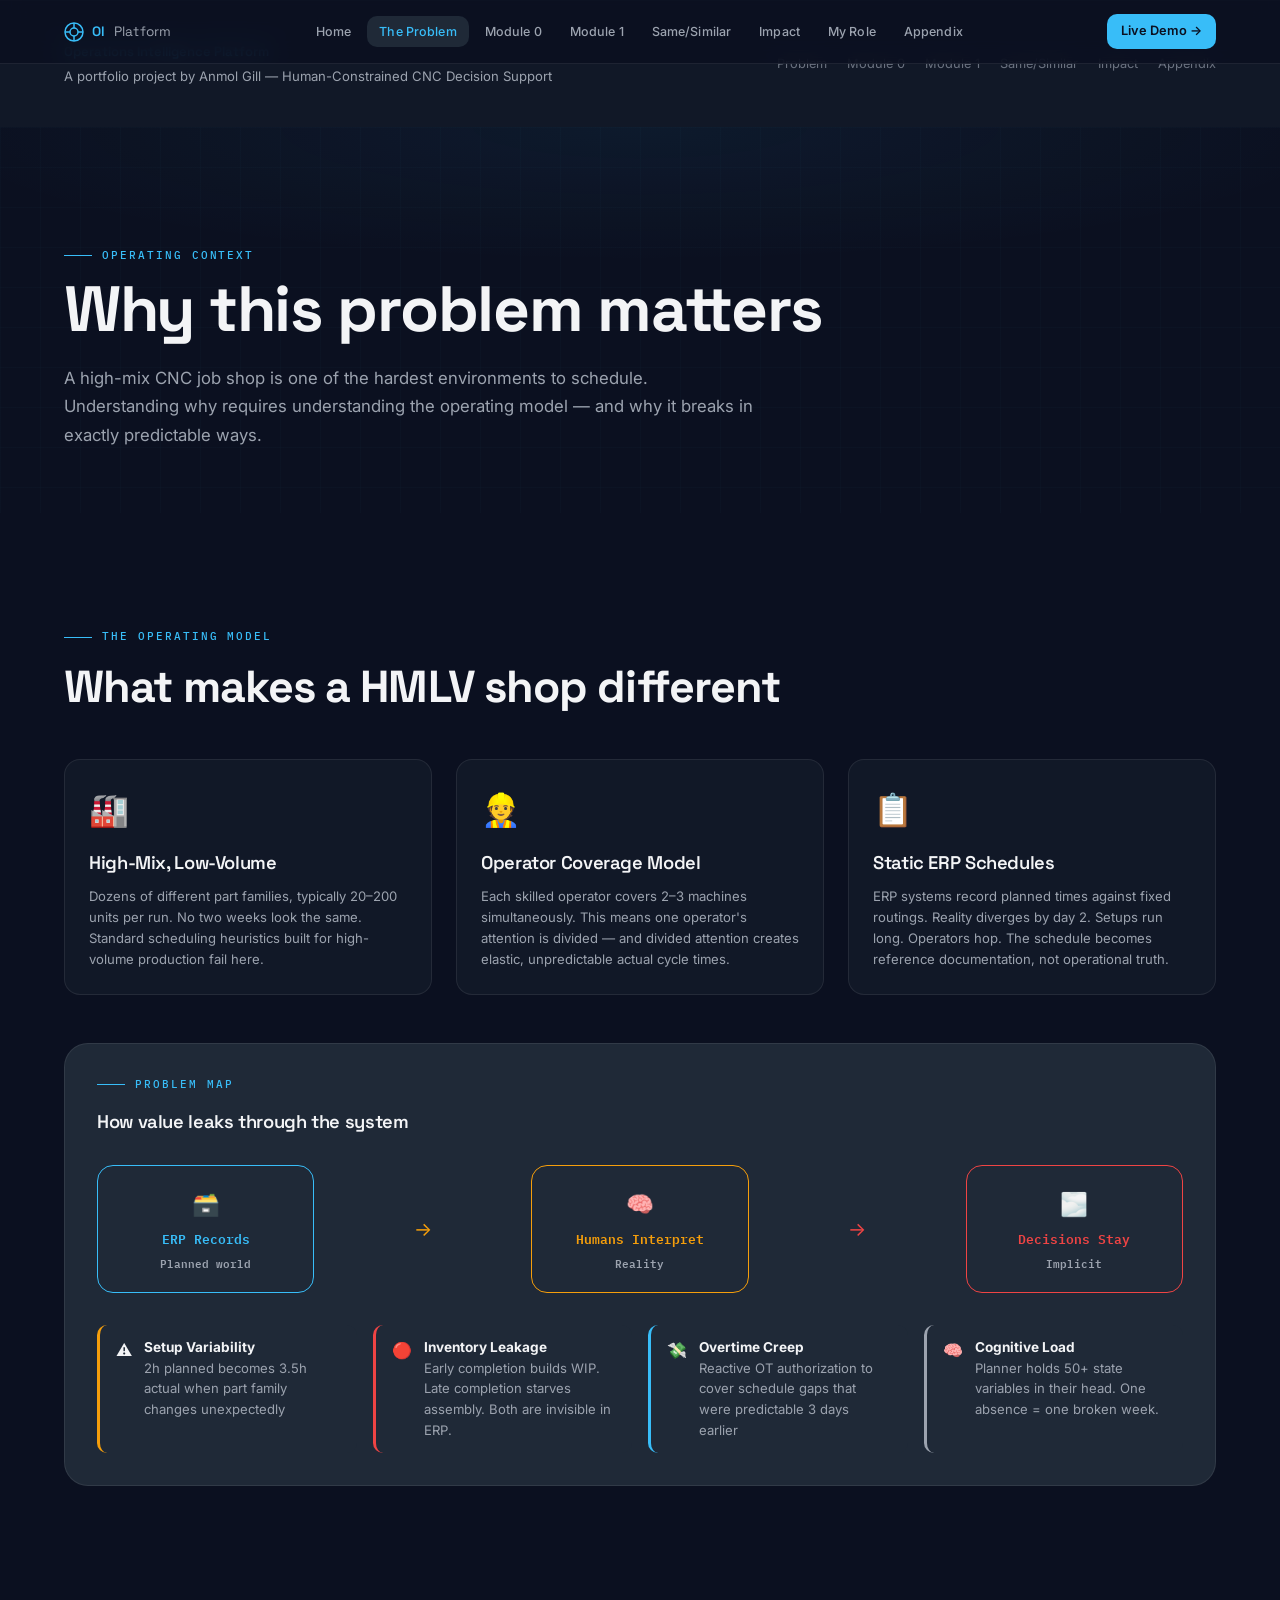
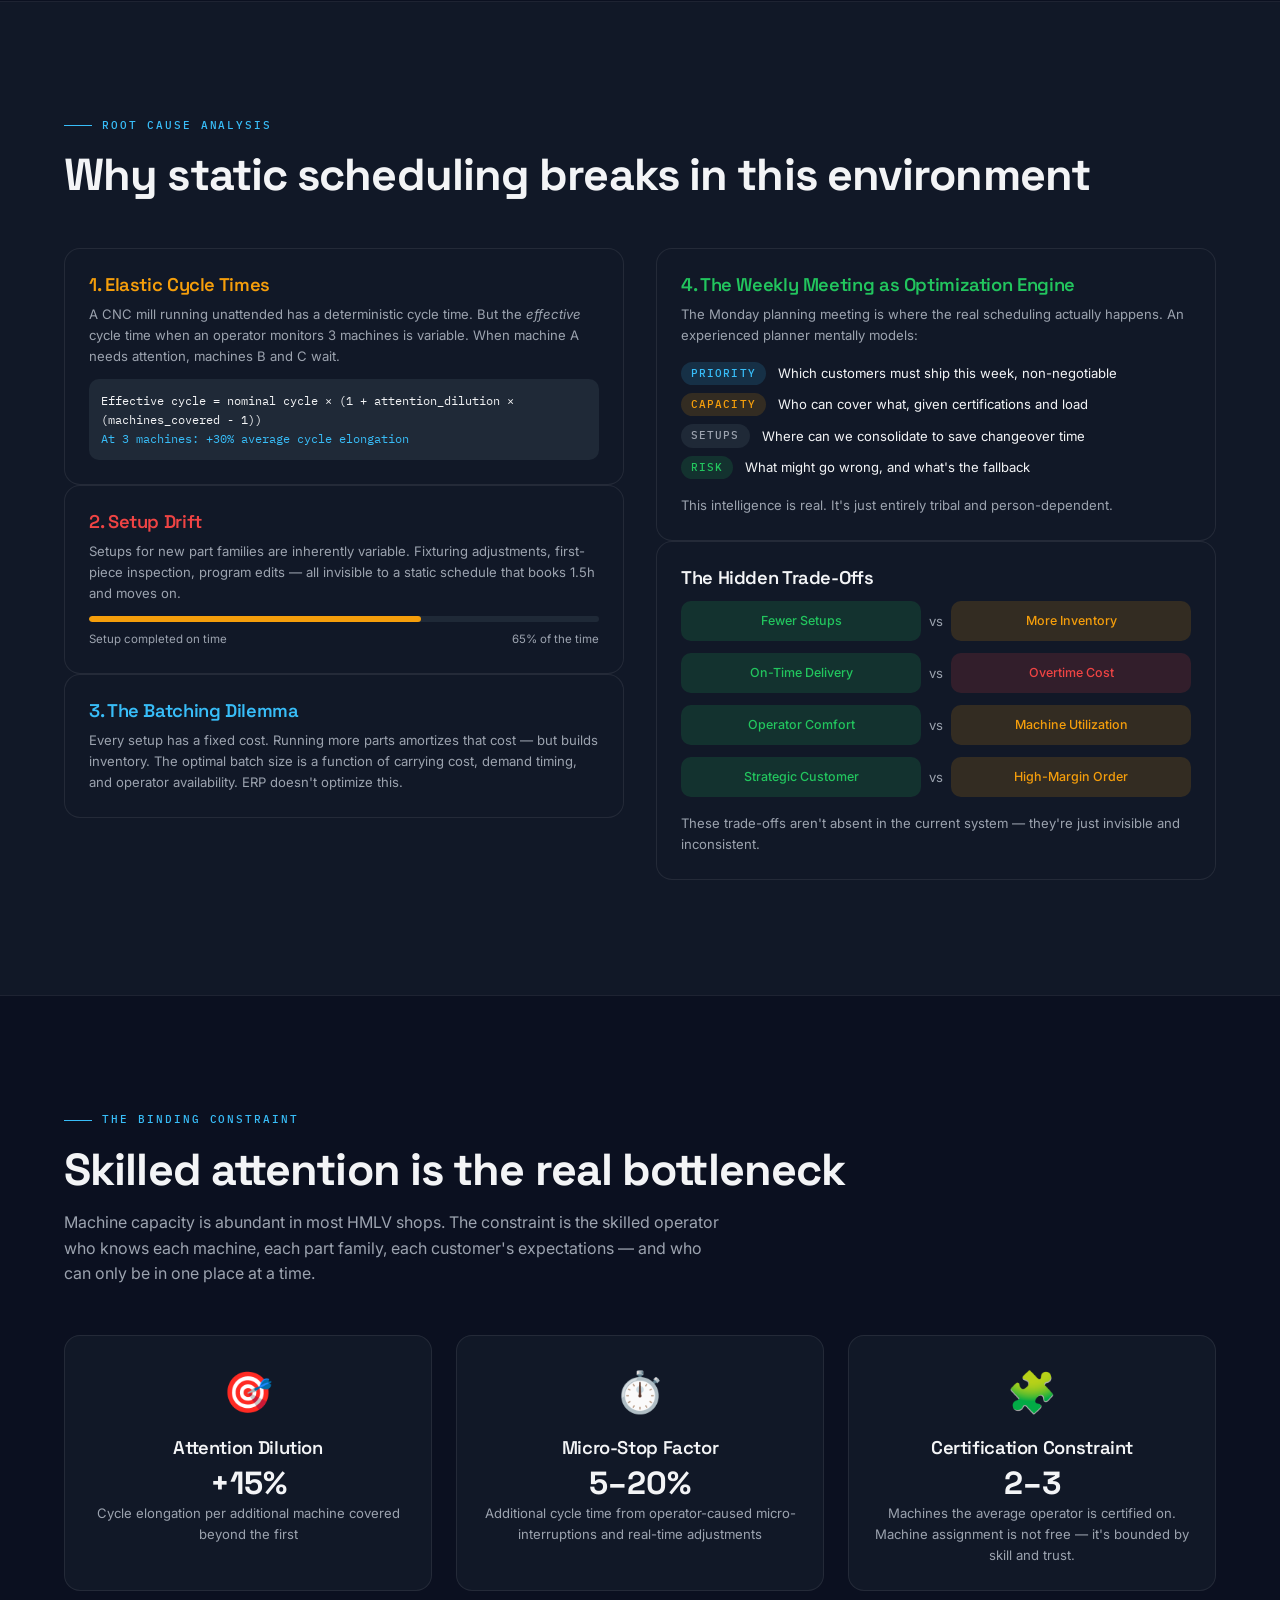
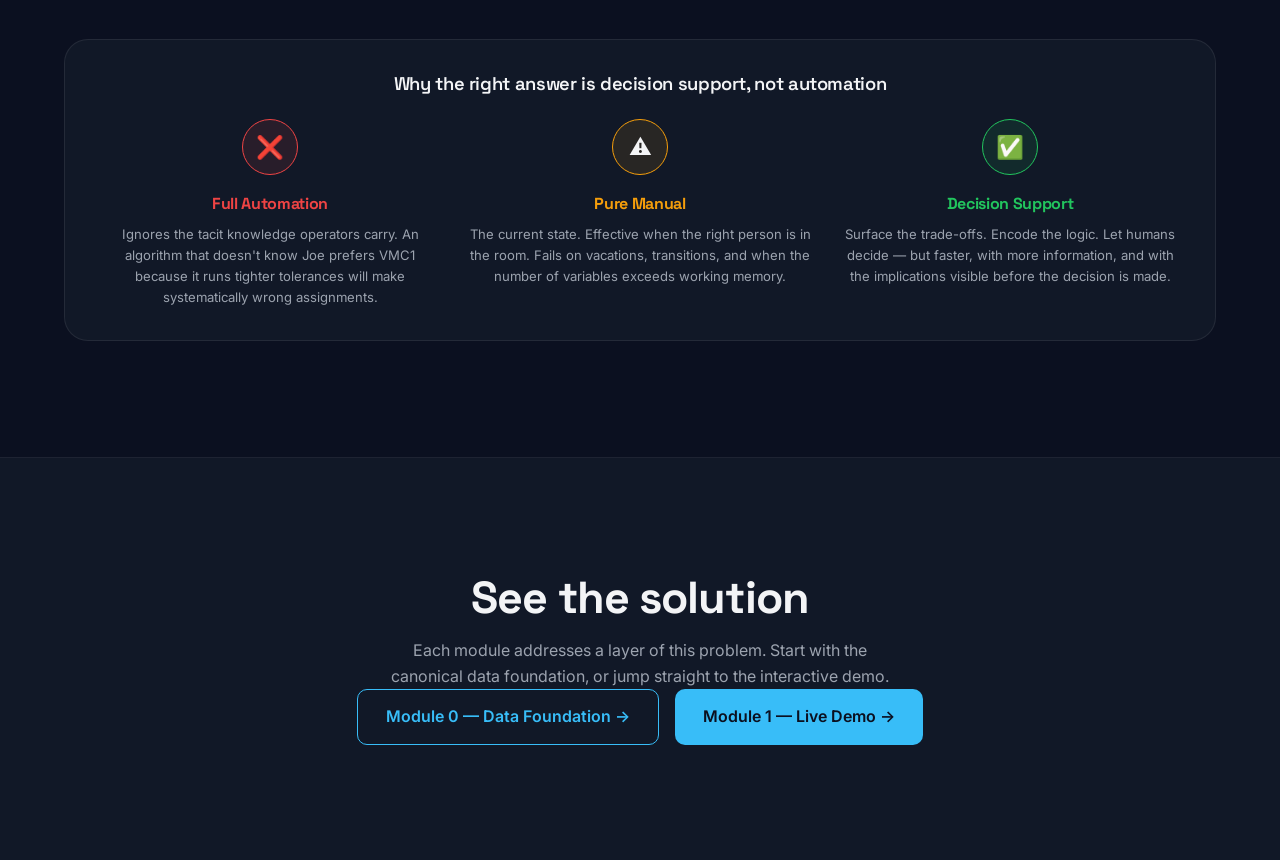
<file: je-bearing/problem.html>
<!DOCTYPE html>
<html lang="en">
<head>
  <meta charset="UTF-8"/>
  <meta name="viewport" content="width=device-width, initial-scale=1.0"/>
  <title>The Problem — OI Platform</title>
  <link rel="stylesheet" href="css/main.css"/>
</head>
<body>
<script src="js/data.js"></script>
<script src="js/nav.js"></script>

<!-- ── Page Header ────────────────────────────────────── -->
<div class="page-header">
  <div class="container">
    <div class="kicker">Operating Context</div>
    <h1 class="h-display mb-16">Why this problem matters</h1>
    <p>A high-mix CNC job shop is one of the hardest environments to schedule. Understanding why requires understanding the operating model — and why it breaks in exactly predictable ways.</p>
  </div>
</div>

<!-- ── Operating Model ────────────────────────────────── -->
<section>
  <div class="container">
    <div class="kicker">The Operating Model</div>
    <h2 class="h-section mb-48">What makes a HMLV shop different</h2>

    <div class="grid-3 gap-24 mb-48">
      <div class="card accent-border">
        <div style="font-size:2rem;margin-bottom:16px">🏭</div>
        <h3 class="h-card mb-12">High-Mix, Low-Volume</h3>
        <p class="text-sm muted-text">Dozens of different part families, typically 20–200 units per run. No two weeks look the same. Standard scheduling heuristics built for high-volume production fail here.</p>
      </div>
      <div class="card warning-border">
        <div style="font-size:2rem;margin-bottom:16px">👷</div>
        <h3 class="h-card mb-12">Operator Coverage Model</h3>
        <p class="text-sm muted-text">Each skilled operator covers 2–3 machines simultaneously. This means one operator's attention is divided — and divided attention creates elastic, unpredictable actual cycle times.</p>
      </div>
      <div class="card">
        <div style="font-size:2rem;margin-bottom:16px">📋</div>
        <h3 class="h-card mb-12">Static ERP Schedules</h3>
        <p class="text-sm muted-text">ERP systems record planned times against fixed routings. Reality diverges by day 2. Setups run long. Operators hop. The schedule becomes reference documentation, not operational truth.</p>
      </div>
    </div>

    <!-- Problem Map -->
    <div class="card card-lg" style="background:var(--surface2)">
      <div class="kicker">Problem Map</div>
      <h3 class="h-card mb-32">How value leaks through the system</h3>

      <div style="display:grid;grid-template-columns:repeat(5,1fr);gap:0;align-items:center;margin-bottom:32px">
        <div class="entity-node accent" style="text-align:center;padding:20px 12px">
          <div style="font-size:1.4rem;margin-bottom:8px">🗃️</div>
          <div>ERP Records</div>
          <div style="font-size:0.7rem;color:var(--muted);margin-top:4px">Planned world</div>
        </div>
        <div style="text-align:center;color:var(--warning);font-size:1.2rem">→</div>
        <div class="entity-node warning" style="text-align:center;padding:20px 12px">
          <div style="font-size:1.4rem;margin-bottom:8px">🧠</div>
          <div>Humans Interpret</div>
          <div style="font-size:0.7rem;color:var(--muted);margin-top:4px">Reality</div>
        </div>
        <div style="text-align:center;color:var(--danger);font-size:1.2rem">→</div>
        <div class="entity-node" style="border-color:var(--danger);color:var(--danger);text-align:center;padding:20px 12px">
          <div style="font-size:1.4rem;margin-bottom:8px">🌫️</div>
          <div>Decisions Stay</div>
          <div style="font-size:0.7rem;color:var(--muted);margin-top:4px">Implicit</div>
        </div>
      </div>

      <div style="display:grid;grid-template-columns:repeat(4,1fr);gap:16px">
        <div class="flag-item warning">
          <div class="flag-icon">⚠️</div>
          <div><strong>Setup Variability</strong><br><span class="muted-text text-sm">2h planned becomes 3.5h actual when part family changes unexpectedly</span></div>
        </div>
        <div class="flag-item danger">
          <div class="flag-icon">🔴</div>
          <div><strong>Inventory Leakage</strong><br><span class="muted-text text-sm">Early completion builds WIP. Late completion starves assembly. Both are invisible in ERP.</span></div>
        </div>
        <div class="flag-item accent">
          <div class="flag-icon">💸</div>
          <div><strong>Overtime Creep</strong><br><span class="muted-text text-sm">Reactive OT authorization to cover schedule gaps that were predictable 3 days earlier</span></div>
        </div>
        <div class="flag-item" style="border-left-color:var(--muted)">
          <div class="flag-icon">🧠</div>
          <div><strong>Cognitive Load</strong><br><span class="muted-text text-sm">Planner holds 50+ state variables in their head. One absence = one broken week.</span></div>
        </div>
      </div>
    </div>
  </div>
</section>

<div class="divider"></div>

<!-- ── Why Static Scheduling Breaks ──────────────────── -->
<section style="background:var(--surface)">
  <div class="container">
    <div class="kicker">Root Cause Analysis</div>
    <h2 class="h-section mb-48">Why static scheduling breaks in this environment</h2>

    <div class="grid-2 gap-32">
      <div>
        <div class="flex-col gap-20">
          <div class="card">
            <h3 class="h-card mb-8" style="color:var(--warning)">1. Elastic Cycle Times</h3>
            <p class="text-sm muted-text mb-12">A CNC mill running unattended has a deterministic cycle time. But the <em>effective</em> cycle time when an operator monitors 3 machines is variable. When machine A needs attention, machines B and C wait.</p>
            <div style="background:var(--surface2);border-radius:var(--r-sm);padding:12px;font-family:var(--ff-mono);font-size:0.75rem">
              Effective cycle = nominal cycle × (1 + attention_dilution × (machines_covered - 1))<br>
              <span style="color:var(--accent)">At 3 machines: +30% average cycle elongation</span>
            </div>
          </div>

          <div class="card">
            <h3 class="h-card mb-8" style="color:var(--danger)">2. Setup Drift</h3>
            <p class="text-sm muted-text mb-12">Setups for new part families are inherently variable. Fixturing adjustments, first-piece inspection, program edits — all invisible to a static schedule that books 1.5h and moves on.</p>
            <div class="progress-bar mb-8"><div class="progress-fill warning" style="width:65%"></div></div>
            <div class="flex justify-between text-xs muted-text">
              <span>Setup completed on time</span><span>65% of the time</span>
            </div>
          </div>

          <div class="card">
            <h3 class="h-card mb-8" style="color:var(--accent)">3. The Batching Dilemma</h3>
            <p class="text-sm muted-text">Every setup has a fixed cost. Running more parts amortizes that cost — but builds inventory. The optimal batch size is a function of carrying cost, demand timing, and operator availability. ERP doesn't optimize this.</p>
          </div>
        </div>
      </div>

      <div class="flex-col gap-20">
        <div class="card">
          <h3 class="h-card mb-8" style="color:var(--success)">4. The Weekly Meeting as Optimization Engine</h3>
          <p class="text-sm muted-text mb-16">The Monday planning meeting is where the real scheduling actually happens. An experienced planner mentally models:</p>
          <div class="flex-col gap-8">
            <div class="flex gap-12 items-center">
              <span class="badge badge-accent">Priority</span>
              <span class="text-sm">Which customers must ship this week, non-negotiable</span>
            </div>
            <div class="flex gap-12 items-center">
              <span class="badge badge-warning">Capacity</span>
              <span class="text-sm">Who can cover what, given certifications and load</span>
            </div>
            <div class="flex gap-12 items-center">
              <span class="badge badge-muted">Setups</span>
              <span class="text-sm">Where can we consolidate to save changeover time</span>
            </div>
            <div class="flex gap-12 items-center">
              <span class="badge badge-success">Risk</span>
              <span class="text-sm">What might go wrong, and what's the fallback</span>
            </div>
          </div>
          <p class="text-sm muted-text mt-16">This intelligence is real. It's just entirely tribal and person-dependent.</p>
        </div>

        <div class="card warning-border">
          <h3 class="h-card mb-12">The Hidden Trade-Offs</h3>
          <div class="flex-col gap-12">
            <div style="display:grid;grid-template-columns:1fr auto 1fr;gap:8px;align-items:center;font-size:0.82rem">
              <div class="heatmap-cell heatmap-low">Fewer Setups</div>
              <div style="color:var(--muted);text-align:center">vs</div>
              <div class="heatmap-cell heatmap-med">More Inventory</div>
            </div>
            <div style="display:grid;grid-template-columns:1fr auto 1fr;gap:8px;align-items:center;font-size:0.82rem">
              <div class="heatmap-cell heatmap-low">On-Time Delivery</div>
              <div style="color:var(--muted);text-align:center">vs</div>
              <div class="heatmap-cell heatmap-high">Overtime Cost</div>
            </div>
            <div style="display:grid;grid-template-columns:1fr auto 1fr;gap:8px;align-items:center;font-size:0.82rem">
              <div class="heatmap-cell heatmap-low">Operator Comfort</div>
              <div style="color:var(--muted);text-align:center">vs</div>
              <div class="heatmap-cell heatmap-med">Machine Utilization</div>
            </div>
            <div style="display:grid;grid-template-columns:1fr auto 1fr;gap:8px;align-items:center;font-size:0.82rem">
              <div class="heatmap-cell heatmap-low">Strategic Customer</div>
              <div style="color:var(--muted);text-align:center">vs</div>
              <div class="heatmap-cell heatmap-med">High-Margin Order</div>
            </div>
          </div>
          <p class="text-sm muted-text mt-16">These trade-offs aren't absent in the current system — they're just invisible and inconsistent.</p>
        </div>
      </div>
    </div>
  </div>
</section>

<div class="divider"></div>

<!-- ── Operator Triangle ───────────────────────────────── -->
<section>
  <div class="container">
    <div class="kicker">The Binding Constraint</div>
    <h2 class="h-section mb-16">Skilled attention is the real bottleneck</h2>
    <p class="muted-text mb-48" style="max-width:660px">Machine capacity is abundant in most HMLV shops. The constraint is the skilled operator who knows each machine, each part family, each customer's expectations — and who can only be in one place at a time.</p>

    <div class="grid-3 gap-24 mb-48">
      <div class="card text-center">
        <div style="font-size:2.5rem;margin-bottom:12px">🎯</div>
        <h3 class="h-card mb-8">Attention Dilution</h3>
        <div class="kpi-value accent-text mb-4">+15%</div>
        <p class="text-sm muted-text">Cycle elongation per additional machine covered beyond the first</p>
      </div>
      <div class="card text-center">
        <div style="font-size:2.5rem;margin-bottom:12px">⏱️</div>
        <h3 class="h-card mb-8">Micro-Stop Factor</h3>
        <div class="kpi-value warning-text mb-4">5–20%</div>
        <p class="text-sm muted-text">Additional cycle time from operator-caused micro-interruptions and real-time adjustments</p>
      </div>
      <div class="card text-center">
        <div style="font-size:2.5rem;margin-bottom:12px">🧩</div>
        <h3 class="h-card mb-8">Certification Constraint</h3>
        <div class="kpi-value success-text mb-4">2–3</div>
        <p class="text-sm muted-text">Machines the average operator is certified on. Machine assignment is not free — it's bounded by skill and trust.</p>
      </div>
    </div>

    <div style="background:var(--surface);border:1px solid var(--border);border-radius:var(--r-lg);padding:32px">
      <h3 class="h-card mb-24 text-center">Why the right answer is decision support, not automation</h3>
      <div class="grid-3 gap-24">
        <div style="text-align:center">
          <div style="width:56px;height:56px;border-radius:50%;background:rgba(239,68,68,0.1);border:1px solid var(--danger);display:flex;align-items:center;justify-content:center;margin:0 auto 16px;font-size:1.4rem">❌</div>
          <h4 style="margin-bottom:8px;color:var(--danger)">Full Automation</h4>
          <p class="text-sm muted-text">Ignores the tacit knowledge operators carry. An algorithm that doesn't know Joe prefers VMC1 because it runs tighter tolerances will make systematically wrong assignments.</p>
        </div>
        <div style="text-align:center">
          <div style="width:56px;height:56px;border-radius:50%;background:rgba(245,158,11,0.1);border:1px solid var(--warning);display:flex;align-items:center;justify-content:center;margin:0 auto 16px;font-size:1.4rem">⚠️</div>
          <h4 style="margin-bottom:8px;color:var(--warning)">Pure Manual</h4>
          <p class="text-sm muted-text">The current state. Effective when the right person is in the room. Fails on vacations, transitions, and when the number of variables exceeds working memory.</p>
        </div>
        <div style="text-align:center">
          <div style="width:56px;height:56px;border-radius:50%;background:rgba(34,197,94,0.1);border:1px solid var(--success);display:flex;align-items:center;justify-content:center;margin:0 auto 16px;font-size:1.4rem">✅</div>
          <h4 style="margin-bottom:8px;color:var(--success)">Decision Support</h4>
          <p class="text-sm muted-text">Surface the trade-offs. Encode the logic. Let humans decide — but faster, with more information, and with the implications visible before the decision is made.</p>
        </div>
      </div>
    </div>
  </div>
</section>

<div class="divider"></div>

<!-- ── Next Steps ──────────────────────────────────────── -->
<section style="background:var(--surface);text-align:center">
  <div class="container">
    <h2 class="h-section mb-16">See the solution</h2>
    <p class="muted-text mb-40" style="max-width:500px;margin-left:auto;margin-right:auto">Each module addresses a layer of this problem. Start with the canonical data foundation, or jump straight to the interactive demo.</p>
    <div style="display:flex;gap:16px;justify-content:center;flex-wrap:wrap">
      <a href="module0.html" class="btn btn-outline btn-lg">Module 0 — Data Foundation →</a>
      <a href="module1.html" class="btn btn-primary btn-lg">Module 1 — Live Demo →</a>
    </div>
  </div>
</section>

</body>
</html>
</file>
<file: je-bearing/css/main.css>
/* ============================================================
   JE Bearing Operations Intelligence Platform — Main Styles
   ============================================================ */

@import url('https://fonts.googleapis.com/css2?family=Space+Grotesk:wght@300;400;500;600;700&family=Inter:wght@300;400;500;600;700&family=IBM+Plex+Mono:wght@400;500;600&display=swap');

*, *::before, *::after { box-sizing: border-box; margin: 0; padding: 0; }
html { scroll-behavior: smooth; -webkit-font-smoothing: antialiased; }
img, svg { display: block; max-width: 100%; }
a { text-decoration: none; color: inherit; }
ul { list-style: none; }

/* ── Variables ─────────────────────────────────────────── */
:root {
  --bg:        #0B1020;
  --surface:   #111827;
  --surface2:  #1F2937;
  --surface3:  #374151;
  --border:    rgba(255,255,255,0.08);
  --border2:   rgba(255,255,255,0.14);

  --accent:    #38BDF8;
  --accent2:   #60A5FA;
  --success:   #22C55E;
  --warning:   #F59E0B;
  --danger:    #EF4444;

  --text:      #F3F4F6;
  --muted:     #9CA3AF;
  --subtle:    #6B7280;

  --ff-head:  'Space Grotesk', sans-serif;
  --ff-body:  'Inter', sans-serif;
  --ff-mono:  'IBM Plex Mono', monospace;

  --ease: cubic-bezier(0.25,0.46,0.45,0.94);
  --r:    16px;
  --r-sm: 10px;
  --r-lg: 24px;
}

/* ── Base ──────────────────────────────────────────────── */
body {
  font-family: var(--ff-body);
  background: var(--bg);
  color: var(--text);
  overflow-x: hidden;
  line-height: 1.6;
}

.container { max-width: 1280px; margin: 0 auto; padding: 0 clamp(20px,5vw,80px); }
section { padding: clamp(64px,9vw,120px) 0; }

/* ── Blueprint grid background ─────────────────────────── */
.blueprint-bg {
  position: relative;
  background-image:
    linear-gradient(rgba(56,189,248,0.04) 1px, transparent 1px),
    linear-gradient(90deg, rgba(56,189,248,0.04) 1px, transparent 1px);
  background-size: 40px 40px;
}
.blueprint-bg::before {
  content: '';
  position: absolute; inset: 0;
  background: radial-gradient(ellipse 80% 60% at 50% 0%, rgba(56,189,248,0.06) 0%, transparent 70%);
  pointer-events: none;
}

/* ── Nav ────────────────────────────────────────────────── */
.nav {
  position: fixed; top: 0; left: 0; right: 0; z-index: 100;
  height: 64px;
  background: rgba(11,16,32,0.85);
  backdrop-filter: blur(12px);
  border-bottom: 1px solid var(--border);
  display: flex; align-items: center;
}
.nav-inner {
  width: 100%; max-width: 1280px; margin: 0 auto;
  padding: 0 clamp(20px,5vw,80px);
  display: flex; align-items: center; justify-content: space-between;
}
.nav-logo {
  font-family: var(--ff-head);
  font-size: 0.85rem; font-weight: 600;
  color: var(--accent);
  letter-spacing: 0.02em;
  display: flex; align-items: center; gap: 8px;
}
.nav-logo span { color: var(--muted); font-weight: 400; }
.nav-links {
  display: flex; align-items: center; gap: 4px;
}
.nav-links a {
  font-size: 0.78rem; font-weight: 500;
  color: var(--muted);
  padding: 6px 12px; border-radius: var(--r-sm);
  transition: color 0.2s, background 0.2s;
  letter-spacing: 0.01em;
}
.nav-links a:hover, .nav-links a.active {
  color: var(--text);
  background: var(--surface2);
}
.nav-links a.active { color: var(--accent); }
.nav-cta {
  font-size: 0.78rem; font-weight: 600;
  color: var(--bg); background: var(--accent);
  padding: 7px 16px; border-radius: var(--r-sm);
  transition: opacity 0.2s;
}
.nav-cta:hover { opacity: 0.85; }

/* ── Kicker / section label ────────────────────────────── */
.kicker {
  font-family: var(--ff-mono);
  font-size: 0.68rem; font-weight: 500;
  letter-spacing: 0.18em; text-transform: uppercase;
  color: var(--accent);
  display: flex; align-items: center; gap: 10px;
  margin-bottom: 16px;
}
.kicker::before {
  content: '';
  display: block; width: 28px; height: 1px;
  background: var(--accent); flex-shrink: 0;
}

/* ── Headings ───────────────────────────────────────────── */
h1, h2, h3, h4 { font-family: var(--ff-head); letter-spacing: -0.02em; }
.h-display {
  font-size: clamp(2.4rem,5vw,4.2rem);
  font-weight: 700; line-height: 1.05;
}
.h-section {
  font-size: clamp(1.8rem,3.5vw,2.8rem);
  font-weight: 700; line-height: 1.1;
}
.h-card {
  font-size: 1.15rem; font-weight: 600; line-height: 1.25;
}
.accent-text { color: var(--accent); }
.warning-text { color: var(--warning); }
.success-text { color: var(--success); }
.muted-text { color: var(--muted); }

/* ── Cards ──────────────────────────────────────────────── */
.card {
  background: var(--surface);
  border: 1px solid var(--border);
  border-radius: var(--r);
  padding: 24px;
  transition: border-color 0.25s, transform 0.25s;
}
.card:hover { border-color: var(--border2); transform: translateY(-2px); }
.card-lg { padding: 32px; border-radius: var(--r-lg); }
.card-sm { padding: 16px; border-radius: var(--r-sm); }

/* ── Buttons ────────────────────────────────────────────── */
.btn {
  display: inline-flex; align-items: center; gap: 8px;
  font-family: var(--ff-body); font-size: 0.875rem; font-weight: 600;
  padding: 10px 22px; border-radius: var(--r-sm);
  border: none; cursor: pointer; transition: all 0.2s;
  text-decoration: none;
}
.btn-primary {
  background: var(--accent); color: var(--bg);
}
.btn-primary:hover { opacity: 0.85; transform: translateY(-1px); }
.btn-outline {
  background: transparent; color: var(--accent);
  border: 1px solid var(--accent);
}
.btn-outline:hover { background: rgba(56,189,248,0.1); transform: translateY(-1px); }
.btn-ghost {
  background: var(--surface2); color: var(--text);
}
.btn-ghost:hover { background: var(--surface3); }
.btn-sm { padding: 7px 14px; font-size: 0.8rem; }
.btn-lg { padding: 14px 28px; font-size: 1rem; }

/* ── KPI Cards ──────────────────────────────────────────── */
.kpi-grid {
  display: grid;
  grid-template-columns: repeat(auto-fit, minmax(200px, 1fr));
  gap: 16px;
}
.kpi-card {
  background: var(--surface);
  border: 1px solid var(--border);
  border-radius: var(--r);
  padding: 20px 24px;
  display: flex; flex-direction: column; gap: 6px;
}
.kpi-card.accent-border { border-left: 3px solid var(--accent); }
.kpi-card.success-border { border-left: 3px solid var(--success); }
.kpi-card.warning-border { border-left: 3px solid var(--warning); }
.kpi-card.danger-border  { border-left: 3px solid var(--danger); }
.kpi-label {
  font-family: var(--ff-mono); font-size: 0.68rem;
  text-transform: uppercase; letter-spacing: 0.12em;
  color: var(--muted);
}
.kpi-value {
  font-family: var(--ff-head); font-size: 2rem; font-weight: 700;
  line-height: 1; color: var(--text);
}
.kpi-unit { font-size: 0.85rem; font-weight: 400; color: var(--muted); margin-left: 4px; }
.kpi-sub { font-size: 0.78rem; color: var(--muted); }

/* ── Status badges ──────────────────────────────────────── */
.badge {
  display: inline-flex; align-items: center; gap: 5px;
  font-family: var(--ff-mono); font-size: 0.68rem; font-weight: 500;
  text-transform: uppercase; letter-spacing: 0.1em;
  padding: 3px 10px; border-radius: 100px;
}
.badge-success { background: rgba(34,197,94,0.15); color: var(--success); }
.badge-warning { background: rgba(245,158,11,0.15); color: var(--warning); }
.badge-danger  { background: rgba(239,68,68,0.15);  color: var(--danger); }
.badge-accent  { background: rgba(56,189,248,0.15); color: var(--accent); }
.badge-muted   { background: var(--surface2); color: var(--muted); }
.badge-dot::before {
  content: ''; display: block;
  width: 6px; height: 6px; border-radius: 50%;
  background: currentColor;
}

/* ── Progress bars ──────────────────────────────────────── */
.progress-bar {
  height: 6px; background: var(--surface2);
  border-radius: 3px; overflow: hidden;
}
.progress-fill {
  height: 100%; border-radius: 3px;
  background: var(--accent);
  transition: width 0.6s var(--ease);
}
.progress-fill.success { background: var(--success); }
.progress-fill.warning { background: var(--warning); }
.progress-fill.danger  { background: var(--danger); }

/* ── Range sliders ──────────────────────────────────────── */
.slider-group { display: flex; flex-direction: column; gap: 8px; }
.slider-label {
  display: flex; justify-content: space-between; align-items: center;
  font-size: 0.8rem;
}
.slider-label span { color: var(--muted); }
.slider-label strong { font-family: var(--ff-mono); color: var(--accent); font-size: 0.85rem; }
input[type="range"] {
  width: 100%; height: 4px;
  background: var(--surface2); border-radius: 2px;
  -webkit-appearance: none; cursor: pointer;
}
input[type="range"]::-webkit-slider-thumb {
  -webkit-appearance: none;
  width: 16px; height: 16px;
  border-radius: 50%; background: var(--accent);
  border: 2px solid var(--bg);
  cursor: pointer; transition: transform 0.15s;
}
input[type="range"]::-webkit-slider-thumb:hover { transform: scale(1.2); }

/* ── Selects / inputs ───────────────────────────────────── */
select, input[type="number"], input[type="text"] {
  background: var(--surface2);
  color: var(--text);
  border: 1px solid var(--border2);
  border-radius: var(--r-sm);
  padding: 8px 12px;
  font-family: var(--ff-body); font-size: 0.85rem;
  outline: none; cursor: pointer;
  transition: border-color 0.2s;
  width: 100%;
}
select:focus, input:focus { border-color: var(--accent); }
select option { background: var(--surface2); }

/* ── Toggles ────────────────────────────────────────────── */
.toggle-group { display: flex; gap: 4px; flex-wrap: wrap; }
.toggle-btn {
  font-family: var(--ff-mono); font-size: 0.72rem; font-weight: 500;
  text-transform: uppercase; letter-spacing: 0.08em;
  padding: 6px 14px; border-radius: var(--r-sm);
  border: 1px solid var(--border2);
  background: transparent; color: var(--muted);
  cursor: pointer; transition: all 0.2s;
}
.toggle-btn:hover { border-color: var(--accent); color: var(--accent); }
.toggle-btn.active {
  background: rgba(56,189,248,0.15);
  border-color: var(--accent); color: var(--accent);
}

/* ── Tables ─────────────────────────────────────────────── */
.data-table {
  width: 100%; border-collapse: collapse;
  font-size: 0.82rem;
}
.data-table thead tr {
  border-bottom: 1px solid var(--border2);
}
.data-table th {
  font-family: var(--ff-mono); font-size: 0.68rem;
  text-transform: uppercase; letter-spacing: 0.1em;
  color: var(--muted); padding: 10px 14px;
  text-align: left; font-weight: 500;
}
.data-table td {
  padding: 10px 14px; border-bottom: 1px solid var(--border);
  vertical-align: middle;
}
.data-table tbody tr:hover { background: var(--surface2); }
.data-table .mono { font-family: var(--ff-mono); font-size: 0.78rem; }

/* ── Tabs ───────────────────────────────────────────────── */
.tabs { display: flex; gap: 2px; border-bottom: 1px solid var(--border); margin-bottom: 24px; }
.tab-btn {
  font-size: 0.82rem; font-weight: 500;
  color: var(--muted); padding: 10px 16px;
  background: none; border: none; cursor: pointer;
  border-bottom: 2px solid transparent; margin-bottom: -1px;
  transition: all 0.2s;
}
.tab-btn:hover { color: var(--text); }
.tab-btn.active { color: var(--accent); border-bottom-color: var(--accent); }
.tab-panel { display: none; }
.tab-panel.active { display: block; }

/* ── Grid layouts ───────────────────────────────────────── */
.grid-2 { display: grid; grid-template-columns: repeat(2, 1fr); gap: 24px; }
.grid-3 { display: grid; grid-template-columns: repeat(3, 1fr); gap: 24px; }
.grid-4 { display: grid; grid-template-columns: repeat(4, 1fr); gap: 20px; }
.grid-2-1 { display: grid; grid-template-columns: 2fr 1fr; gap: 24px; }
.grid-1-2 { display: grid; grid-template-columns: 1fr 2fr; gap: 24px; }

@media (max-width: 1024px) {
  .grid-4 { grid-template-columns: repeat(2, 1fr); }
}
@media (max-width: 768px) {
  .grid-2, .grid-3, .grid-2-1, .grid-1-2 { grid-template-columns: 1fr; }
  .grid-4 { grid-template-columns: 1fr; }
  .nav-links { display: none; }
}

/* ── Hero ───────────────────────────────────────────────── */
.hero {
  min-height: 100vh; display: flex; align-items: center;
  position: relative; overflow: hidden;
  padding-top: 64px;
}
.hero-bg {
  position: absolute; inset: 0; z-index: 0;
  background:
    radial-gradient(ellipse 60% 40% at 70% 50%, rgba(56,189,248,0.08) 0%, transparent 70%),
    radial-gradient(ellipse 40% 60% at 20% 80%, rgba(96,165,250,0.05) 0%, transparent 60%),
    linear-gradient(rgba(56,189,248,0.025) 1px, transparent 1px),
    linear-gradient(90deg, rgba(56,189,248,0.025) 1px, transparent 1px);
  background-size: auto, auto, 60px 60px, 60px 60px;
}
.hero-content { position: relative; z-index: 1; max-width: 800px; }
.hero-eyebrow {
  font-family: var(--ff-mono); font-size: 0.72rem; font-weight: 500;
  text-transform: uppercase; letter-spacing: 0.18em;
  color: var(--accent); margin-bottom: 20px;
  display: flex; align-items: center; gap: 12px;
}
.hero-eyebrow::before {
  content: ''; display: block; width: 32px; height: 1px; background: var(--accent);
}
.hero-headline { margin-bottom: 24px; }
.hero-headline em {
  font-style: normal;
  background: linear-gradient(90deg, var(--accent), var(--accent2));
  -webkit-background-clip: text; -webkit-text-fill-color: transparent;
}
.hero-sub {
  font-size: 1.1rem; color: var(--muted); line-height: 1.7;
  max-width: 620px; margin-bottom: 36px;
}
.hero-actions { display: flex; gap: 12px; flex-wrap: wrap; }
.hero-metrics {
  display: grid;
  grid-template-columns: repeat(4, 1fr);
  gap: 12px; margin-top: 64px;
}
.hero-metric {
  background: var(--surface);
  border: 1px solid var(--border);
  border-radius: var(--r);
  padding: 16px 20px;
}
.hero-metric-val {
  font-family: var(--ff-head); font-size: 1.5rem; font-weight: 700;
  color: var(--accent); margin-bottom: 4px;
}
.hero-metric-label {
  font-size: 0.78rem; color: var(--muted); line-height: 1.4;
}

/* ── Module cards ───────────────────────────────────────── */
.module-card {
  background: var(--surface);
  border: 1px solid var(--border);
  border-radius: var(--r-lg);
  padding: 32px;
  display: flex; flex-direction: column; gap: 16px;
  transition: border-color 0.25s, transform 0.25s, box-shadow 0.25s;
  cursor: pointer; text-decoration: none; color: inherit;
}
.module-card:hover {
  border-color: var(--accent);
  transform: translateY(-4px);
  box-shadow: 0 20px 60px rgba(56,189,248,0.08);
}
.module-number {
  font-family: var(--ff-mono); font-size: 0.68rem;
  text-transform: uppercase; letter-spacing: 0.15em;
  color: var(--accent); opacity: 0.7;
}
.module-icon {
  width: 48px; height: 48px;
  background: rgba(56,189,248,0.1);
  border-radius: 12px;
  display: flex; align-items: center; justify-content: center;
  font-size: 1.5rem;
}
.module-title { font-size: 1.4rem; font-weight: 700; font-family: var(--ff-head); }
.module-desc { font-size: 0.88rem; color: var(--muted); line-height: 1.6; }
.module-tags { display: flex; gap: 6px; flex-wrap: wrap; margin-top: 4px; }
.module-tag {
  font-family: var(--ff-mono); font-size: 0.66rem;
  text-transform: uppercase; letter-spacing: 0.08em;
  padding: 3px 8px; border-radius: 4px;
  background: var(--surface2); color: var(--muted);
  border: 1px solid var(--border);
}

/* ── Risk heatmap ───────────────────────────────────────── */
.heatmap-cell {
  padding: 10px 12px; border-radius: var(--r-sm);
  font-size: 0.78rem; text-align: center; font-weight: 500;
}
.heatmap-low    { background: rgba(34,197,94,0.15);  color: var(--success); }
.heatmap-med    { background: rgba(245,158,11,0.15); color: var(--warning); }
.heatmap-high   { background: rgba(239,68,68,0.15);  color: var(--danger); }
.heatmap-none   { background: var(--surface2); color: var(--subtle); }

/* ── Decision flags ─────────────────────────────────────── */
.flag-item {
  display: flex; align-items: flex-start; gap: 12px;
  padding: 12px 16px; border-radius: var(--r-sm);
  background: var(--surface2); border-left: 3px solid;
  font-size: 0.85rem; line-height: 1.5;
}
.flag-item.warning { border-left-color: var(--warning); }
.flag-item.danger  { border-left-color: var(--danger); }
.flag-item.accent  { border-left-color: var(--accent); }
.flag-item.success { border-left-color: var(--success); }
.flag-icon { font-size: 1rem; flex-shrink: 0; margin-top: 1px; }

/* ── Chart wrappers ─────────────────────────────────────── */
.chart-wrap {
  position: relative;
  background: var(--surface); border: 1px solid var(--border);
  border-radius: var(--r); padding: 20px;
}
.chart-title {
  font-family: var(--ff-head); font-size: 0.9rem; font-weight: 600;
  margin-bottom: 4px;
}
.chart-sub {
  font-size: 0.75rem; color: var(--muted); margin-bottom: 16px;
}
.chart-container { position: relative; }

/* ── Similarity cards ───────────────────────────────────── */
.sim-card {
  background: var(--surface);
  border: 1px solid var(--border);
  border-radius: var(--r); padding: 20px;
  display: flex; flex-direction: column; gap: 12px;
}
.sim-score-bar {
  height: 4px; background: var(--surface2);
  border-radius: 2px; overflow: hidden;
}
.sim-score-fill {
  height: 100%; border-radius: 2px;
  background: linear-gradient(90deg, var(--accent), var(--accent2));
  transition: width 0.5s var(--ease);
}
.sim-tags { display: flex; gap: 6px; flex-wrap: wrap; }
.sim-tag {
  font-family: var(--ff-mono); font-size: 0.65rem;
  padding: 2px 8px; border-radius: 4px;
  background: rgba(56,189,248,0.1); color: var(--accent);
  border: 1px solid rgba(56,189,248,0.2);
}

/* ── Page header ────────────────────────────────────────── */
.page-header {
  padding: 120px 0 64px;
  background:
    radial-gradient(ellipse 80% 50% at 50% 0%, rgba(56,189,248,0.06) 0%, transparent 70%),
    linear-gradient(rgba(56,189,248,0.02) 1px, transparent 1px),
    linear-gradient(90deg, rgba(56,189,248,0.02) 1px, transparent 1px);
  background-size: auto, 40px 40px, 40px 40px;
}
.page-header .kicker { margin-bottom: 12px; }
.page-header h1 { margin-bottom: 20px; }
.page-header p { font-size: 1.05rem; color: var(--muted); max-width: 700px; line-height: 1.7; }

/* ── Divider ────────────────────────────────────────────── */
.divider { height: 1px; background: var(--border); margin: 0; }

/* ── Scrollbar ──────────────────────────────────────────── */
::-webkit-scrollbar { width: 6px; height: 6px; }
::-webkit-scrollbar-track { background: var(--bg); }
::-webkit-scrollbar-thumb { background: var(--surface3); border-radius: 3px; }
::-webkit-scrollbar-thumb:hover { background: var(--muted); }

/* ── Utilities ──────────────────────────────────────────── */
.flex { display: flex; }
.flex-col { display: flex; flex-direction: column; }
.items-center { align-items: center; }
.justify-between { justify-content: space-between; }
.gap-4 { gap: 4px; } .gap-8 { gap: 8px; } .gap-12 { gap: 12px; }
.gap-16 { gap: 16px; } .gap-24 { gap: 24px; } .gap-32 { gap: 32px; }
.mb-4  { margin-bottom: 4px; }
.mb-8  { margin-bottom: 8px; }
.mb-12 { margin-bottom: 12px; }
.mb-16 { margin-bottom: 16px; }
.mb-24 { margin-bottom: 24px; }
.mb-32 { margin-bottom: 32px; }
.mb-48 { margin-bottom: 48px; }
.mb-64 { margin-bottom: 64px; }
.mt-8  { margin-top: 8px; }
.mt-16 { margin-top: 16px; }
.mt-24 { margin-top: 24px; }
.mt-32 { margin-top: 32px; }
.w-full { width: 100%; }
.text-center { text-align: center; }
.text-right  { text-align: right; }
.font-mono { font-family: var(--ff-mono); }
.font-head { font-family: var(--ff-head); }
.text-sm { font-size: 0.82rem; }
.text-xs { font-size: 0.72rem; }
.opacity-60 { opacity: 0.6; }
.overflow-auto { overflow: auto; }

/* ── Animations ─────────────────────────────────────────── */
@keyframes fadeUp {
  from { opacity: 0; transform: translateY(24px); }
  to   { opacity: 1; transform: translateY(0); }
}
@keyframes countUp {
  from { opacity: 0; }
  to   { opacity: 1; }
}
@keyframes pulse-glow {
  0%, 100% { box-shadow: 0 0 0 0 rgba(56,189,248,0); }
  50%       { box-shadow: 0 0 20px 4px rgba(56,189,248,0.15); }
}
.fade-up { animation: fadeUp 0.6s var(--ease) forwards; opacity: 0; }
.fade-up-1 { animation-delay: 0.1s; }
.fade-up-2 { animation-delay: 0.2s; }
.fade-up-3 { animation-delay: 0.3s; }
.fade-up-4 { animation-delay: 0.4s; }

/* ── Entity diagram nodes ───────────────────────────────── */
.entity-node {
  background: var(--surface2);
  border: 1px solid var(--border2);
  border-radius: var(--r);
  padding: 12px 16px;
  text-align: center;
  font-size: 0.82rem; font-weight: 600;
  font-family: var(--ff-mono);
  transition: border-color 0.2s;
}
.entity-node.accent { border-color: var(--accent); color: var(--accent); }
.entity-node.success { border-color: var(--success); color: var(--success); }
.entity-node.warning { border-color: var(--warning); color: var(--warning); }

/* ── Footer ─────────────────────────────────────────────── */
footer {
  background: var(--surface);
  border-top: 1px solid var(--border);
  padding: 40px 0;
}
.footer-inner {
  display: flex; align-items: center; justify-content: space-between;
  flex-wrap: wrap; gap: 16px;
}
.footer-left { font-size: 0.82rem; color: var(--muted); }
.footer-nav { display: flex; gap: 20px; }
.footer-nav a { font-size: 0.8rem; color: var(--subtle); transition: color 0.2s; }
.footer-nav a:hover { color: var(--accent); }

/* ── Expandable panels ──────────────────────────────────── */
.expand-header {
  display: flex; align-items: center; justify-content: space-between;
  cursor: pointer; padding: 14px 0;
  border-bottom: 1px solid var(--border);
  font-weight: 600;
}
.expand-icon { transition: transform 0.25s; font-size: 0.8rem; color: var(--muted); }
.expand-body { overflow: hidden; max-height: 0; transition: max-height 0.3s var(--ease); }
.expand-body.open { max-height: 600px; }

/* ── Upload zone ────────────────────────────────────────── */
.upload-zone {
  border: 2px dashed var(--border2);
  border-radius: var(--r);
  padding: 48px 24px;
  text-align: center;
  cursor: pointer;
  transition: border-color 0.2s, background 0.2s;
}
.upload-zone:hover, .upload-zone.drag-over {
  border-color: var(--accent);
  background: rgba(56,189,248,0.04);
}
.upload-icon { font-size: 2.5rem; margin-bottom: 12px; }
.upload-text { font-size: 0.9rem; color: var(--muted); }
.upload-text strong { color: var(--accent); }
</file>
